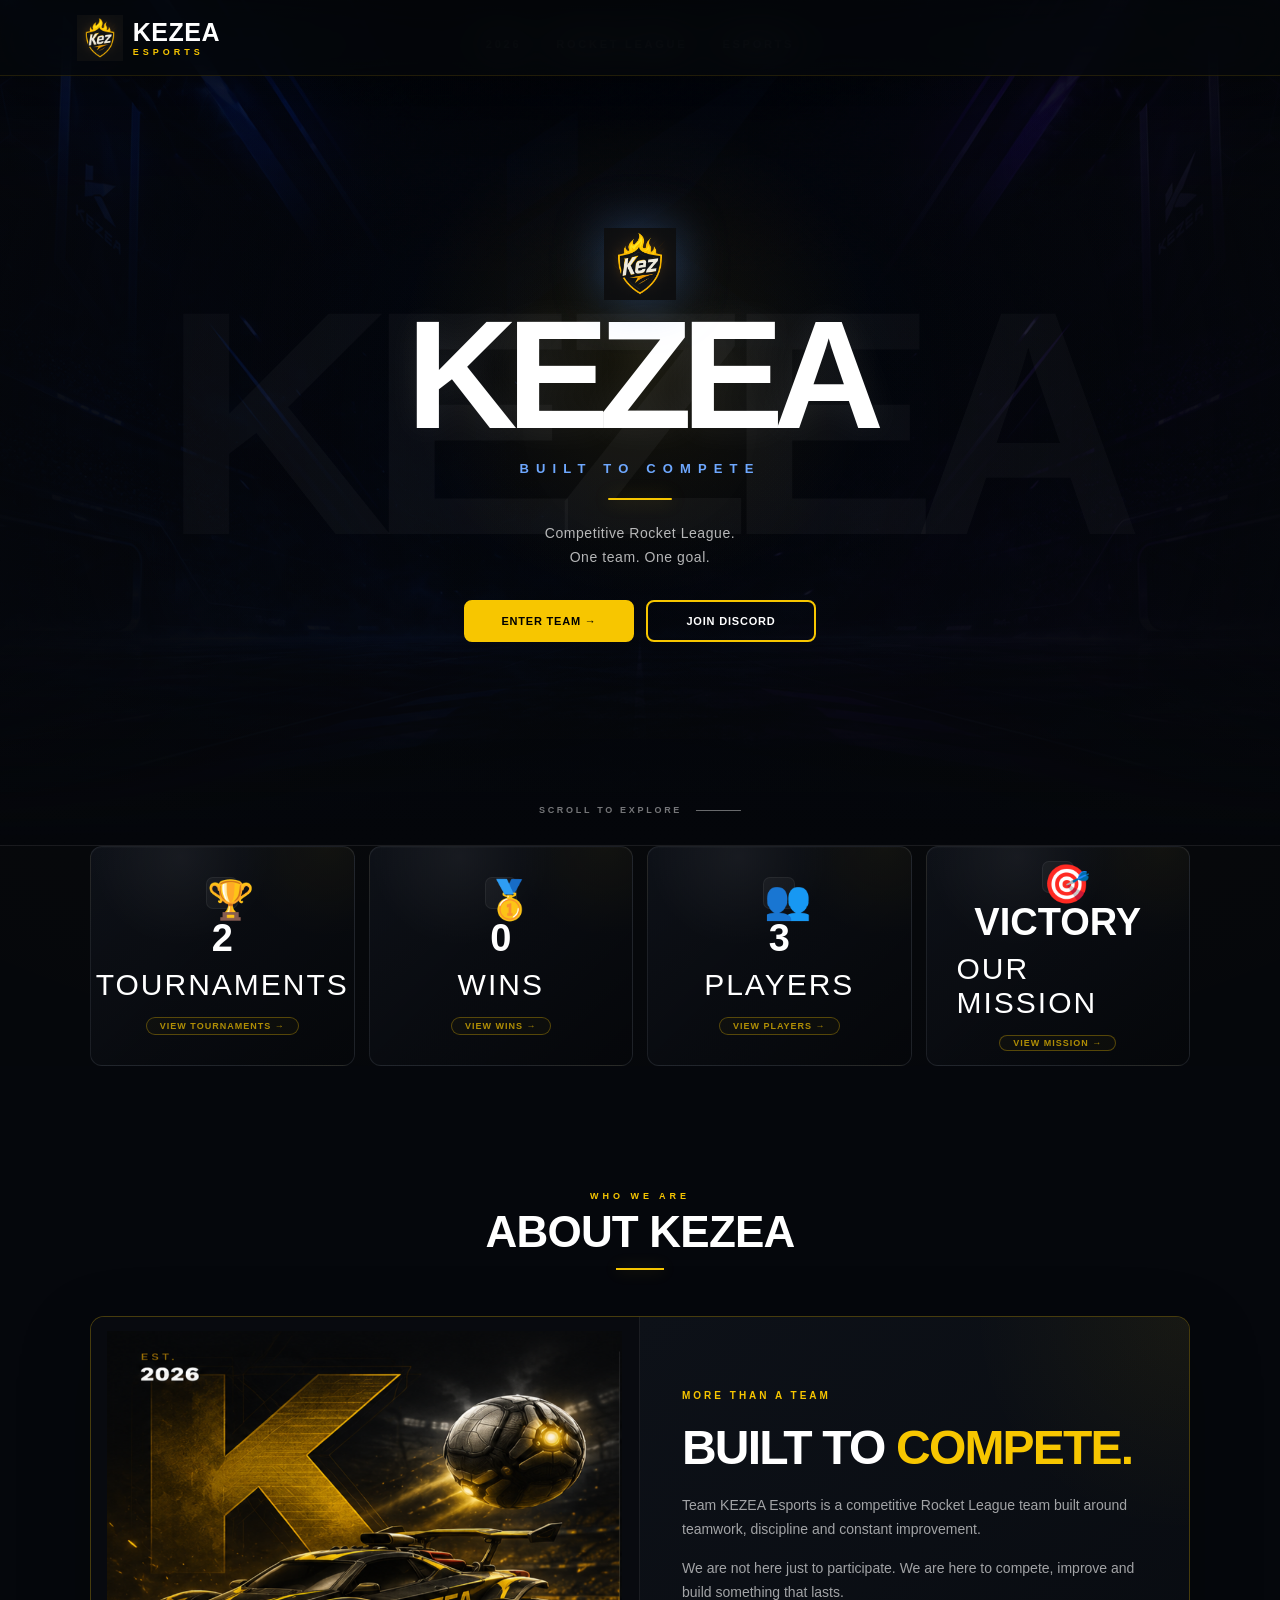
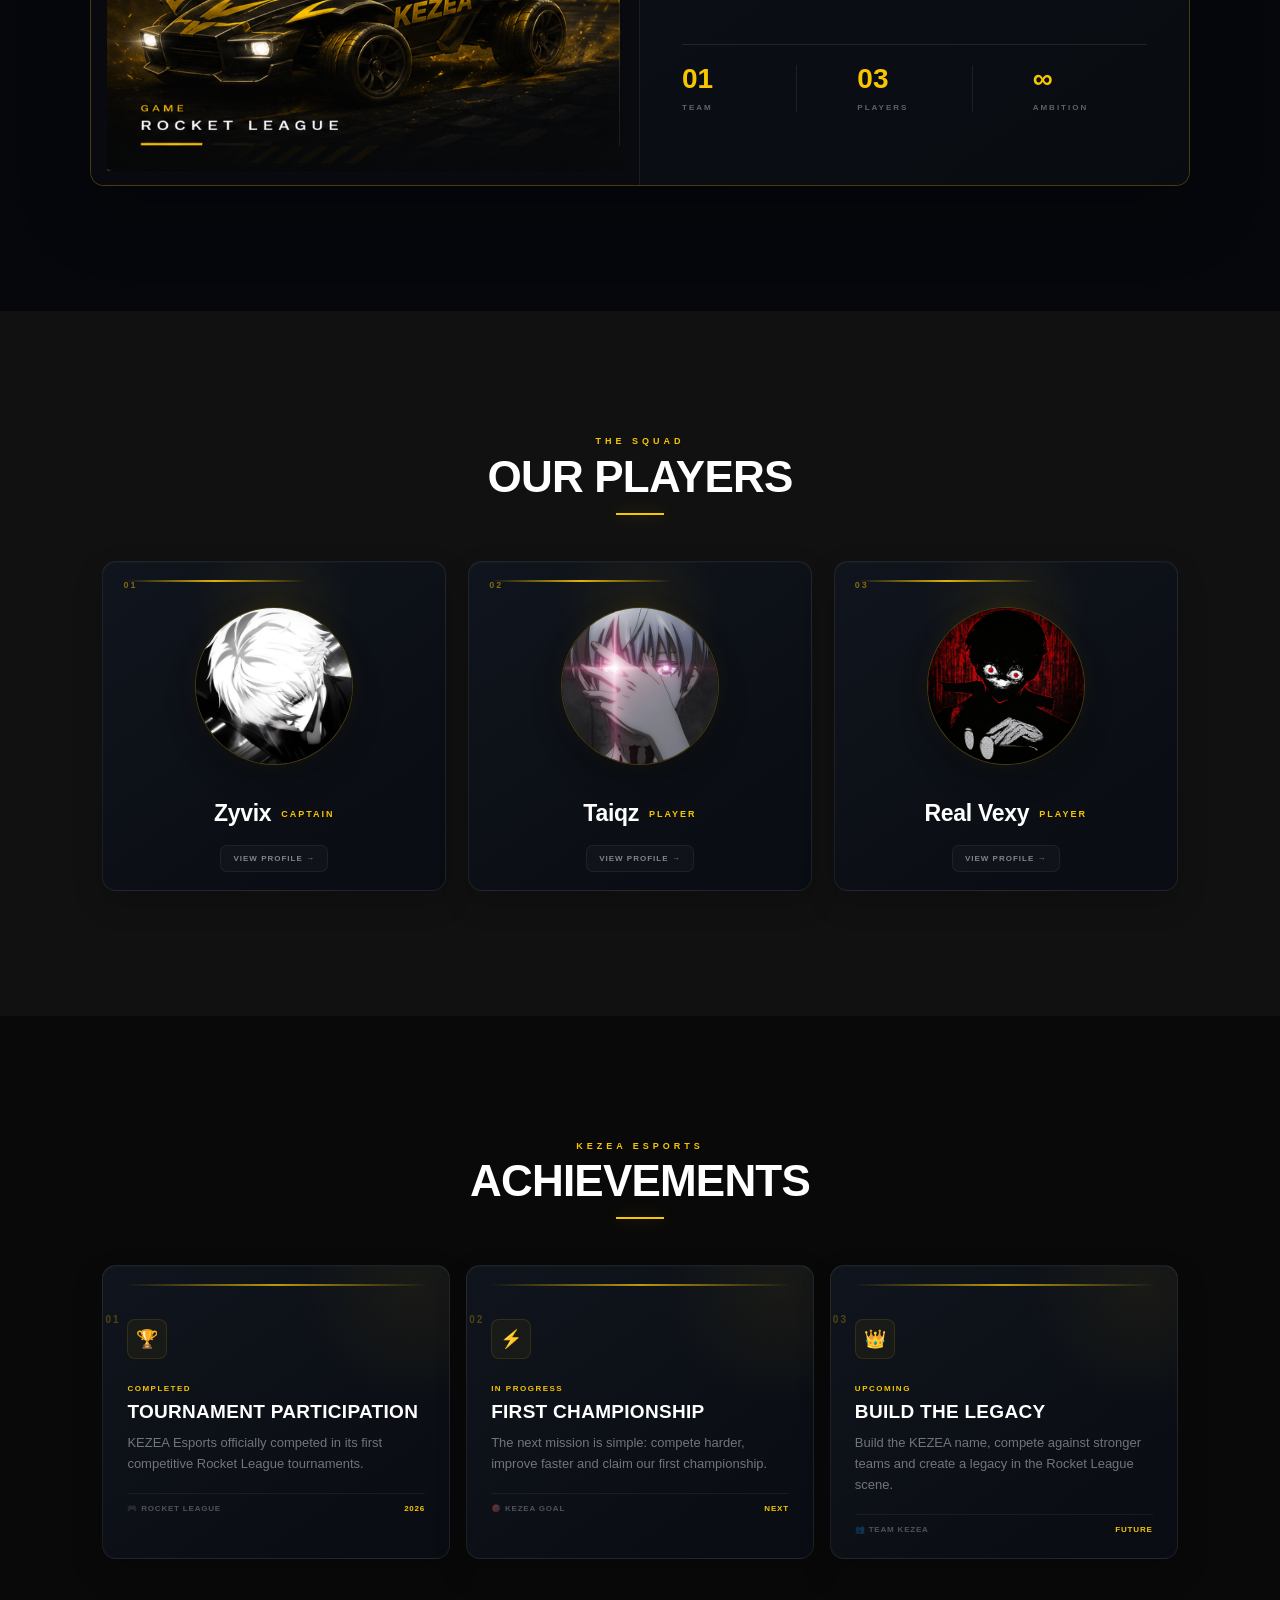
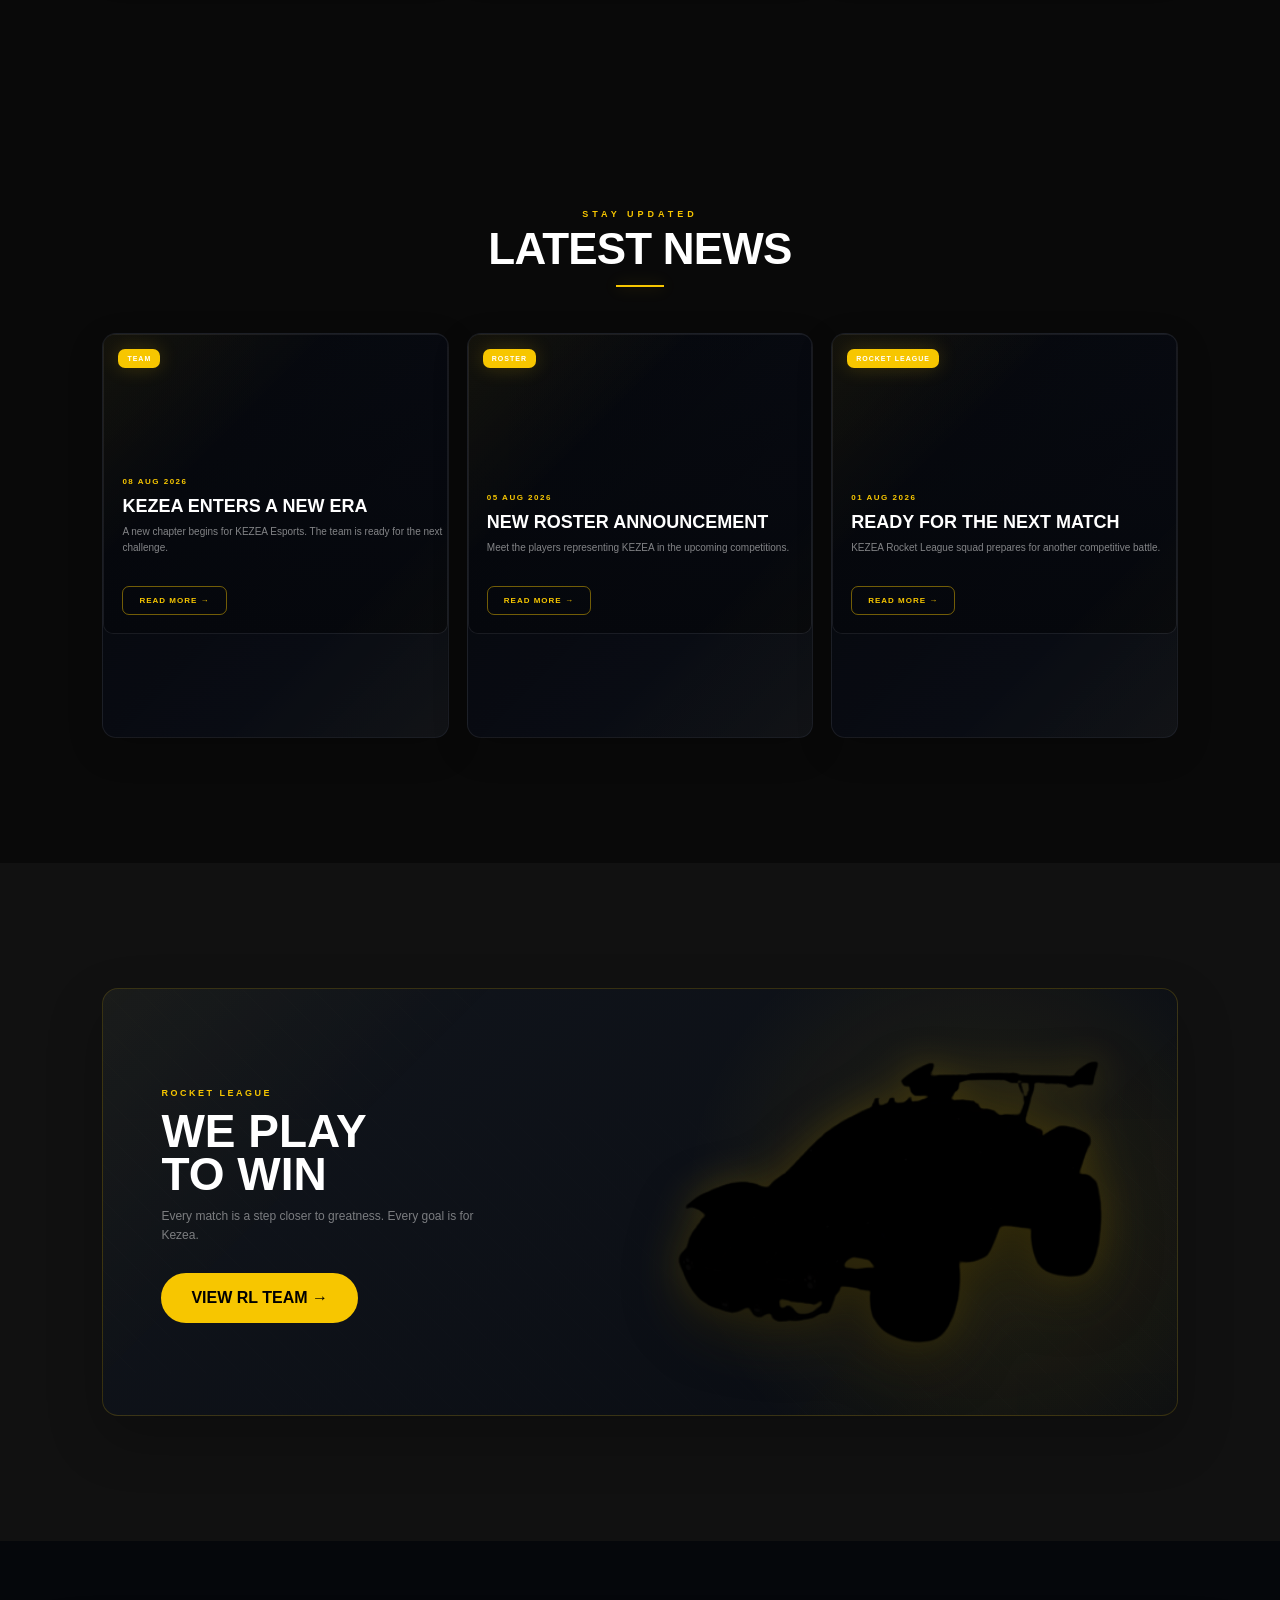
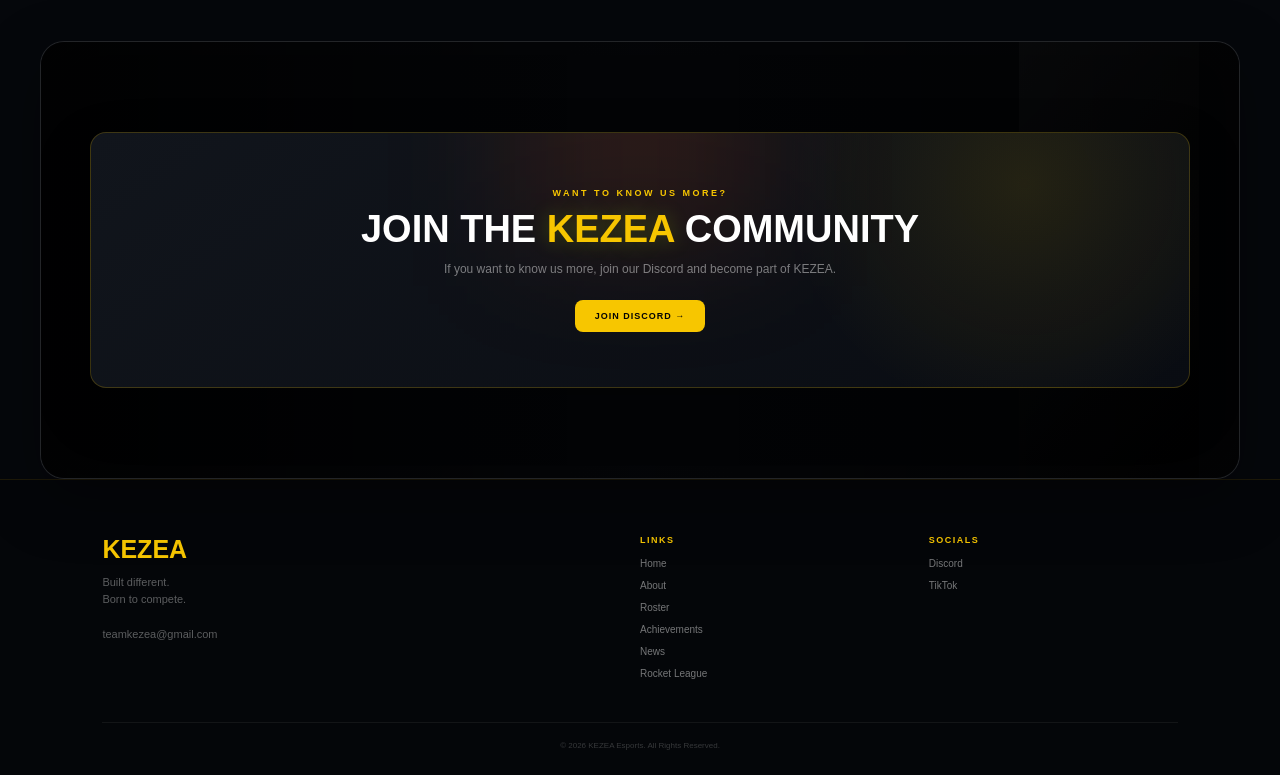
<file: index.html>
<!DOCTYPE html>
<html lang="en">

<head>

    <meta charset="UTF-8">

    <meta
        name="viewport"
        content="width=device-width, initial-scale=1.0"
    >

    <title>Team KEZEA | Rocket League Esports</title>


    <!-- =========================
         GOOGLE VERIFICATION
    ========================== -->

    <meta
        name="google-site-verification"
        content="HxjGGB0V_TbKgoSrfknSjcGnYt4F0NY1BSdPWhC2jM4"
    >


    <!-- =========================
         DESCRIPTION
    ========================== -->

    <meta
        name="description"
        content="Official website of Team KEZEA Esports, a competitive Rocket League team from Europe. Meet the KEZEA roster, follow tournaments, results and team updates."
    >


    <!-- =========================
         SOCIAL PREVIEW
    ========================== -->

    <meta
        property="og:title"
        content="Team KEZEA | Rocket League Esports"
    >

    <meta
        property="og:description"
        content="Official website of Team KEZEA Esports. Meet our Rocket League roster, follow tournaments, results and the latest KEZEA updates."
    >

    <meta
        property="og:image"
        content="https://teamkezea.github.io/kezea-website/logo.png"
    >

    <meta
        property="og:url"
        content="https://teamkezea.github.io/kezea-website/"
    >

    <meta
        property="og:type"
        content="website"
    >



    <!-- =========================
         SEO
    ========================== -->

    <link
        rel="canonical"
        href="https://teamkezea.github.io/kezea-website/"
    >

    <meta
        name="robots"
        content="index, follow"
    >

    <meta
        name="author"
        content="Team KEZEA Esports"
    >

    <meta
        name="keywords"
        content="Team KEZEA, KEZEA, KEZEA Esports, Rocket League Esports, Rocket League Team, European Esports Team"
    >

    <!-- =========================
         FAVICON
    ========================== -->

    <link
    rel="icon"
    type="image/png"
    sizes="96x96"
    href="favicon-96x96.png"
>


    <!-- =========================
         CSS
    ========================== -->

    <link
        rel="stylesheet"
        href="style.css"
    >

    <!-- Google tag (gtag.js) -->
<script async src="https://www.googletagmanager.com/gtag/js?id=G-BKXETE7ELY"></script>

<script>
  window.dataLayer = window.dataLayer || [];

  function gtag(){
    dataLayer.push(arguments);
  }

  gtag('js', new Date());

  gtag('config', 'G-BKXETE7ELY');
</script>
    

    <!-- Team KEZEA structured data -->
    <script type="application/ld+json">
    {
      "@context": "https://schema.org",
      "@type": "Organization",
      "name": "Team KEZEA",
      "alternateName": [
        "KEZEA",
        "KEZEA Esports"
      ],
      "url": "https://teamkezea.github.io/kezea-website/",
      "logo": "https://teamkezea.github.io/kezea-website/favicon-96x96.png",
      "description": "Team KEZEA is a competitive Rocket League esports team from Europe.",
      "sameAs": [
        "https://www.tiktok.com/@teamkezea0"
      ]
    }
    </script>

    <!-- =========================
     KEZEA SITE NAME SEO
========================== -->

<meta property="og:site_name" content="KEZEA Esports">

<script type="application/ld+json">
{
  "@context": "https://schema.org",
  "@type": "WebSite",
  "name": "KEZEA Esports",
  "alternateName": [
    "Team KEZEA",
    "KEZEA"
  ],
  "url": "https://teamkezea.github.io/kezea-website/"
}
</script>
    
</head>


<body>


<!-- ==================================================
     NAVBAR
================================================== -->

<nav class="navbar">

    <!-- LOGO -->
    <a href="#hero" class="logo">

        <div class="logo-symbol">
            <img src="logo.png" alt="KEZEA Logo">
        </div>

        <div class="logo-text">
            KEZEA
            <span>ESPORTS</span>
        </div>

    </a>


    <!-- PC NAVIGATION -->
    <ul class="desktop-nav">

        <li><a href="#hero">HOME</a></li>
        <li><a href="#about">ABOUT</a></li>
        <li><a href="#roster">ROSTER</a></li>
        <li><a href="#achievements">ACHIEVEMENTS</a></li>
        <li><a href="#rocket-league">ROCKET LEAGUE</a></li>
        <li><a href="#news">NEWS</a></li>

    </ul>




<!-- DARK OVERLAY -->

<div class="menu-overlay"></div>
    
    <button
        class="menu-toggle"
        aria-label="Open menu"
        type="button"
    >
        ☰
    </button>


    <!-- DISCORD -->

    <a
        class="discord-btn"
        href="https://discord.gg/qdnSGPNUKp"
        target="_blank"
        rel="noopener noreferrer"
    >
        JOIN DISCORD
    </a>

</nav>



<!-- ==================================================
     HERO
================================================== -->

<section
    id="hero"
    class="hero"
>


    <div class="hero-bg-title">
        KEZEA
    </div>


    <div class="hero-top">

        <span>
            2026
        </span>

        <span>
            ROCKET LEAGUE
        </span>

        <span>
            ESPORTS
        </span>

    </div>


    <div class="hero-center">


        <div class="hero-logo">

            <img
                src="logo.png"
                alt="KEZEA"
            >

        </div>


        <h1>
            KEZEA
        </h1>


        <div class="hero-subtitle">
            BUILT TO COMPETE
        </div>


        <div class="hero-line"></div>


        <p>
            Competitive Rocket League.
            <br>
            One team. One goal.
        </p>


        <div class="hero-buttons">

            <a
                href="#roster"
                class="btn"
            >
                ENTER TEAM →
            </a>


            <a
                href="https://discord.gg/qdnSGPNUKp"
                class="btn outline"
                target="_blank"
                rel="noopener noreferrer"
            >
                JOIN DISCORD
            </a>

        </div>

    </div>


    <div class="hero-bottom">

        <span>
            SCROLL TO EXPLORE
        </span>

        <span class="hero-scroll-line"></span>

    </div>

</section>



<!-- ==================================================
     STATS
================================================== -->

<section class="stats-section">

    <div class="stat-box">


        <!-- TOURNAMENTS -->

        <a
            href="tournaments.html"
            class="stat"
        >

            <span class="stat-icon">
                🏆
            </span>

            <h2>
                2
            </h2>

            <p>
                TOURNAMENTS
            </p>

            <span class="stat-link">
                VIEW TOURNAMENTS →
            </span>

        </a>


        <!-- WINS -->

        <a
            href="wins.html"
            class="stat"
        >

            <span class="stat-icon">
                🥇
            </span>

            <h2>
                0
            </h2>

            <p>
                WINS
            </p>

            <span class="stat-link">
                VIEW WINS →
            </span>

        </a>


        <!-- PLAYERS -->

        <a
            href="players.html"
            class="stat"
        >

            <span class="stat-icon">
                👥
            </span>

            <h2>
                3
            </h2>

            <p>
                PLAYERS
            </p>

            <span class="stat-link">
                VIEW PLAYERS →
            </span>

        </a>


        <!-- MISSION -->

        <a
            href="mission.html"
            class="stat"
        >

            <span class="stat-icon">
                🎯
            </span>

            <h2>
                VICTORY
            </h2>

            <p>
                OUR MISSION
            </p>

            <span class="stat-link">
                VIEW MISSION →
            </span>

        </a>

    </div>

</section>



<!-- ==================================================
     ABOUT
================================================== -->

<section
    id="about"
    class="about section"
>


    <div class="section-title">

        <span>
            WHO WE ARE
        </span>

        <h2>
            ABOUT KEZEA
        </h2>

        <div class="section-line"></div>

    </div>


    <div class="about-content">


        <!-- LEFT -->

        <div class="about-visual">

            <div class="about-big-text">
                K
            </div>


            <div class="about-info">

                <span>
                    EST.
                </span>

                <strong>
                    2026
                </strong>

            </div>


            <div class="about-info second">

                <span>
                    GAME
                </span>

                <strong>
                    ROCKET LEAGUE
                </strong>

            </div>

        </div>


        <!-- RIGHT -->

        <div class="about-text">

            <span class="about-label">
                MORE THAN A TEAM
            </span>


            <h3>
                BUILT TO
                <span>COMPETE.</span>
            </h3>


            <p>
                Team KEZEA Esports is a competitive Rocket League
                team built around teamwork, discipline and
                constant improvement.
            </p>


            <p>
                We are not here just to participate.
                We are here to compete, improve and build
                something that lasts.
            </p>


            <div class="about-stats">

                <div>
                    <strong>01</strong>
                    <span>TEAM</span>
                </div>

                <div>
                    <strong>03</strong>
                    <span>PLAYERS</span>
                </div>

                <div>
                    <strong>∞</strong>
                    <span>AMBITION</span>
                </div>

            </div>

        </div>

    </div>

</section>



<!-- ==================================================
     ROSTER
================================================== -->

<section
    id="roster"
    class="roster section"
>

    <div class="section-title">

        <span>
            THE SQUAD
        </span>

        <h2>
            OUR PLAYERS
        </h2>

        <div class="section-line"></div>

    </div>


    <div class="players">

        <!-- ZYVIX -->
        <a
            href="zyvix.html"
            class="player-card"
        >

            <span class="player-number">
                01
            </span>

            <div class="player-avatar">
                <img
                    src="Zyvix.png"
                    alt="Zyvix"
                >
            </div>

            <div class="player-info">

                <h3>
                    Zyvix
                </h3>

                <p>
                    CAPTAIN
                </p>

            </div>

            <span class="player-link">
                VIEW PROFILE →
            </span>

        </a>


        <!-- TAIQZ -->
        <a
            href="taiqz.html"
            class="player-card"
        >

            <span class="player-number">
                02
            </span>

            <div class="player-avatar">
                <img
                    src="taiqz.png"
                    alt="Taiqz"
                >
            </div>

            <div class="player-info">

                <h3>
                    Taiqz
                </h3>

                <p>
                    PLAYER
                </p>

            </div>

            <span class="player-link">
                VIEW PROFILE →
            </span>

        </a>


        <!-- REAL VEXY -->
        <a
            href="real-vexy.html"
            class="player-card"
        >

            <span class="player-number">
                03
            </span>

            <div class="player-avatar">
                <img
                    src="real-vexy.png"
                    alt="Real Vexy"
                >
            </div>

            <div class="player-info">

                <h3>
                     Real Vexy
                </h3>

                <p>
                    PLAYER
                </p>

            </div>

            <span class="player-link">
                VIEW PROFILE →
            </span>

        </a>

    </div>

</section>



<!-- ==================================================
     ACHIEVEMENTS
================================================== -->

<section
    id="achievements"
    class="achievements section"
>


    <div class="section-title">

        <span>
            KEZEA ESPORTS
        </span>

        <h2>
            ACHIEVEMENTS
        </h2>

        <div class="section-line"></div>

    </div>


    <div class="achievements-container">


        <!-- ACHIEVEMENT 01 -->

        <div class="achievement-card">

            <div class="achievement-number">
                01
            </div>


            <div class="achievement-icon">
                🏆
            </div>


            <div class="achievement-content">

                <span class="achievement-status">
                    COMPLETED
                </span>


                <h3>
                    TOURNAMENT PARTICIPATION
                </h3>


                <p>
                    KEZEA Esports officially competed
                    in its first competitive Rocket League
                    tournaments.
                </p>


                <div class="achievement-meta">

                    <span>
                        🎮 ROCKET LEAGUE
                    </span>

                    <span>
                        2026
                    </span>

                </div>

            </div>

        </div>



        <!-- ACHIEVEMENT 02 -->

        <div class="achievement-card">

            <div class="achievement-number">
                02
            </div>


            <div class="achievement-icon">
                ⚡
            </div>


            <div class="achievement-content">

                <span class="achievement-status active">
                    IN PROGRESS
                </span>


                <h3>
                    FIRST CHAMPIONSHIP
                </h3>


                <p>
                    The next mission is simple:
                    compete harder, improve faster
                    and claim our first championship.
                </p>


                <div class="achievement-meta">

                    <span>
                        🎯 KEZEA GOAL
                    </span>

                    <span>
                        NEXT
                    </span>

                </div>

            </div>

        </div>



        <!-- ACHIEVEMENT 03 -->

        <div class="achievement-card">

            <div class="achievement-number">
                03
            </div>


            <div class="achievement-icon">
                👑
            </div>


            <div class="achievement-content">

                <span class="achievement-status future">
                    UPCOMING
                </span>


                <h3>
                    BUILD THE LEGACY
                </h3>


                <p>
                    Build the KEZEA name, compete against
                    stronger teams and create a legacy
                    in the Rocket League scene.
                </p>


                <div class="achievement-meta">

                    <span>
                        👥 TEAM KEZEA
                    </span>

                    <span>
                        FUTURE
                    </span>

                </div>

            </div>

        </div>

    </div>

</section>



<!-- ==================================================
     NEWS
================================================== -->

<section
    id="news"
    class="news section"
>


    <div class="section-title">

        <span>
            STAY UPDATED
        </span>

        <h2>
            LATEST NEWS
        </h2>

        <div class="section-line"></div>

    </div>


    <div class="news-cards">


        <!-- NEWS 01 -->

        <article class="news-card featured">

            <div class="news-card-image news-bg-1">

                <span class="news-card-tag">
                    TEAM
                </span>


                <div class="news-card-overlay"></div>


                <div class="news-card-content">

                    <span class="news-card-date">
                        08 AUG 2026
                    </span>


                    <h3>
                        KEZEA ENTERS A NEW ERA
                    </h3>


                    <p>
                        A new chapter begins for KEZEA Esports.
                        The team is ready for the next challenge.
                    </p>


                    <a
                        href="news.html#new-era"
                        class="news-card-btn"
                    >
                        READ MORE →
                    </a>

                </div>

            </div>

        </article>



        <!-- NEWS 02 -->

        <article class="news-card">

            <div class="news-card-image news-bg-2">

                <span class="news-card-tag">
                    ROSTER
                </span>


                <div class="news-card-overlay"></div>


                <div class="news-card-content">

                    <span class="news-card-date">
                        05 AUG 2026
                    </span>


                    <h3>
                        NEW ROSTER ANNOUNCEMENT
                    </h3>


                    <p>
                        Meet the players representing KEZEA
                        in the upcoming competitions.
                    </p>


                    <a
                        href="news.html#roster-announcement"
                        class="news-card-btn"
                    >
                        READ MORE →
                    </a>

                </div>

            </div>

        </article>



        <!-- NEWS 03 -->

        <article class="news-card">

            <div class="news-card-image news-bg-3">

                <span class="news-card-tag">
                    ROCKET LEAGUE
                </span>


                <div class="news-card-overlay"></div>


                <div class="news-card-content">

                    <span class="news-card-date">
                        01 AUG 2026
                    </span>


                    <h3>
                        READY FOR THE NEXT MATCH
                    </h3>


                    <p>
                        KEZEA Rocket League squad prepares
                        for another competitive battle.
                    </p>


                    <a
                        href="news.html#next-match"
                        class="news-card-btn"
                    >
                        READ MORE →
                    </a>

                </div>

            </div>

        </article>

    </div>

</section>



<!-- ==================================================
     ROCKET LEAGUE
================================================== -->

<section
    id="rocket-league"
    class="rocket-league section"
>


    <div class="rocket-container">


        <div class="rocket-text">

            <span>
                ROCKET LEAGUE
            </span>


            <h2>
                WE PLAY
                <br>
                TO WIN
            </h2>


            <p>
                Every match is a step closer to greatness.
                Every goal is for Kezea.
            </p>


            <a
                href="#roster"
                class="btn"
            >
                VIEW RL TEAM →
            </a>

        </div>


        <div class="rocket-car">

            <img
                src="care.png"
                alt="Rocket League Car"
            >

        </div>

    </div>

</section>



<!-- ==================================================
     DISCORD CTA
================================================== -->

<section class="discord-cta">


    <div class="discord-cta-content">

        <span class="discord-cta-small">
            WANT TO KNOW US MORE?
        </span>


        <h2>
            JOIN THE
            <span>KEZEA</span>
            COMMUNITY
        </h2>


        <p>
            If you want to know us more,
            join our Discord and become part of KEZEA.
        </p>


        <a
            href="https://discord.gg/qdnSGPNUKp"
            class="discord-cta-btn"
            target="_blank"
            rel="noopener noreferrer"
        >
            JOIN DISCORD →
        </a>

    </div>

</section>



<!-- ==================================================
     FOOTER
================================================== -->

<footer>


    <div class="footer-grid">


        <!-- BRAND -->

        <div>

            <h2 class="footer-logo">
                KEZEA
            </h2>


            <p>
                Built different.
                <br>
                Born to compete.
                <br>
                <br>
                teamkezea@gmail.com
            </p>

        </div>



        <!-- LINKS -->

        <div>

            <h3>
                LINKS
            </h3>


            <a href="#hero">
                Home
            </a>


            <a href="#about">
                About
            </a>


            <a href="#roster">
                Roster
            </a>


            <a href="#achievements">
                Achievements
            </a>


            <a href="#news">
                News
            </a>


            <a href="#rocket-league">
                Rocket League
            </a>

        </div>



        <!-- SOCIALS -->

        <div>

            <h3>
                SOCIALS
            </h3>


            <a
                href="https://discord.gg/qdnSGPNUKp"
                target="_blank"
                rel="noopener noreferrer"
            >
                Discord
            </a>


            <a
                href="https://www.tiktok.com/@teamkezea0"
                target="_blank"
                rel="noopener noreferrer"
            >
                TikTok
            </a>

        </div>

    </div>


    <div class="copyright">

        © 2026 KEZEA Esports.
        All Rights Reserved.

    </div>

</footer>



<!-- ==================================================
     JAVASCRIPT
================================================== -->

<script>


/* =========================
   SCROLL REVEAL
========================= */

document.addEventListener("DOMContentLoaded", function () {


    const elements = document.querySelectorAll(
        ".section-title, .stat, .about-visual, .about-text, .player-card, .achievement-card, .news-card, .rocket-text, .rocket-car, .discord-cta-content"
    );


    const observer = new IntersectionObserver(
        function (entries) {

            entries.forEach(function (entry) {

                if (entry.isIntersecting) {

                    entry.target.classList.add(
                        "show-on-scroll"
                    );

                    observer.unobserve(
                        entry.target
                    );

                }

            });

        },
        {
            threshold: 0.15
        }
    );


    elements.forEach(function (element) {

        observer.observe(element);

    });


});



/* =========================
   MOBILE MENU
========================= */

document.addEventListener("DOMContentLoaded", function () {


    const menuButton =
        document.querySelector(".menu-toggle");


    const menu =
        document.querySelector(".navbar > ul");


    const menuLinks =
        document.querySelectorAll(
            ".navbar > ul a"
        );


    if (!menuButton || !menu) {
        return;
    }


    menuButton.addEventListener(
        "click",
        function () {

            menu.classList.toggle(
                "mobile-open"
            );


            const isOpen =
                menu.classList.contains(
                    "mobile-open"
                );


            menuButton.textContent =
                isOpen ? "✕" : "☰";


            menuButton.setAttribute(
                "aria-label",
                isOpen
                    ? "Close menu"
                    : "Open menu"
            );

        }
    );


    menuLinks.forEach(function (link) {

        link.addEventListener(
            "click",
            function () {

                menu.classList.remove(
                    "mobile-open"
                );


                menuButton.textContent =
                    "☰";


                menuButton.setAttribute(
                    "aria-label",
                    "Open menu"
                );

            }
        );

    });


});


</script>


</body>

</html>
</file>
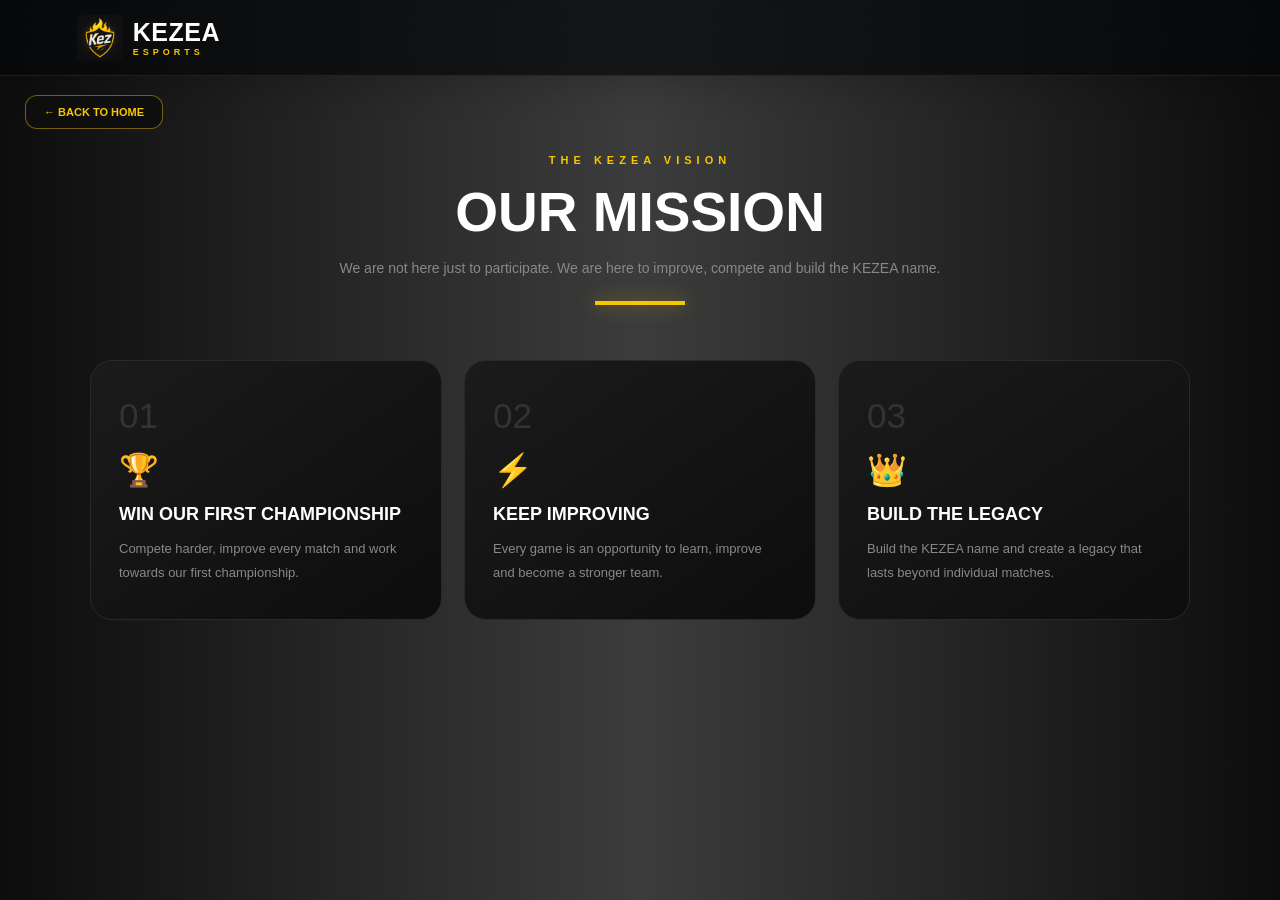
<file: mission.html>
<!DOCTYPE html>
<html lang="en">

<head>

    <meta charset="UTF-8">

    <meta
        name="viewport"
        content="width=device-width, initial-scale=1.0"
    >

    <title>KEZEA | Our Mission</title>

    <link
        rel="icon"
        type="image/png"
        href="logo.png"
    >

    <link
        rel="stylesheet"
        href="style.css"
    >

</head>


<body class="details-body">


<header>

    <nav class="navbar">

        <a href="index.html" class="logo">

            <div class="logo-symbol">

                <img
                    src="logo.png"
                    alt="KEZEA Logo"
                >

            </div>

            <div>
                KEZEA
                <span>ESPORTS</span>
            </div>

        </a>

        <a
            href="index.html"
            class="discord-btn"
        >
            HOME
        </a>

    </nav>

</header>


<a
    href="index.html"
    class="details-back"
>
    ← BACK TO HOME
</a>


<main class="details-page">


    <div class="details-header">

        <span>THE KEZEA VISION</span>

        <h1>OUR MISSION</h1>

        <p>
            We are not here just to participate.
            We are here to improve, compete and build
            the KEZEA name.
        </p>

        <div class="details-line"></div>

    </div>


    <div class="mission-grid">


        <!-- MISSION 01 -->

        <article class="mission-card">

            <div class="mission-card-number">
                01
            </div>

            <div class="mission-card-icon">
                🏆
            </div>

            <h2>
                WIN OUR FIRST CHAMPIONSHIP
            </h2>

            <p>
                Compete harder, improve every match
                and work towards our first championship.
            </p>

        </article>


        <!-- MISSION 02 -->

        <article class="mission-card">

            <div class="mission-card-number">
                02
            </div>

            <div class="mission-card-icon">
                ⚡
            </div>

            <h2>
                KEEP IMPROVING
            </h2>

            <p>
                Every game is an opportunity to learn,
                improve and become a stronger team.
            </p>

        </article>


        <!-- MISSION 03 -->

        <article class="mission-card">

            <div class="mission-card-number">
                03
            </div>

            <div class="mission-card-icon">
                👑
            </div>

            <h2>
                BUILD THE LEGACY
            </h2>

            <p>
                Build the KEZEA name and create a legacy
                that lasts beyond individual matches.
            </p>

        </article>


    </div>

</main>

</body>

</html>
</file>
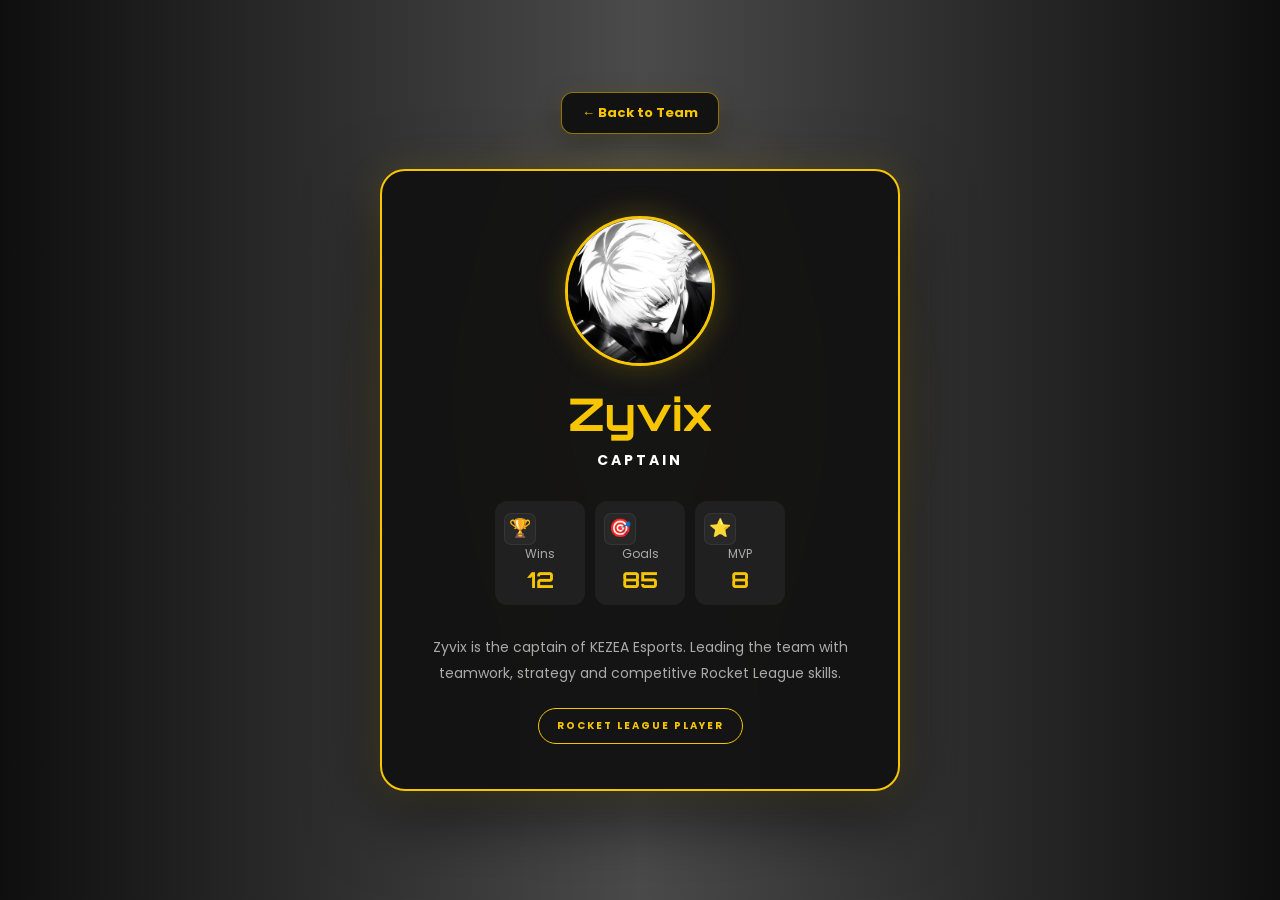
<file: player.html>
<!DOCTYPE html>
<html lang="en">

<head>

    <meta charset="UTF-8">

    <meta
        name="viewport"
        content="width=device-width, initial-scale=1.0"
    >

    <title>Zyvix | KEZEA Esports</title>

    <meta
        name="description"
        content="Zyvix - Captain of KEZEA Esports and competitive Rocket League player."
    >

    <link
        rel="stylesheet"
        href="style.css?v=2"
    >

    <link
        rel="icon"
        type="image/png"
        href="Zyvix.png"
    >

    <link rel="preconnect" href="https://fonts.googleapis.com">
    <link rel="preconnect" href="https://fonts.gstatic.com" crossorigin>

    <link
        href="https://fonts.googleapis.com/css2?family=Orbitron:wght@400;600;700;800&family=Poppins:wght@300;400;500;600;700&display=swap"
        rel="stylesheet"
    >

</head>


<body class="player-body">


    <!-- BACK BUTTON -->

    <a
        href="index.html"
        class="back-btn"
    >
        ← Back to Team
    </a>



    <!-- PLAYER PAGE -->

    <main class="player-page">

        <div class="player-profile">


            <!-- PLAYER LOGO -->

            <img
                src="Zyvix.png"
                alt="Zyvix"
                class="player-image"
            >


            <!-- NAME -->

            <h1>
                Zyvix
            </h1>


            <!-- ROLE -->

            <h3>
                CAPTAIN
            </h3>



            <!-- STATS -->

            <div class="player-info">


                <div>

                    <span class="stat-icon">
                        🏆
                    </span>

                    <span>
                        Wins
                    </span>

                    <b>
                        12
                    </b>

                </div>


                <div>

                    <span class="stat-icon">
                        🎯
                    </span>

                    <span>
                        Goals
                    </span>

                    <b>
                        85
                    </b>

                </div>


                <div>

                    <span class="stat-icon">
                        ⭐
                    </span>

                    <span>
                        MVP
                    </span>

                    <b>
                        8
                    </b>

                </div>


            </div>



            <!-- BIO -->

            <p>
                Zyvix is the captain of KEZEA Esports.
                Leading the team with teamwork,
                strategy and competitive Rocket League skills.
            </p>



            <!-- ROLE LABEL -->

            <div class="player-role">
                ROCKET LEAGUE PLAYER
            </div>


        </div>

    </main>


</body>

</html>
</file>
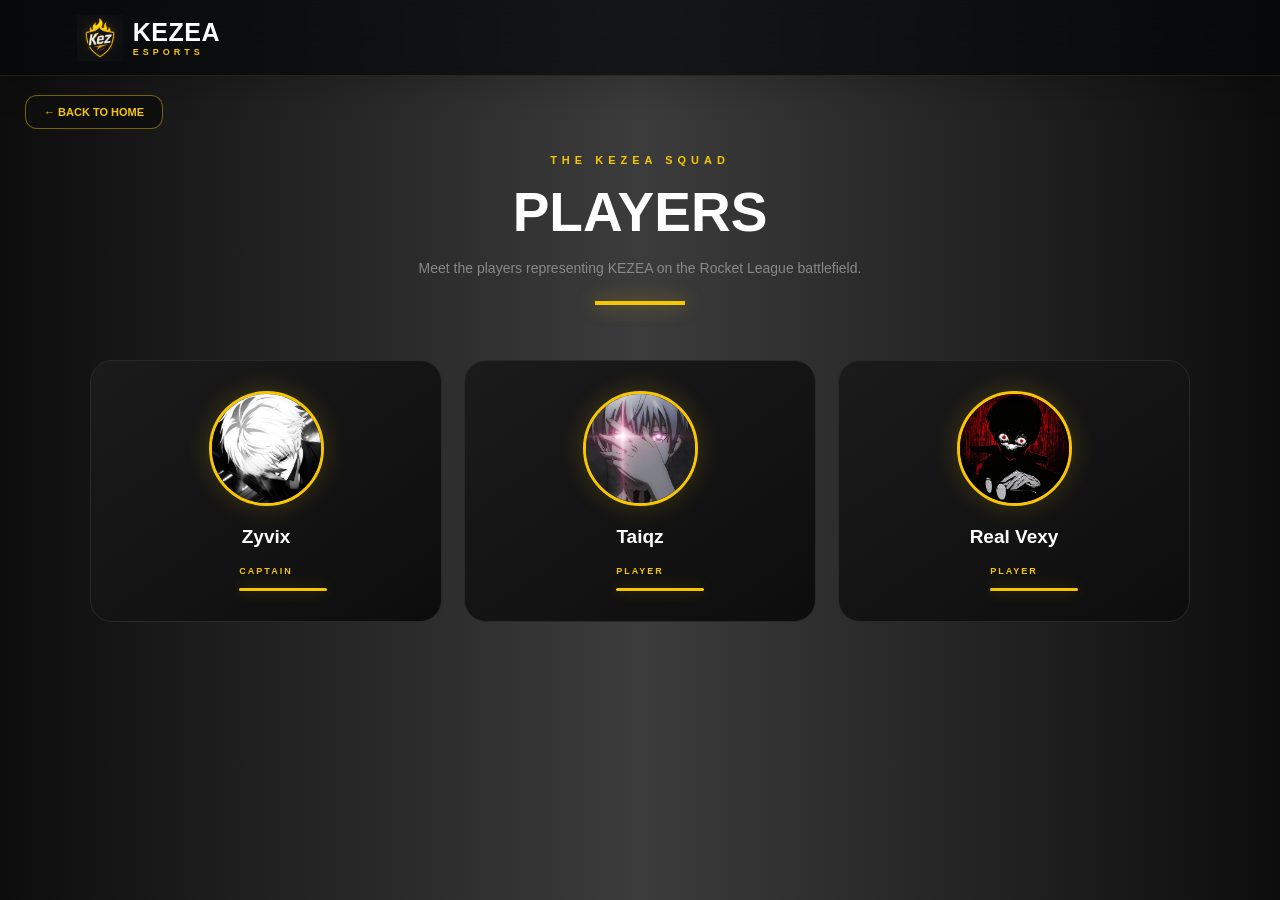
<file: players.html>
<!DOCTYPE html>
<html lang="en">

<head>

    <meta charset="UTF-8">

    <meta name="viewport" content="width=device-width, initial-scale=1.0">

    <title>KEZEA | Players</title>

    <link rel="icon" type="image/png" href="logo.png">

    <link rel="stylesheet" href="style.css">

</head>


<body class="details-body">


<header>

    <nav class="navbar">

        <a href="index.html" class="logo">

            <div class="logo-symbol">

                <img src="logo.png" alt="KEZEA Logo">

            </div>

            <div>
                KEZEA
                <span>ESPORTS</span>
            </div>

        </a>

        <a href="index.html" class="discord-btn">
            HOME
        </a>

    </nav>

</header>


<a href="index.html" class="details-back">
    ← BACK TO HOME
</a>


<main class="details-page">


    <div class="details-header">

        <span>THE KEZEA SQUAD</span>

        <h1>PLAYERS</h1>

        <p>
            Meet the players representing KEZEA
            on the Rocket League battlefield.
        </p>

        <div class="details-line"></div>

    </div>


    <div class="player-list">


        <!-- ZYVIX -->

        <a
            href="zyvix.html"
            class="detail-card detail-player"
        >

            <img
                src="Zyvix.png"
                alt="Zyvix"
            >

            <h2>
                Zyvix
            </h2>

            <span class="role">
                CAPTAIN
            </span>

        </a>


        <!-- TAIQZ -->

        <a
            href="taiqz.html"
            class="detail-card detail-player"
        >

            <img
                src="taiqz.png"
                alt="Taiqz"
            >

            <h2>
                Taiqz
            </h2>

            <span class="role">
                PLAYER
            </span>

        </a>


        <!-- REAL VEXY -->

        <a
            href="real-vexy.html"
            class="detail-card detail-player"
        >

            <img
                src="real-vexy.png"
                alt="Real Vexy"
            >

            <h2>
                Real Vexy
            </h2>

            <span class="role">
                PLAYER
            </span>

        </a>


    </div>

</main>

</body>

</html>
</file>
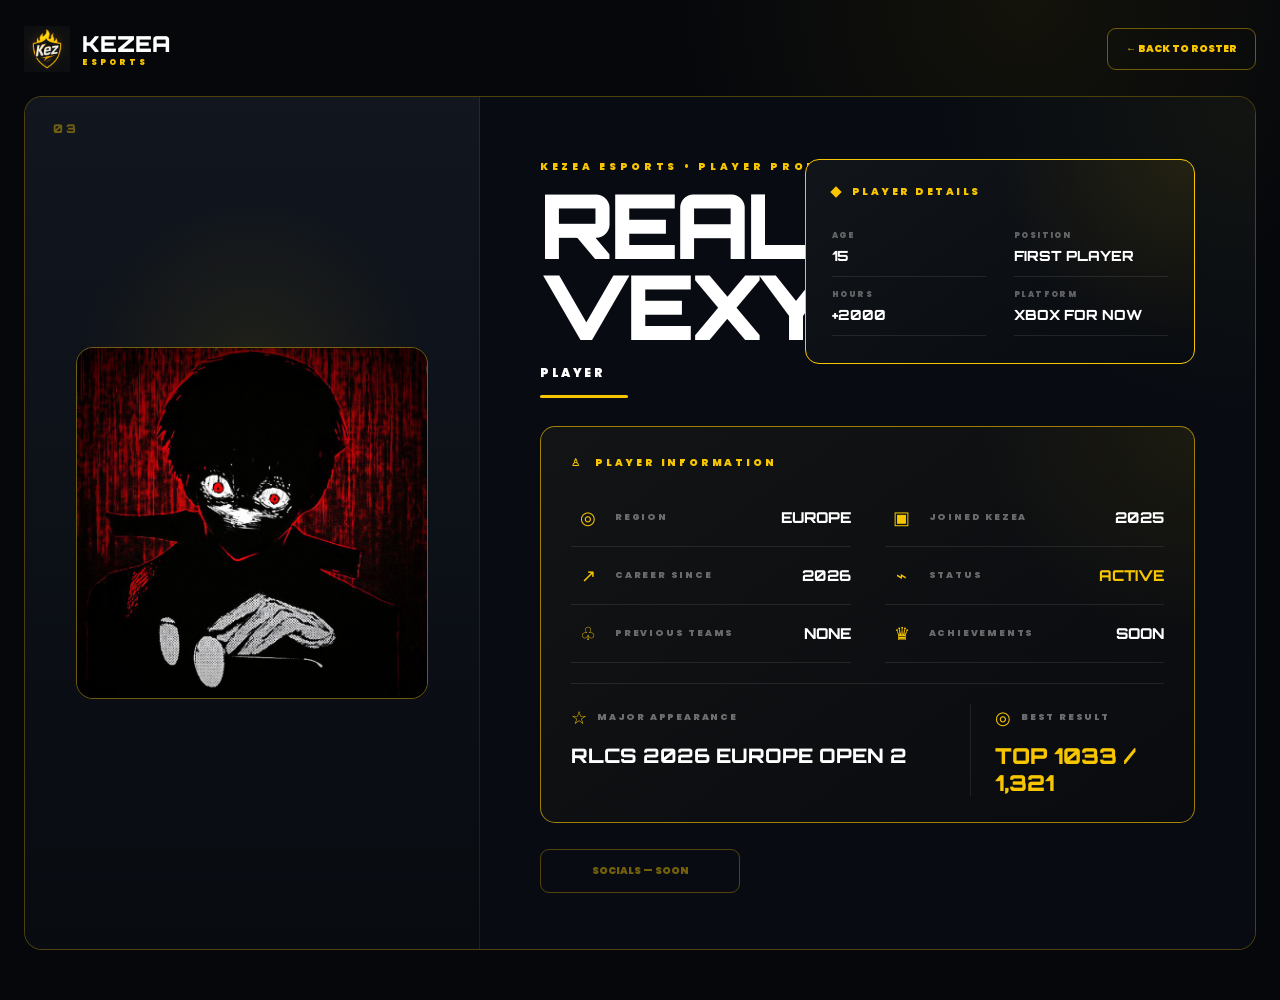
<file: real-vexy.html>
<!doctype html>
<html lang="en">
<head>
<meta charset="utf-8">
<meta name="viewport" content="width=device-width,initial-scale=1">
<title>Real Vexy | KEZEA Esports</title>
<link rel="icon" href="logo.png">
<link rel="stylesheet" href="player.css">
</head>
<body>
<main class="page">

<div class="topbar">
  <a class="brand" href="index.html#hero">
    <img src="logo.png" alt="KEZEA Logo">
    <div>KEZEA<small>ESPORTS</small></div>
  </a>
  <a class="back" href="index.html#roster">← BACK TO ROSTER</a>
</div>

<section class="profile">

  <div class="visual">
    <div class="number">03</div>
    <div class="photo">
      <img src="real-vexy.png" alt="Real Vexy">
    </div>
  </div>

  <div class="content">

    <div class="player-header">

      <div class="player-heading">
        <div class="kicker">KEZEA ESPORTS • PLAYER PROFILE</div>
        <h1 class="name">REAL VEXY</h1>
        <div class="role">PLAYER</div>
      </div>

      <div class="general-card">
        <div class="general-card-title">PLAYER DETAILS</div>

        <div class="general-card-grid">
          <div class="general-item">
            <span>AGE</span>
            <strong>15</strong>
          </div>

          <div class="general-item">
            <span>POSITION</span>
            <strong>FIRST PLAYER</strong>
          </div>

          <div class="general-item">
            <span>HOURS</span>
            <strong>+2000</strong>
          </div>

          <div class="general-item">
            <span>PLATFORM</span>
            <strong>XBOX FOR NOW</strong>
          </div>
        </div>
      </div>

    </div>

    <div class="info-card">

      <div class="card-title">
        <span>♙</span>
        PLAYER INFORMATION
      </div>

      <div class="info-list">

        <div class="info-line">
          <span class="info-icon">◎</span>
          <span class="label">REGION</span>
          <span class="value">EUROPE</span>
        </div>

        <div class="info-line">
          <span class="info-icon">▣</span>
          <span class="label">JOINED KEZEA</span>
          <span class="value">2025</span>
        </div>

        <div class="info-line">
          <span class="info-icon">↗</span>
          <span class="label">CAREER SINCE</span>
          <span class="value">2026</span>
        </div>

        <div class="info-line">
          <span class="info-icon">⌁</span>
          <span class="label">STATUS</span>
          <span class="value gold">ACTIVE</span>
        </div>

        <div class="info-line">
          <span class="info-icon">♧</span>
          <span class="label">PREVIOUS TEAMS</span>
          <span class="value">NONE</span>
        </div>

        <div class="info-line">
          <span class="info-icon">♛</span>
          <span class="label">ACHIEVEMENTS</span>
          <span class="value">SOON</span>
        </div>

      </div>

      <div class="career-box">

        <div class="career-col">
          <div class="career-head">
            <span class="career-icon">☆</span>
            <span class="career-label">MAJOR APPEARANCE</span>
          </div>
          <div class="event-name">RLCS 2026 EUROPE OPEN 2</div>
        </div>

        <div class="career-col">
          <div class="career-head">
            <span class="career-icon">◎</span>
            <span class="career-label">BEST RESULT</span>
          </div>
          <div class="result">TOP 1033 / 1,321</div>
        </div>

      </div>
    </div>

    <div class="actions">
      <span class="social" style="opacity:.45; pointer-events:none;">
        SOCIALS — SOON
      </span>
    </div>

  </div>

</section>
</main>
</body>
</html>
</file>
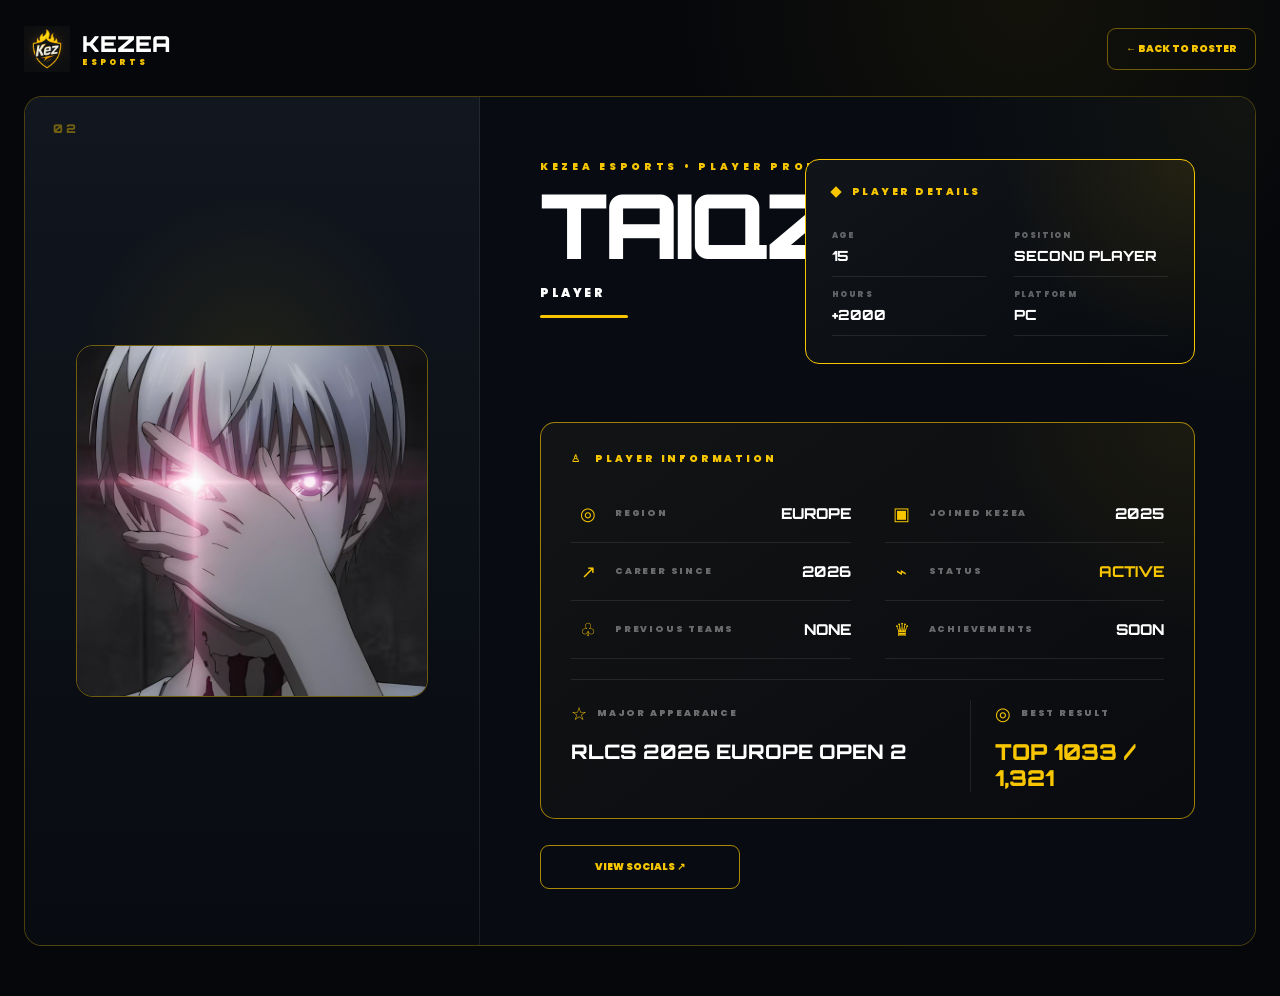
<file: taiqz.html>
<!doctype html>
<html lang="en">
<head>
<meta charset="utf-8">
<meta name="viewport" content="width=device-width,initial-scale=1">
<title>Taiqz | KEZEA Esports</title>
<link rel="icon" href="logo.png">
<link rel="stylesheet" href="player.css">
</head>
<body>
<main class="page">

<div class="topbar">
  <a class="brand" href="index.html#hero">
    <img src="logo.png" alt="KEZEA Logo">
    <div>KEZEA<small>ESPORTS</small></div>
  </a>
  <a class="back" href="index.html#roster">← BACK TO ROSTER</a>
</div>

<section class="profile">

  <div class="visual">
    <div class="number">02</div>
    <div class="photo">
      <img src="taiqz.png" alt="Taiqz">
    </div>
  </div>

  <div class="content">

    <div class="player-header">

      <div class="player-heading">
        <div class="kicker">KEZEA ESPORTS • PLAYER PROFILE</div>
        <h1 class="name">TAIQZ</h1>
        <div class="role">PLAYER</div>
      </div>

      <div class="general-card">
        <div class="general-card-title">PLAYER DETAILS</div>

        <div class="general-card-grid">
          <div class="general-item">
            <span>AGE</span>
            <strong>15</strong>
          </div>

          <div class="general-item">
            <span>POSITION</span>
            <strong>SECOND PLAYER</strong>
          </div>

          <div class="general-item">
            <span>HOURS</span>
            <strong>+2000</strong>
          </div>

          <div class="general-item">
            <span>PLATFORM</span>
            <strong>PC</strong>
          </div>
        </div>
      </div>

    </div>

    <div class="info-card">

      <div class="card-title">
        <span>♙</span>
        PLAYER INFORMATION
      </div>

      <div class="info-list">

        <div class="info-line">
          <span class="info-icon">◎</span>
          <span class="label">REGION</span>
          <span class="value">EUROPE</span>
        </div>

        <div class="info-line">
          <span class="info-icon">▣</span>
          <span class="label">JOINED KEZEA</span>
          <span class="value">2025</span>
        </div>

        <div class="info-line">
          <span class="info-icon">↗</span>
          <span class="label">CAREER SINCE</span>
          <span class="value">2026</span>
        </div>

        <div class="info-line">
          <span class="info-icon">⌁</span>
          <span class="label">STATUS</span>
          <span class="value gold">ACTIVE</span>
        </div>

        <div class="info-line">
          <span class="info-icon">♧</span>
          <span class="label">PREVIOUS TEAMS</span>
          <span class="value">NONE</span>
        </div>

        <div class="info-line">
          <span class="info-icon">♛</span>
          <span class="label">ACHIEVEMENTS</span>
          <span class="value">SOON</span>
        </div>

      </div>

      <div class="career-box">

        <div class="career-col">
          <div class="career-head">
            <span class="career-icon">☆</span>
            <span class="career-label">MAJOR APPEARANCE</span>
          </div>
          <div class="event-name">RLCS 2026 EUROPE OPEN 2</div>
        </div>

        <div class="career-col">
          <div class="career-head">
            <span class="career-icon">◎</span>
            <span class="career-label">BEST RESULT</span>
          </div>
          <div class="result">TOP 1033 / 1,321</div>
        </div>

      </div>
    </div>

    <div class="actions">
      <a class="social" href="https://linktr.ee/taiqz" target="_blank" rel="noopener noreferrer">
        VIEW SOCIALS ↗
      </a>
    </div>

  </div>

</section>
</main>
</body>
</html>
</file>
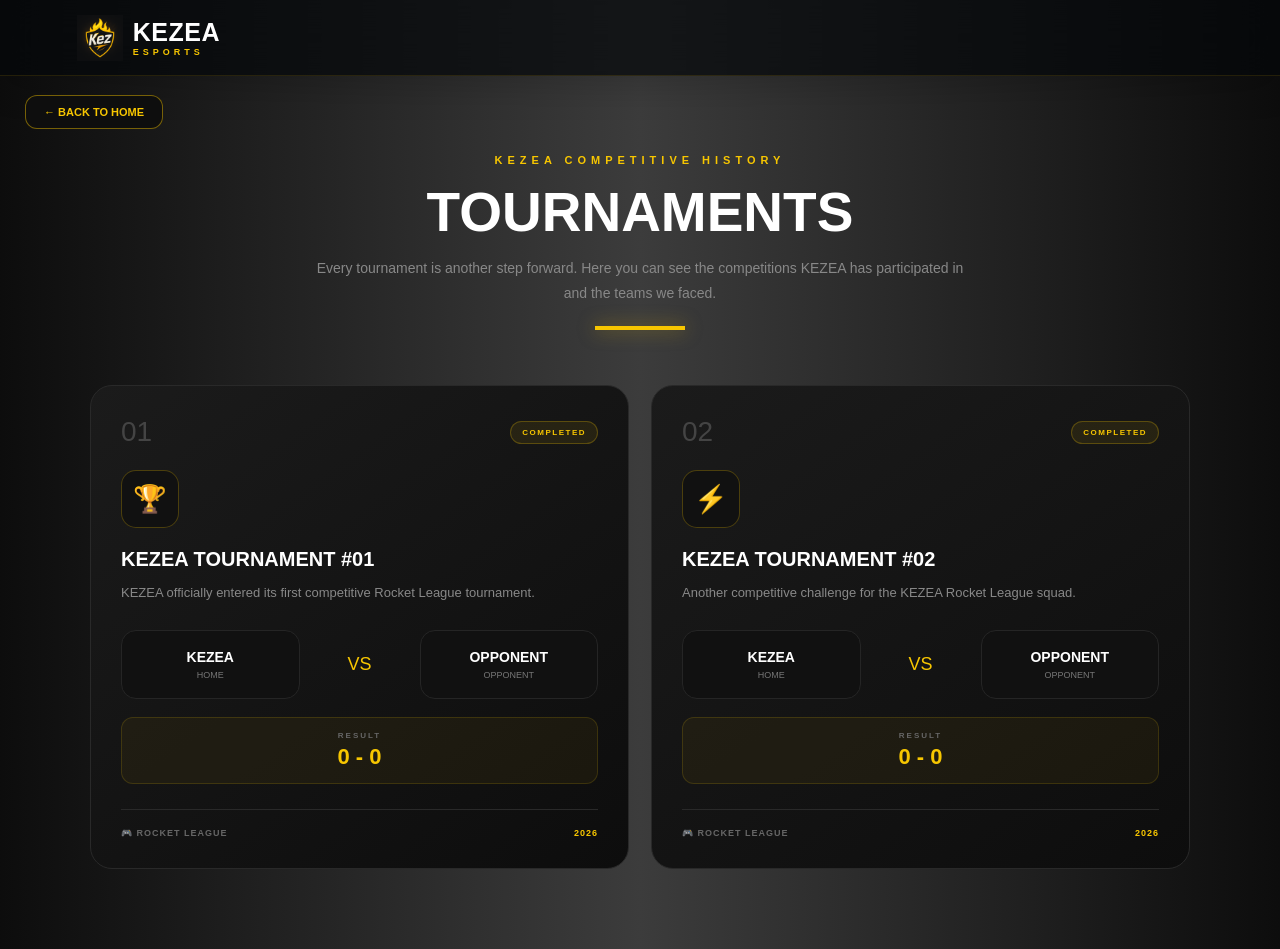
<file: tournaments.html>
<!DOCTYPE html>
<html lang="en">

<head>

    <meta charset="UTF-8">

    <meta
        name="viewport"
        content="width=device-width, initial-scale=1.0"
    >

    <title>KEZEA | Tournaments</title>

    <link
        rel="icon"
        type="image/png"
        href="logo.png"
    >

    <link
        rel="stylesheet"
        href="style.css"
    >

</head>


<body class="details-body">


<header>

    <nav class="navbar">

        <a href="index.html" class="logo">

            <div class="logo-symbol">

                <img
                    src="logo.png"
                    alt="KEZEA Logo"
                >

            </div>

            <div>
                KEZEA
                <span>ESPORTS</span>
            </div>

        </a>

        <a
            href="index.html"
            class="discord-btn"
        >
            HOME
        </a>

    </nav>

</header>


<a
    href="index.html"
    class="details-back"
>
    ← BACK TO HOME
</a>


<main class="details-page">


    <div class="details-header">

        <span>KEZEA COMPETITIVE HISTORY</span>

        <h1>TOURNAMENTS</h1>

        <p>
            Every tournament is another step forward.
            Here you can see the competitions KEZEA
            has participated in and the teams we faced.
        </p>

        <div class="details-line"></div>

    </div>


    <div class="details-grid">


        <!-- TOURNAMENT 01 -->

        <article class="detail-card">

            <div class="detail-top">

                <span class="detail-number">
                    01
                </span>

                <span class="detail-status">
                    COMPLETED
                </span>

            </div>


            <div class="detail-icon">
                🏆
            </div>


            <h2>
                KEZEA TOURNAMENT #01
            </h2>

            <p>
                KEZEA officially entered its first
                competitive Rocket League tournament.
            </p>


            <div class="matchup">

                <div class="team-side">

                    <strong>
                        KEZEA
                    </strong>

                    <span>
                        HOME
                    </span>

                </div>


                <div class="vs">
                    VS
                </div>


                <div class="team-side">

                    <strong>
                        OPPONENT
                    </strong>

                    <span>
                        OPPONENT
                    </span>

                </div>

            </div>


            <div class="result-box">

                <span>
                    RESULT
                </span>

                <strong>
                    0 - 0
                </strong>

            </div>


            <div class="detail-meta">

                <span>
                    🎮 ROCKET LEAGUE
                </span>

                <span>
                    <strong>2026</strong>
                </span>

            </div>

        </article>


        <!-- TOURNAMENT 02 -->

        <article class="detail-card">

            <div class="detail-top">

                <span class="detail-number">
                    02
                </span>

                <span class="detail-status">
                    COMPLETED
                </span>

            </div>


            <div class="detail-icon">
                ⚡
            </div>


            <h2>
                KEZEA TOURNAMENT #02
            </h2>

            <p>
                Another competitive challenge for
                the KEZEA Rocket League squad.
            </p>


            <div class="matchup">

                <div class="team-side">

                    <strong>
                        KEZEA
                    </strong>

                    <span>
                        HOME
                    </span>

                </div>


                <div class="vs">
                    VS
                </div>


                <div class="team-side">

                    <strong>
                        OPPONENT
                    </strong>

                    <span>
                        OPPONENT
                    </span>

                </div>

            </div>


            <div class="result-box">

                <span>
                    RESULT
                </span>

                <strong>
                    0 - 0
                </strong>

            </div>


            <div class="detail-meta">

                <span>
                    🎮 ROCKET LEAGUE
                </span>

                <span>
                    <strong>2026</strong>
                </span>

            </div>

        </article>


    </div>

</main>

</body>

</html>
</file>
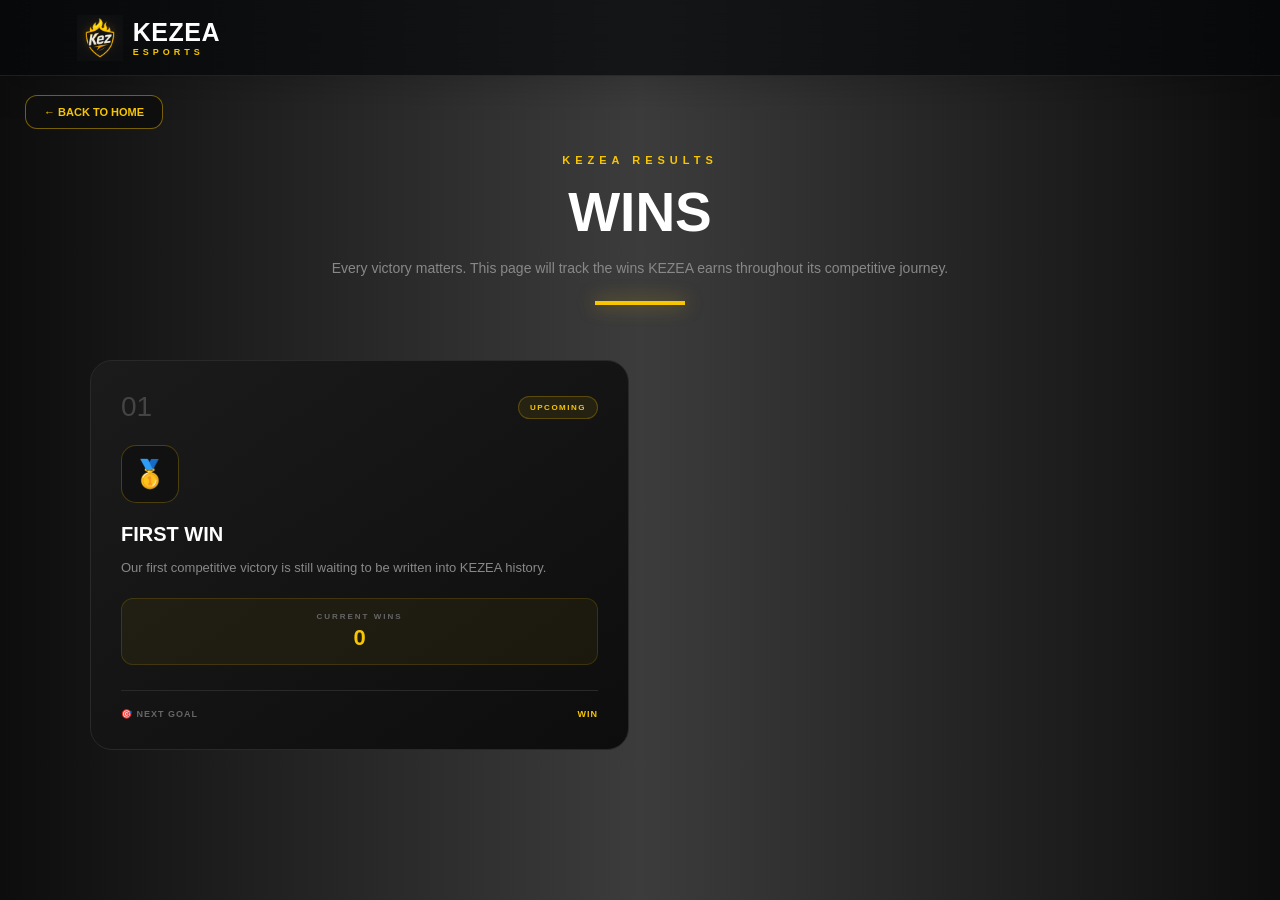
<file: wins.html>
<!DOCTYPE html>
<html lang="en">

<head>

    <meta charset="UTF-8">

    <meta name="viewport" content="width=device-width, initial-scale=1.0">

    <title>KEZEA | Wins</title>

    <link rel="icon" type="image/png" href="logo.png">

    <link rel="stylesheet" href="style.css">

</head>


<body class="details-body">


<header>

    <nav class="navbar">

        <a href="index.html" class="logo">

            <div class="logo-symbol">

                <img src="logo.png" alt="KEZEA Logo">

            </div>

            <div>
                KEZEA
                <span>ESPORTS</span>
            </div>

        </a>

        <a href="index.html" class="discord-btn">
            HOME
        </a>

    </nav>

</header>


<a href="index.html" class="details-back">
    ← BACK TO HOME
</a>


<main class="details-page">


    <div class="details-header">

        <span>KEZEA RESULTS</span>

        <h1>WINS</h1>

        <p>
            Every victory matters.
            This page will track the wins KEZEA earns
            throughout its competitive journey.
        </p>

        <div class="details-line"></div>

    </div>


    <div class="details-grid">


        <article class="detail-card">

            <div class="detail-top">

                <span class="detail-number">
                    01
                </span>

                <span class="detail-status">
                    UPCOMING
                </span>

            </div>


            <div class="detail-icon">
                🥇
            </div>


            <h2>
                FIRST WIN
            </h2>

            <p>
                Our first competitive victory is still
                waiting to be written into KEZEA history.
            </p>


            <div class="result-box">

                <span>
                    CURRENT WINS
                </span>

                <strong>
                    0
                </strong>

            </div>


            <div class="detail-meta">

                <span>
                    🎯 NEXT GOAL
                </span>

                <span>
                    <strong>WIN</strong>
                </span>

            </div>

        </article>


    </div>

</main>

</body>

</html>
</file>
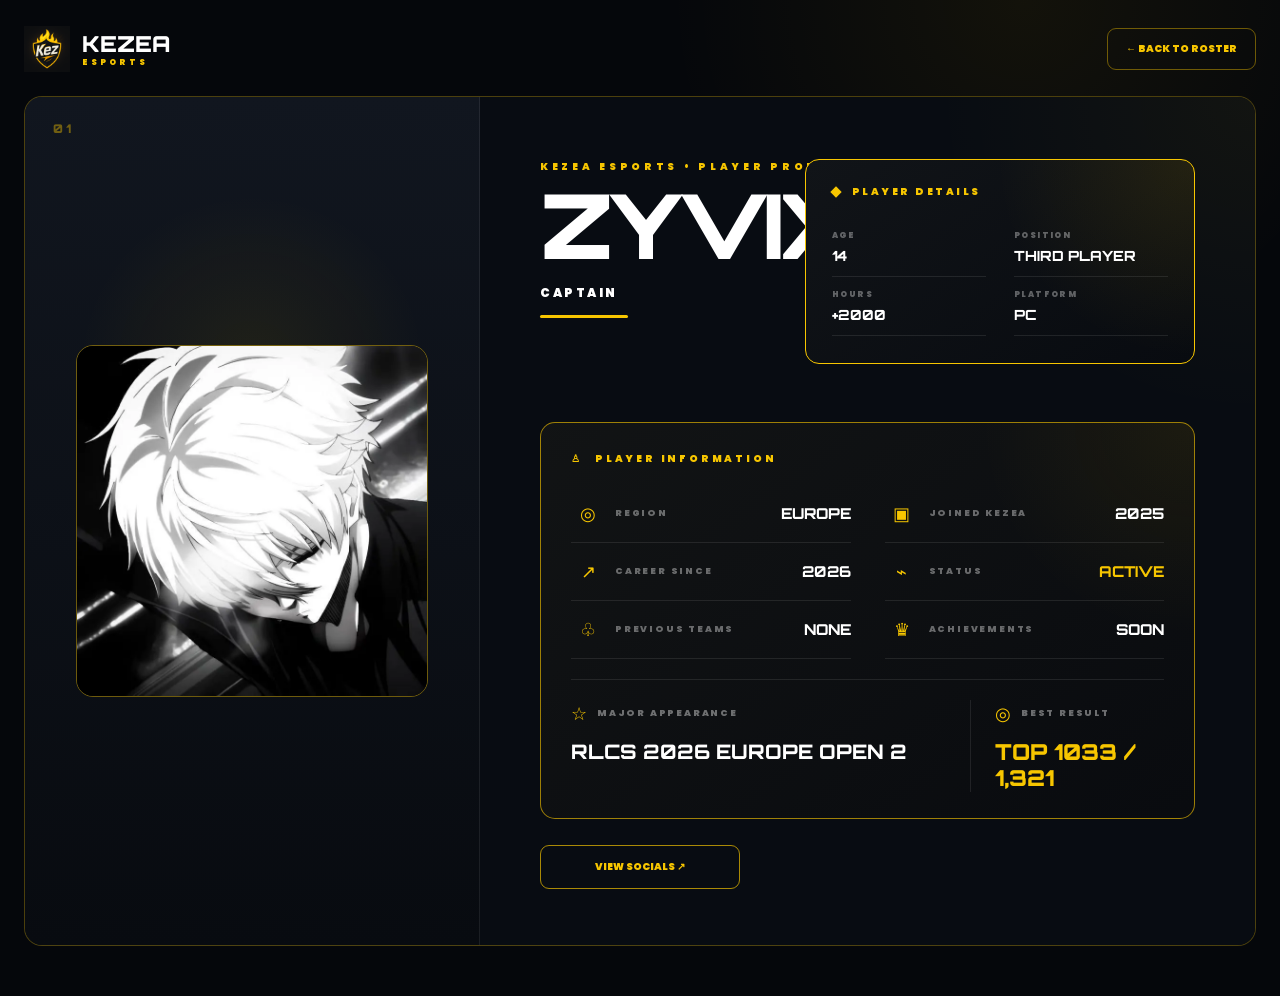
<file: zyvix.html>
<!doctype html>
<html lang="en">
<head>
<meta charset="utf-8">
<meta name="viewport" content="width=device-width,initial-scale=1">
<title>Zyvix | KEZEA Esports</title>
<link rel="icon" href="logo.png">
<link rel="stylesheet" href="player.css">
</head>
<body>
<main class="page">

<div class="topbar">
  <a class="brand" href="index.html#hero">
    <img src="logo.png" alt="KEZEA Logo">
    <div>KEZEA<small>ESPORTS</small></div>
  </a>
  <a class="back" href="index.html#roster">← BACK TO ROSTER</a>
</div>

<section class="profile">

  <div class="visual">
    <div class="number">01</div>
    <div class="photo">
      <img src="Zyvix.png" alt="Zyvix">
    </div>
  </div>

  <div class="content">

    <div class="player-header">

      <div class="player-heading">
        <div class="kicker">KEZEA ESPORTS • PLAYER PROFILE</div>
        <h1 class="name">ZYVIX</h1>
        <div class="role">CAPTAIN</div>
      </div>

      <div class="general-card">
        <div class="general-card-title">PLAYER DETAILS</div>

        <div class="general-card-grid">
          <div class="general-item">
            <span>AGE</span>
            <strong>14</strong>
          </div>

          <div class="general-item">
            <span>POSITION</span>
            <strong>THIRD PLAYER</strong>
          </div>

          <div class="general-item">
            <span>HOURS</span>
            <strong>+2000</strong>
          </div>

          <div class="general-item">
            <span>PLATFORM</span>
            <strong>PC</strong>
          </div>
        </div>
      </div>

    </div>

    <div class="info-card">

      <div class="card-title">
        <span>♙</span>
        PLAYER INFORMATION
      </div>

      <div class="info-list">

        <div class="info-line">
          <span class="info-icon">◎</span>
          <span class="label">REGION</span>
          <span class="value">EUROPE</span>
        </div>

        <div class="info-line">
          <span class="info-icon">▣</span>
          <span class="label">JOINED KEZEA</span>
          <span class="value">2025</span>
        </div>

        <div class="info-line">
          <span class="info-icon">↗</span>
          <span class="label">CAREER SINCE</span>
          <span class="value">2026</span>
        </div>

        <div class="info-line">
          <span class="info-icon">⌁</span>
          <span class="label">STATUS</span>
          <span class="value gold">ACTIVE</span>
        </div>

        <div class="info-line">
          <span class="info-icon">♧</span>
          <span class="label">PREVIOUS TEAMS</span>
          <span class="value">NONE</span>
        </div>

        <div class="info-line">
          <span class="info-icon">♛</span>
          <span class="label">ACHIEVEMENTS</span>
          <span class="value">SOON</span>
        </div>

      </div>

      <div class="career-box">

        <div class="career-col">
          <div class="career-head">
            <span class="career-icon">☆</span>
            <span class="career-label">MAJOR APPEARANCE</span>
          </div>
          <div class="event-name">RLCS 2026 EUROPE OPEN 2</div>
        </div>

        <div class="career-col">
          <div class="career-head">
            <span class="career-icon">◎</span>
            <span class="career-label">BEST RESULT</span>
          </div>
          <div class="result">TOP 1033 / 1,321</div>
        </div>

      </div>
    </div>

    <div class="actions">
      <a class="social" href="https://linktr.ee/zyvixrl" target="_blank" rel="noopener noreferrer">
        VIEW SOCIALS ↗
      </a>
    </div>

  </div>

</section>
</main>
</body>
</html>
</file>
<file: style.css>
/* =========================================================
   KEZEA ESPORTS
   GAMING STYLE v3 - CLEAN & RESPONSIVE
========================================================= */

p {
    font-size: 30px;
}


/* =========================================================
   IMPORTS
========================================================= */

@import url("https://fonts.googleapis.com/css2?family=Orbitron:wght@400;500;600;700;800;900&family=Poppins:wght@300;400;500;600;700;800&display=swap");

/* =========================================================
   VARIABLES
========================================================= */

:root {
    --gold: #f7c600;
    --gold-light: #ffe45c;
    --gold-dark: #b88c00;

    --black: #050505;
    --dark: #0b0b0b;
    --dark-2: #111;
    --card: #151515;
    --card-2: #1b1b1b;

    --white: #fff;
    --gray: #999;
    --gray-dark: #555;

    --border: rgba(247, 198, 0, 0.18);
    --glow: 0 0 25px rgba(247, 198, 0, 0.18);

    --transition: 0.3s ease;
}

/* =========================================================
   RESET
========================================================= */

* {
    margin: 0;
    padding: 0;
    box-sizing: border-box;
}

html {
    scroll-behavior: smooth;
    scroll-padding-top: 90px;
}

body {
    font-family: "Poppins", sans-serif;
    background: var(--black);
    color: var(--white);
    overflow-x: hidden;
}

a {
    color: inherit;
    text-decoration: none;
}

img {
    max-width: 100%;
    display: block;
}

button,
input,
textarea,
select {
    font: inherit;
}

button {
    border: 0;
    cursor: pointer;
}

/* =========================================================
   SELECTION
========================================================= */

::selection {
    background: var(--gold);
    color: #000;
}

/* =========================================================
   SCROLLBAR
========================================================= */

::-webkit-scrollbar {
    width: 8px;
}

::-webkit-scrollbar-track {
    background: #050505;
}

::-webkit-scrollbar-thumb {
    background: var(--gold);
    border-radius: 10px;
}

::-webkit-scrollbar-thumb:hover {
    background: var(--gold-light);
}

/* =========================================================
   NAVBAR
========================================================= */

.navbar {
    position: fixed;
    top: 0;
    left: 0;

    width: 100%;
    height: 82px;

    padding: 0 7%;

    display: flex;
    align-items: center;
    justify-content: space-between;

    background: rgba(5, 5, 5, 0.82);
    backdrop-filter: blur(18px);
    -webkit-backdrop-filter: blur(18px);

    border-bottom: 1px solid rgba(247, 198, 0, 0.08);

    z-index: 1000;
}

/* LOGO */

.logo {
    display: flex;
    align-items: center;
    gap: 12px;

    font-family: "Orbitron", sans-serif;
    font-size: 25px;
    font-weight: 800;

    transition: var(--transition);
}

.logo:hover {
    transform: scale(1.03);
}

.logo-symbol {
    width: 52px;
    height: 52px;

    display: flex;
    align-items: center;
    justify-content: center;
}

.logo-symbol img {
    width: 100%;
    height: 100%;
    object-fit: contain;
}

.logo span {
    display: block;

    color: var(--gold);

    font-family: "Poppins", sans-serif;
    font-size: 9px;

    letter-spacing: 4px;
}

/* NAV LINKS */

.navbar ul {
    display: flex;
    align-items: center;
    gap: 25px;

    list-style: none;
}

.navbar ul a {
    position: relative;

    font-size: 12px;
    font-weight: 600;

    color: #ddd;

    transition: var(--transition);
}

.navbar ul a::after {
    content: "";

    position: absolute;
    left: 0;
    bottom: -7px;

    width: 0;
    height: 2px;

    background: var(--gold);

    transition: var(--transition);
}

.navbar ul a:hover {
    color: var(--gold);
}

.navbar ul a:hover::after {
    width: 100%;
}

/* DISCORD */

.discord-btn {
    padding: 11px 20px;

    background: var(--gold);
    color: #000;

    border-radius: 30px;

    font-size: 12px;
    font-weight: 800;

    transition: var(--transition);
}

.discord-btn:hover {
    transform: translateY(-3px);

    box-shadow:
        0 0 25px rgba(247, 198, 0, 0.45);
}

/* =========================================================
   HERO
========================================================= */

/* =========================================================
   KEZEA - PREMIUM HERO
========================================================= */

#hero {
    position: relative;
    min-height: 92vh;
    display: flex;
    align-items: center;
    justify-content: center;
    overflow: hidden;

    background:
        linear-gradient(
            180deg,
            rgba(4, 6, 12, 0.35),
            rgba(4, 6, 12, 0.88)
        ),
        url("hero-bg.jpg") center / cover no-repeat;

    border-bottom: 1px solid rgba(255,255,255,0.08);
}

/* Dark cinematic layer */

#hero::before {
    content: "";
    position: absolute;
    inset: 0;

    background:
        radial-gradient(
            circle at center,
            rgba(255, 70, 0, 0.12),
            transparent 38%
        ),
        linear-gradient(
            90deg,
            rgba(5,7,12,0.65),
            transparent 50%,
            rgba(5,7,12,0.65)
        );

    pointer-events: none;
}


/* Subtle grid */

#hero::after {
    content: "";
    position: absolute;
    inset: 0;

    background-image:
        linear-gradient(
            rgba(255,255,255,0.025) 1px,
            transparent 1px
        ),
        linear-gradient(
            90deg,
            rgba(255,255,255,0.025) 1px,
            transparent 1px
        );

    background-size: 70px 70px;

    mask-image: linear-gradient(
        to bottom,
        transparent,
        black 25%,
        black 75%,
        transparent
    );

    pointer-events: none;
}


/* Hero content */

.hero-content {
    position: relative;
    z-index: 2;

    width: min(1000px, 90%);

    text-align: center;

    display: flex;
    flex-direction: column;
    align-items: center;

    padding: 120px 20px 80px;
}


/* Welcome */

.welcome {
    color: #ff5a1f;

    font-size: 14px;
    font-weight: 800;

    letter-spacing: 7px;

    margin-bottom: 22px;

    text-transform: uppercase;
}


/* Main title */

.hero-content h1 {
    margin: 0;

    font-size: clamp(70px, 11vw, 150px);

    line-height: 0.82;

    font-weight: 1000;

    letter-spacing: -6px;

    text-transform: uppercase;

    color: #ffffff;

    text-shadow:
        0 0 30px rgba(255,255,255,0.08);
}

.hero-content h1 span {
    color: #ff5a1f;

    text-shadow:
        0 0 25px rgba(255,90,31,0.35),
        0 0 70px rgba(255,90,31,0.15);
}


/* Line */

.hero-line {
    width: 90px;
    height: 4px;

    margin: 35px 0 25px;

    background: #ff5a1f;

    box-shadow:
        0 0 20px rgba(255,90,31,0.65);

    border-radius: 10px;
}


/* Description */

.hero-content > p {
    max-width: 620px;

    margin: 0 auto;

    color: rgba(255,255,255,0.68);

    font-size: 17px;

    line-height: 1.8;

    letter-spacing: 0.4px;
}


/* Buttons */

.hero-buttons {
    display: flex;

    gap: 14px;

    margin-top: 38px;

    flex-wrap: wrap;

    justify-content: center;
}

.hero-buttons .btn {
    min-width: 180px;

    text-align: center;
}


/* Bottom glow */

#hero .hero-content::after {
    content: "";

    position: absolute;

    width: 500px;
    height: 180px;

    bottom: -80px;

    background: rgba(255,90,31,0.12);

    filter: blur(80px);

    z-index: -1;

    pointer-events: none;
}


/* =========================================================
   HERO RESPONSIVE
========================================================= */

@media (max-width: 700px) {

    #hero {
        min-height: 85vh;
    }

    .hero-content {
        padding-top: 100px;
    }

    .hero-content h1 {
        font-size: clamp(58px, 18vw, 95px);

        letter-spacing: -3px;
    }

    .welcome {
        font-size: 11px;
        letter-spacing: 4px;
    }

    .hero-content > p {
        font-size: 15px;
    }

    .hero-buttons {
        width: 100%;
    }

    .hero-buttons .btn {
        width: 100%;
        max-width: 280px;
    }
}
/* =========================================================
   BUTTONS
========================================================= */

.btn {
    display: inline-flex;
    align-items: center;
    justify-content: center;

    padding: 14px 28px;

    background: var(--gold);
    color: #000;

    border: 2px solid var(--gold);
    border-radius: 30px;

    font-weight: 800;

    transition: var(--transition);
}

.btn:hover {
    transform: translateY(-4px);

    box-shadow:
        0 0 25px rgba(247, 198, 0, 0.45);
}

.btn.outline {
    background: transparent;
    color: #fff;
}

.btn.outline:hover {
    background: var(--gold);
    color: #000;
}

/* =========================
   KEZEA STATS
========================= */

#stats {
    padding: 0 6% 60px;
    background: #05070c;
}

.stat-box {
    max-width: 1100px;
    margin: 0 auto;

    display: grid;
    grid-template-columns: repeat(4, 1fr);
    gap: 12px;
}

.stat {
    position: relative;

    height: 135px;
    min-height: 0;

    padding: 16px 18px;

    display: flex;
    flex-direction: column;
    justify-content: space-between;

    overflow: hidden;

    text-decoration: none;
    color: white;

    background:
        linear-gradient(
            145deg,
            rgba(20,23,31,.96),
            rgba(9,11,17,.98)
        );

    border: 1px solid rgba(255,255,255,.07);
    border-radius: 9px;

    transition: .3s ease;
}

.stat:hover {
    transform: translateY(-3px);
    border-color: rgba(255,90,31,.35);
    box-shadow: 0 8px 25px rgba(0,0,0,.3);
}

.stat-top {
    display: flex;
    align-items: center;
    justify-content: space-between;
}

.stat-icon {
    width: 32px;
    height: 32px;

    display: flex;
    align-items: center;
    justify-content: center;

    font-size: 15px;

    background: rgba(255,255,255,.04);
    border: 1px solid rgba(255,255,255,.06);
    border-radius: 7px;
}

.stat-number {
    font-size: 9px;
    font-weight: 800;
    letter-spacing: 2px;
    color: rgba(255,255,255,.18);
}

.stat-main {
    margin-top: 4px;
}

.stat-main h2 {
    margin: 0;

    font-size: 30px;
    line-height: 1;

    font-weight: 900;
    color: #fff;
}

.stat-main p {
    margin: 5px 0 0;

    font-size: 8px;
    font-weight: 900;
    letter-spacing: 1.5px;

    color: #ff5a1f;
}

.stat-bottom {
    display: flex;
    align-items: center;
    justify-content: space-between;

    padding-top: 7px;

    border-top: 1px solid rgba(255,255,255,.06);

    font-size: 7px;
    font-weight: 800;
    letter-spacing: .8px;

    color: rgba(255,255,255,.3);
}

.stat-arrow {
    color: #ff5a1f;
    font-size: 13px;
}

@media (max-width: 950px) {
    .stat-box {
        grid-template-columns: repeat(2, 1fr);
    }
}

@media (max-width: 600px) {

    #stats {
        padding-left: 5%;
        padding-right: 5%;
    }

    .stat-box {
        grid-template-columns: 1fr;
    }

    .stat {
        height: 130px;
    }
}

/* =========================================================
   SECTIONS
========================================================= */

#about,
#roster,
#achievements,
#rocket-league,
#news {
    position: relative;

    padding: 110px 8%;
}

#about,
#achievements,
#news {
    background: #090909;
}

#roster,
#rocket-league {
    background: #111;
}

/* =========================================================
   SECTION TITLE
========================================================= */

.section-title {
    margin-bottom: 60px;

    text-align: center;
}

.section-title span {
    color: var(--gold);

    font-size: 12px;
    font-weight: 700;

    letter-spacing: 5px;
}

.section-title h2 {
    margin-top: 10px;

    font-family: "Orbitron", sans-serif;

    font-size: clamp(30px, 4vw, 45px);
}

.section-line {
    width: 90px;
    height: 4px;

    margin: 18px auto 0;

    background: var(--gold);

    box-shadow:
        0 0 15px rgba(247, 198, 0, 0.5);
}

/* =========================================================
   ABOUT
========================================================= */

.about-content {
    max-width: 850px;

    margin: auto;

    text-align: center;
}

.about-content p {
    margin-bottom: 20px;

    color: #aaa;

    font-size: 17px;
    line-height: 1.9;
}

/* =========================================================
   PLAYERS
========================================================= */

.players {
    position: relative;
    z-index: 2;

    display: grid;

    grid-template-columns: repeat(3, minmax(0, 1fr));

    gap: 25px;

    width: 100%;
    max-width: 1100px;

    margin: 0 auto;
}

/* =========================
   PLAYER CARD
========================= */

.player-card {
    position: relative;

    height: 300px;
    padding: 18px;

    display: flex;
    flex-direction: column;
    align-items: center;
    justify-content: flex-end;

    overflow: hidden;

    text-decoration: none;
    color: #fff;

    background:
        linear-gradient(
            145deg,
            rgba(20,23,31,.96),
            rgba(8,10,15,.99)
        );

    border: 1px solid rgba(255,255,255,.07);
    border-radius: 10px;

    transition:
        transform .3s ease,
        border-color .3s ease,
        box-shadow .3s ease;
}


/* ORANGE GLOW */

.player-card::before {
    content: "";

    position: absolute;

    width: 180px;
    height: 180px;

    top: -80px;
    right: -70px;

    background: rgba(255,90,31,.12);

    filter: blur(55px);

    opacity: 0;

    transition: opacity .3s ease;
}


/* BOTTOM LINE */

.player-card::after {
    content: "";

    position: absolute;

    left: 0;
    bottom: 0;

    width: 0;
    height: 2px;

    background: #ff5a1f;

    transition: width .3s ease;
}


/* HOVER */

.player-card:hover {
    transform: translateY(-5px);

    border-color: rgba(255,90,31,.35);

    box-shadow:
        0 12px 30px rgba(0,0,0,.35);
}

.player-card:hover::before {
    opacity: 1;
}

.player-card:hover::after {
    width: 100%;
}


/* =========================
   NUMBER
========================= */

.player-number {
    position: absolute;

    top: 14px;
    left: 16px;

    color: rgba(255,255,255,.18);

    font-size: 10px;
    font-weight: 900;

    letter-spacing: 2px;
}


/* =========================
   AVATAR
========================= */

.player-avatar {
    position: absolute;

    top: 25px;
    left: 50%;

    width: 150px;
    height: 150px;

    transform: translateX(-50%);

    display: flex;
    align-items: center;
    justify-content: center;

    overflow: hidden;

    border-radius: 50%;

    background:
        radial-gradient(
            circle,
            rgba(255,90,31,.12),
            rgba(10,12,18,.95) 70%
        );

    border: 1px solid rgba(255,255,255,.08);
}

.player-avatar img {
    width: 100%;
    height: 100%;

    object-fit: cover;

    transition: transform .35s ease;
}

.player-card:hover .player-avatar img {
    transform: scale(1.05);
}


/* =========================
   NAME
========================= */

.player-card h3 {
    position: relative;
    z-index: 2;

    margin: 0;

    font-size: 21px;
    line-height: 1;

    font-weight: 900;

    letter-spacing: .5px;
}

.player-card p {
    position: relative;
    z-index: 2;

    margin: 7px 0 10px;

    color: #ff5a1f;

    font-size: 9px;
    font-weight: 900;

    letter-spacing: 2px;
}


/* =========================
   LINKS
========================= */

.player-link {
    position: relative;
    z-index: 2;

    color: rgba(255,255,255,.35);

    font-size: 8px;
    font-weight: 800;

    letter-spacing: 1px;

    transition: color .25s ease;
}

.player-card:hover .player-link {
    color: #fff;
}

.player-link.disabled {
    color: rgba(255,255,255,.18);
}


/* =========================
   TABLET
========================= */

@media (max-width: 950px) {

    .players {
        grid-template-columns: repeat(2, 1fr);
    }

}


/* =========================
   MOBILE
========================= */

@media (max-width: 600px) {

    .players {
        grid-template-columns: 1fr;
    }

    .player-card {
        height: 285px;
    }

    .player-avatar {
        width: 140px;
        height: 140px;
    }

}

/* =========================================================
   KEZEA ACHIEVEMENTS - COMPACT
========================================================= */

.achievements-container {
    max-width: 1100px;
    margin: 0 auto;

    display: grid;
    grid-template-columns: repeat(3, 1fr);

    gap: 14px;
}


/* =========================
   ACHIEVEMENT CARD
========================= */

.achievement-card {
    position: relative;

    min-height: 220px;

    padding: 20px;

    overflow: hidden;

    background:
        linear-gradient(
            145deg,
            rgba(20,23,31,.96),
            rgba(8,10,15,.99)
        );

    border: 1px solid rgba(255,255,255,.07);
    border-radius: 10px;

    transition:
        transform .3s ease,
        border-color .3s ease,
        box-shadow .3s ease;
}


/* ORANGE GLOW */

.achievement-card::before {
    content: "";

    position: absolute;

    width: 170px;
    height: 170px;

    top: -90px;
    right: -70px;

    background: rgba(255,90,31,.11);

    filter: blur(55px);

    opacity: 0;

    transition: opacity .3s ease;
}


/* BOTTOM LINE */

.achievement-card::after {
    content: "";

    position: absolute;

    left: 0;
    bottom: 0;

    width: 0;
    height: 2px;

    background: #ff5a1f;

    transition: width .3s ease;
}


/* HOVER */

.achievement-card:hover {
    transform: translateY(-4px);

    border-color: rgba(255,90,31,.32);

    box-shadow:
        0 12px 30px rgba(0,0,0,.35);
}

.achievement-card:hover::before {
    opacity: 1;
}

.achievement-card:hover::after {
    width: 100%;
}


/* =========================
   NUMBER
========================= */

.achievement-number {
    position: absolute;

    top: 15px;
    right: 17px;

    color: rgba(255,255,255,.16);

    font-size: 10px;
    font-weight: 900;

    letter-spacing: 2px;
}


/* =========================
   ICON
========================= */

.achievement-icon {
    width: 40px;
    height: 40px;

    display: flex;
    align-items: center;
    justify-content: center;

    margin-bottom: 18px;

    background: rgba(255,255,255,.04);

    border: 1px solid rgba(255,255,255,.07);

    border-radius: 8px;

    font-size: 18px;
}


/* =========================
   CONTENT
========================= */

.achievement-content {
    position: relative;
    z-index: 2;
}


/* STATUS */

.achievement-status {
    display: inline-block;

    margin-bottom: 8px;

    color: #ff5a1f;

    font-size: 8px;
    font-weight: 900;

    letter-spacing: 1.5px;
}


/* STATUS COLORS */

.achievement-status.active {
    color: #ffb020;
}

.achievement-status.future {
    color: rgba(255,255,255,.4);
}


/* TITLE */

.achievement-content h3 {
    margin: 0 0 9px;

    color: #fff;

    font-size: 17px;
    line-height: 1.2;

    font-weight: 900;

    letter-spacing: .3px;
}


/* DESCRIPTION */

.achievement-content p {
    margin: 0;

    color: rgba(255,255,255,.42);

    font-size: 11px;
    line-height: 1.6;
}


/* =========================
   META
========================= */

.achievement-meta {
    display: flex;
    align-items: center;
    justify-content: space-between;

    margin-top: 18px;
    padding-top: 10px;

    border-top: 1px solid rgba(255,255,255,.06);

    color: rgba(255,255,255,.28);

    font-size: 8px;
    font-weight: 800;

    letter-spacing: .8px;
}

.achievement-meta span:last-child {
    color: #ff5a1f;
}


/* =========================
   TABLET
========================= */

@media (max-width: 950px) {

    .achievements-container {
        grid-template-columns: 1fr;
        max-width: 650px;
    }

}


/* =========================
   MOBILE
========================= */

@media (max-width: 600px) {

    .achievement-card {
        min-height: 205px;
        padding: 18px;
    }

    .achievement-content h3 {
        font-size: 16px;
    }

    .achievement-content p {
        font-size: 10px;
    }

}

/* =========================================================
   LATEST NEWS
========================================================= */

.news-cards {
    width: 100%;
    max-width: 1100px;

    margin: 0 auto;

    display: grid;

    grid-template-columns:
        repeat(3, minmax(0, 1fr));

    gap: 22px;
}

/* =========================================================
   NEWS CARD
========================================================= */

.news-card {
    position: relative;

    min-width: 0;
    height: 430px;

    border-radius: 22px;

    overflow: hidden;

    background: #111;

    border: 1px solid #292929;

    transition:
        transform 0.4s ease,
        border-color 0.4s ease,
        box-shadow 0.4s ease;
}

.news-card:hover {
    transform: translateY(-10px);

    border-color: var(--gold);

    box-shadow:
        0 20px 55px rgba(0, 0, 0, 0.55),
        0 0 30px rgba(247, 198, 0, 0.14);
}

.news-card.featured {
    border-color: rgba(247, 198, 0, 0.35);
}

/* =========================================================
   NEWS IMAGE
========================================================= */

.news-card-image {
    position: relative;

    width: 100%;
    height: 100%;

    display: flex;
    align-items: flex-end;

    padding: 28px;

    overflow: hidden;

    background-size: cover;
    background-position: center;

    transition: transform 0.6s ease;
}

.news-card:hover .news-card-image {
    transform: scale(1.04);
}

/* =========================================================
   NEWS BACKGROUNDS
========================================================= */

.news-bg-1 {
    background-image:
        url("https://images.unsplash.com/photo-1542751371-adc38448a05e");
}

.news-bg-2 {
    background-image:
        url("https://images.unsplash.com/photo-1560253023-3ec5d502959f");
}

.news-bg-3 {
    background-image:
        url("https://images.unsplash.com/photo-1511512578047-dfb367046420");
}

/* =========================================================
   NEWS OVERLAY
========================================================= */

.news-card-overlay {
    position: absolute;
    inset: 0;

    background:
        linear-gradient(
            to top,
            rgba(0, 0, 0, 0.98) 0%,
            rgba(0, 0, 0, 0.72) 45%,
            rgba(0, 0, 0, 0.15) 100%
        );

    transition: 0.4s ease;
}

.news-card:hover .news-card-overlay {
    background:
        linear-gradient(
            to top,
            rgba(0, 0, 0, 0.98),
            rgba(0, 0, 0, 0.62),
            rgba(247, 198, 0, 0.08)
        );
}

/* =========================================================
   NEWS GLOW
========================================================= */

.news-card-image::after {
    content: "";

    position: absolute;

    width: 220px;
    height: 220px;

    right: -100px;
    top: -100px;

    border-radius: 50%;

    background:
        rgba(247, 198, 0, 0.18);

    filter: blur(65px);

    opacity: 0;

    transition: 0.5s ease;
}

.news-card:hover .news-card-image::after {
    opacity: 1;
}

/* =========================================================
   NEWS TAG
========================================================= */

.news-card-tag {
    position: absolute;

    top: 22px;
    left: 22px;

    z-index: 4;

    padding: 7px 13px;

    background: var(--gold);
    color: #000;

    border-radius: 20px;

    font-size: 8px;
    font-weight: 900;

    letter-spacing: 2px;

    box-shadow:
        0 0 20px rgba(247, 198, 0, 0.2);
}

/* =========================================================
   NEWS CONTENT
========================================================= */

.news-card-content {
    position: relative;

    z-index: 3;

    width: 100%;
}

.news-card-date {
    display: block;

    margin-bottom: 10px;

    color: var(--gold);

    font-size: 9px;
    font-weight: 800;

    letter-spacing: 2px;
}

.news-card-content h3 {
    margin: 0;

    color: #fff;

    font-family: "Orbitron", sans-serif;

    font-size: 19px;

    line-height: 1.35;

    transition: 0.3s ease;
}

.news-card:hover .news-card-content h3 {
    color: var(--gold);
}

.news-card-content p {
    margin-top: 10px;

    color: #999;

    font-size: 11px;

    line-height: 1.65;
}

/* =========================================================
   NEWS BUTTON
========================================================= */

.news-card-btn {
    display: inline-flex;

    align-items: center;

    margin-top: 18px;

    padding: 9px 16px;

    color: var(--gold);

    border: 1px solid rgba(247, 198, 0, 0.6);

    border-radius: 20px;

    font-size: 9px;
    font-weight: 800;

    letter-spacing: 1px;

    transition: 0.3s ease;
}

.news-card-btn:hover {
    background: var(--gold);

    color: #000;

    transform: translateX(5px);

    box-shadow:
        0 0 20px rgba(247, 198, 0, 0.3);
}

/* =========================================================
   ROCKET LEAGUE
========================================================= */

.rocket-container {
    position: relative;

    min-height: 390px;

    display: flex;
    align-items: center;
    justify-content: space-between;

    gap: 50px;

    padding: 65px;

    background:
        radial-gradient(
            circle at 80% 50%,
            rgba(247, 198, 0, 0.12),
            transparent 35%
        ),
        #171717;

    border: 1px solid #292929;
    border-radius: 25px;

    overflow: hidden;
}

.rocket-text {
    position: relative;

    z-index: 2;

    max-width: 500px;
}

.rocket-text > span {
    color: var(--gold);

    font-size: 12px;
    font-weight: 700;

    letter-spacing: 5px;
}

.rocket-text h2 {
    margin: 15px 0;

    font-family: "Orbitron", sans-serif;

    font-size: clamp(40px, 5vw, 60px);

    line-height: 1;
}

.rocket-text p {
    margin-bottom: 28px;

    color: #999;

    line-height: 1.8;
}

.rocket-car {
    position: relative;

    z-index: 2;

    animation:
        carMove 2.5s ease-in-out infinite alternate;
}

.rocket-car img {
    width: 390px;

    filter:
        drop-shadow(
            0 0 25px rgba(247, 198, 0, 0.45)
        );
}

/* =========================================================
   FOOTER
========================================================= */

footer {
    padding: 70px 8% 25px;

    background: #040404;

    border-top: 1px solid #171717;
}

.footer-grid {
    display: grid;

    grid-template-columns: repeat(3, 1fr);

    gap: 50px;
}

.footer-logo {
    color: var(--gold);

    font-family: "Orbitron", sans-serif;

    font-size: 32px;
}

footer h3 {
    margin-bottom: 18px;

    color: var(--gold);
}

footer p {
    color: #777;

    line-height: 1.8;
}

footer a {
    display: block;

    margin: 11px 0;

    color: #777;

    transition: var(--transition);
}

footer a:hover {
    color: var(--gold);

    transform: translateX(5px);
}

.copyright {
    margin-top: 50px;

    padding-top: 22px;

    text-align: center;

    color: #444;

    border-top: 1px solid #1c1c1c;

    font-size: 12px;
}

/* =========================================================
   SOCIAL BUTTON
========================================================= */

.social-btn {
    display: inline-flex;

    align-items: center;
    justify-content: center;

    margin-top: 20px;

    padding: 11px 24px;

    background: var(--gold);
    color: #000;

    border-radius: 30px;

    font-size: 12px;
    font-weight: 800;

    transition: var(--transition);
}

.social-btn:hover {
    transform: translateY(-4px);

    box-shadow:
        0 0 22px rgba(247, 198, 0, 0.45);
}

.social-btn.disabled {
    opacity: 0.7;
    cursor: default;
}

/* =========================================================
   PLAYER PAGE
========================================================= */

body.player-body {
    position: relative;

    min-height: 100vh;

    overflow-x: hidden;

    background:
        linear-gradient(
            90deg,
            rgba(5, 5, 5, 0.96),
            rgba(5, 5, 5, 0.72),
            rgba(5, 5, 5, 0.96)
        ),
        url("https://images.unsplash.com/photo-1542751371-adc38448a05e")
        center / cover no-repeat fixed;
}

body.player-body::before {
    content: "";

    position: fixed;
    inset: 0;

    pointer-events: none;

    background:
        radial-gradient(
            circle at 50% 45%,
            rgba(247, 198, 0, 0.12),
            transparent 38%
        );

    z-index: 0;
}

.player-page {
    position: relative;

    width: 100%;
    min-height: 100vh;

    display: flex;
    align-items: center;
    justify-content: center;

    padding: 120px 20px 60px;

    z-index: 1;
}

.player-profile,
.player-page > .player-content {
    position: relative;

    width: 100%;
    max-width: 520px;

    padding: 45px 35px;

    text-align: center;

    background: rgba(18, 18, 18, 0.94);

    border: 2px solid var(--gold);
    border-radius: 25px;

    backdrop-filter: blur(12px);
    -webkit-backdrop-filter: blur(12px);

    box-shadow:
        0 0 35px rgba(247, 198, 0, 0.14),
        0 25px 70px rgba(0, 0, 0, 0.6);

    animation: playerCardAppear 0.7s ease;
}

.player-page:has(> .player-image) {
    width: 100%;
    max-width: 520px;

    min-height: auto;

    margin: 120px auto 60px;

    padding: 45px 35px;

    display: flex;
    flex-direction: column;

    text-align: center;

    background: rgba(18, 18, 18, 0.94);

    border: 2px solid var(--gold);
    border-radius: 25px;

    backdrop-filter: blur(12px);
    -webkit-backdrop-filter: blur(12px);

    box-shadow:
        0 0 35px rgba(247, 198, 0, 0.14),
        0 25px 70px rgba(0, 0, 0, 0.6);

    animation: playerCardAppear 0.7s ease;
}

.player-profile > img,
.player-image {
    width: 150px;
    height: 150px;

    margin: 0 auto 20px;

    object-fit: cover;

    border: 3px solid var(--gold);
    border-radius: 50%;

    background: #0b0b0b;

    box-shadow:
        0 0 30px rgba(247, 198, 0, 0.25);

    transition: 0.4s ease;
}

.player-profile > img:hover,
.player-image:hover {
    transform: scale(1.05);

    box-shadow:
        0 0 40px rgba(247, 198, 0, 0.4);
}

.player-profile h1,
.player-page > h1 {
    margin: 0;

    color: var(--gold);

    font-family: "Orbitron", sans-serif;

    font-size: 45px;
}

.player-profile h3,
.player-page > h3 {
    margin-top: 8px;

    font-size: 14px;

    letter-spacing: 3px;
}

.player-info {
    width: 100%;

    margin: 30px 0;

    display: flex;
    justify-content: center;

    gap: 10px;
}

.player-info > div {
    width: 90px;
    min-width: 90px;

    padding: 11px 8px;

    background: #202020;

    border: 1px solid transparent;
    border-radius: 12px;

    transition: 0.3s ease;
}

.player-info > div:hover {
    border-color: rgba(247, 198, 0, 0.45);

    background: #252525;

    transform: translateY(-4px);
}

.player-info .stat-icon {
    display: block;

    font-size: 18px;
}

.player-info span:not(.stat-icon) {
    display: block;

    color: #aaa;

    font-size: 12px;
}

.player-info b {
    display: block;

    margin-top: 3px;

    color: var(--gold);

    font-family: "Orbitron", sans-serif;

    font-size: 22px;
}

.player-profile > p,
.player-page > p {
    margin: 25px auto 0;

    color: #aaa;

    font-size: 14px;

    line-height: 1.8;
}

.player-role {
    display: inline-block;

    margin-top: 22px;

    padding: 9px 18px;

    color: var(--gold);

    border: 1px solid var(--gold);

    border-radius: 30px;

    font-size: 10px;
    font-weight: 700;

    letter-spacing: 2px;
}

/* =========================================================
   BACK BUTTON
========================================================= */

body.player-body .back-btn {
    position: fixed;

    top: 92px;
    left: 50%;

    transform: translateX(-50%);

    display: inline-flex;
    align-items: center;
    justify-content: center;

    width: max-content;

    padding: 10px 20px;

    color: var(--gold);

    background: rgba(15, 15, 15, 0.92);

    border: 1px solid rgba(247, 198, 0, 0.55);
    border-radius: 12px;

    backdrop-filter: blur(10px);
    -webkit-backdrop-filter: blur(10px);

    font-size: 13px;
    font-weight: 700;

    white-space: nowrap;

    box-shadow:
        0 0 15px rgba(247, 198, 0, 0.10),
        0 8px 25px rgba(0, 0, 0, 0.35);

    z-index: 2000;

    transition:
        background 0.3s ease,
        color 0.3s ease,
        border-color 0.3s ease,
        box-shadow 0.3s ease,
        transform 0.3s ease;
}

body.player-body .back-btn:hover {
    background: var(--gold);

    color: #000;

    border-color: var(--gold);

    box-shadow:
        0 0 22px rgba(247, 198, 0, 0.35);

    transform: translateX(-50%) translateY(-3px);
}

/* =========================================================
   ACCESSIBILITY
========================================================= */

a:focus-visible,
button:focus-visible {
    outline: 2px solid var(--gold);
    outline-offset: 4px;
}

/* =========================================================
   ANIMATIONS
========================================================= */

@keyframes heroAppear {
    from {
        opacity: 0;
        transform: translateY(30px);
    }

    to {
        opacity: 1;
        transform: translateY(0);
    }
}

@keyframes playerCardAppear {
    from {
        opacity: 0;
        transform: translateY(25px) scale(0.97);
    }

    to {
        opacity: 1;
        transform: translateY(0) scale(1);
    }
}

@keyframes goldPulse {
    from {
        transform: scale(0.9);
        opacity: 0.5;
    }

    to {
        transform: scale(1.1);
        opacity: 1;
    }
}

@keyframes carMove {
    from {
        transform: translateX(0) translateY(0);
    }

    to {
        transform: translateX(25px) translateY(-8px);
    }
}

/* =========================================================
   TABLET - 1100px
========================================================= */

@media (max-width: 1100px) {

    .navbar {
        padding: 0 4%;
    }

    .navbar ul {
        gap: 15px;
    }

    .navbar ul a {
        font-size: 10px;
    }

    .discord-btn {
        padding: 9px 14px;
        font-size: 10px;
    }

    .players,
    .achievements-container,
    .news-cards {
        gap: 18px;
    }
}

/* =========================================================
   TABLET - 900px
========================================================= */

@media (max-width: 900px) {

    /* NAVBAR */

    .navbar {
        height: 72px;
        padding: 0 18px;
    }

    .navbar ul {
        display: none;
    }

    .logo {
        font-size: 21px;
    }

    .logo-symbol {
        width: 43px;
        height: 43px;
    }

    .discord-btn {
        padding: 9px 13px;
        font-size: 10px;
    }

    /* HERO */

    #hero {
        min-height: 100svh;

        padding: 120px 20px 70px;

        background-position: center;
    }

    .welcome {
        font-size: 11px;
        letter-spacing: 4px;
    }

    .hero-content h1 {
        font-size: 52px;
    }

    .hero-content p {
        font-size: 15px;
    }

    /* STATS */

    .stat-box {
        grid-template-columns: repeat(2, 1fr);
    }

    /* PLAYERS */

    .players {
        grid-template-columns: repeat(2, minmax(0, 1fr));
    }

    /* ACHIEVEMENTS */

    .achievements-container {
        grid-template-columns: repeat(2, minmax(0, 1fr));
    }

    /* NEWS */

    .news-cards {
        grid-template-columns: repeat(2, minmax(0, 1fr));
        gap: 18px;
    }

    .news-card {
        height: 400px;
    }

    .news-card-image {
        padding: 24px;
    }

    .news-card-content h3 {
        font-size: 17px;
    }

    .news-card-content p {
        font-size: 10px;
    }

    /* ROCKET */

    .rocket-container {
        flex-direction: column;

        text-align: center;

        padding: 45px 25px;
    }

    .rocket-text {
        max-width: 600px;
    }

    .rocket-car img {
        width: 290px;
    }

    /* FOOTER */

    .footer-grid {
        grid-template-columns: 1fr;

        text-align: center;
    }

    footer a:hover {
        transform: none;
    }

    /* BACK */

    body.player-body .back-btn {
        top: 82px;
    }
}

/* =========================================================
   MOBILE - 600px
========================================================= */

@media (max-width: 600px) {

    /* HERO */

    #hero {
        padding: 115px 20px 60px;
    }

    .hero-content h1 {
        font-size: 43px;
    }

    .hero-content p {
        font-size: 14px;
    }

    .hero-buttons {
        gap: 10px;
    }

    .hero-buttons .btn {
        padding: 11px 17px;
        font-size: 11px;
    }

    /* SECTIONS */

    #about,
    #roster,
    #achievements,
    #rocket-league,
    #news {
        padding: 80px 20px;
    }

    .section-title {
        margin-bottom: 45px;
    }

    .section-title span {
        font-size: 10px;
        letter-spacing: 4px;
    }

    .section-title h2 {
        font-size: 30px;
    }

    /* STATS */

    #stats {
        padding: 55px 20px;
    }

    .stat-box {
        grid-template-columns: 1fr;
        gap: 15px;
    }

    /* PLAYERS */

    .players {
        grid-template-columns: 1fr;
        gap: 20px;
    }

    .player-card {
        padding: 40px 20px;
    }

    /* ACHIEVEMENTS */

    .achievements-container {
        grid-template-columns: 1fr;
        gap: 18px;
    }

    .achievement-card {
        min-height: 250px;
        padding: 30px 23px;
    }

    /* =====================================================
       NEWS - MOBILE
    ===================================================== */

    .news-cards {
        grid-template-columns: 1fr;
        gap: 20px;
    }

    .news-card {
        width: 100%;
        height: 420px;
        border-radius: 18px;
    }

    .news-card-image {
        padding: 24px 20px;
    }

    .news-card-tag {
        top: 18px;
        left: 18px;

        padding: 6px 11px;

        font-size: 7px;
    }

    .news-card-date {
        font-size: 8px;
    }

    .news-card-content h3 {
        font-size: 17px;
        line-height: 1.4;
    }

    .news-card-content p {
        font-size: 10px;
        line-height: 1.6;
    }

    .news-card-btn {
        margin-top: 15px;

        padding: 8px 14px;

        font-size: 8px;
    }

    /* ROCKET */

    .rocket-text h2 {
        font-size: 40px;
    }

    .rocket-text p {
        font-size: 13px;
    }

    .rocket-car img {
        width: 240px;
    }

    /* PLAYER PAGE */

    .player-page {
        min-height: 100svh;

        padding: 115px 15px 35px;
    }

    .player-profile {
        padding: 35px 18px;

        border-radius: 20px;
    }

    .player-page:has(> .player-image) {
        width: calc(100% - 30px);

        margin: 105px 15px 35px;

        padding: 35px 18px;

        border-radius: 20px;
    }

    .player-profile h1,
    .player-page > h1 {
        font-size: 35px;
    }

    .player-profile > img,
    .player-image {
        width: 120px;
        height: 120px;
    }

    .player-info {
        gap: 6px;
    }

    .player-info > div {
        width: 80px;
        min-width: 80px;
    }

    .player-profile > p,
    .player-page > p {
        font-size: 13px;
    }

    /* BACK BUTTON */

    body.player-body .back-btn {
        top: 72px;

        padding: 8px 15px;

        font-size: 12px;

        border-radius: 10px;
    }

    body.player-body .back-btn:hover {
        transform: translateX(-50%) translateY(-3px);
    }
}

/* =========================================================
   VERY SMALL PHONES - 400px
========================================================= */

@media (max-width: 400px) {

    .logo {
        font-size: 18px;
    }

    .logo-symbol {
        width: 38px;
        height: 38px;
    }

    .discord-btn {
        padding: 8px 10px;
        font-size: 9px;
    }

    .hero-content h1 {
        font-size: 37px;
    }

    .hero-buttons {
        flex-direction: column;
        align-items: flex-start;
    }

    /* NEWS */

    .news-cards {
        gap: 16px;
    }

    .news-card {
        height: 390px;
        border-radius: 16px;
    }

    .news-card-image {
        padding: 20px 17px;
    }

    .news-card-content h3 {
        font-size: 15px;
    }

    .news-card-content p {
        font-size: 9px;
    }

    .news-card-btn {
        padding: 7px 12px;
        font-size: 8px;
    }

    .news-card-tag {
        top: 15px;
        left: 15px;
    }

    /* PLAYER */

    .player-info > div {
        width: 75px;
        min-width: 75px;
    }

    .player-info b {
        font-size: 19px;
    }

    body.player-body .back-btn {
        top: 70px;

        padding: 8px 13px;

        font-size: 11px;
    }
}

/* =========================================================
   REDUCED MOTION
========================================================= */

@media (prefers-reduced-motion: reduce) {

    *,
    *::before,
    *::after {
        animation-duration: 0.01ms !important;
        animation-iteration-count: 1 !important;

        transition-duration: 0.01ms !important;

        scroll-behavior: auto !important;
    }
}
/* =========================================================
   STAT CARD BUTTONS
========================================================= */

.stat-link {
    position: relative;
    z-index: 2;

    display: inline-flex;
    align-items: center;
    justify-content: center;

    margin-top: 18px;

    padding: 9px 16px;

    color: var(--gold);

    border: 1px solid rgba(247, 198, 0, 0.55);
    border-radius: 20px;

    font-size: 9px;
    font-weight: 800;

    letter-spacing: 1px;

    transition:
        background 0.3s ease,
        color 0.3s ease,
        transform 0.3s ease,
        box-shadow 0.3s ease;
}

.stat-link:hover {
    background: var(--gold);

    color: #000;

    transform: translateY(-3px);

    box-shadow:
        0 0 20px rgba(247, 198, 0, 0.3);
}

.stat-link.disabled {
    opacity: 0.45;

    cursor: default;

    pointer-events: none;
}

.goal-link {
    cursor: default;

    border-color: rgba(247, 198, 0, 0.25);

    color: #888;
}


/* =========================================================
   TOURNAMENT PAGE
========================================================= */

body.tournament-body {
    min-height: 100vh;

    background:
        linear-gradient(
            90deg,
            rgba(5, 5, 5, 0.97),
            rgba(5, 5, 5, 0.78),
            rgba(5, 5, 5, 0.97)
        ),
        url("https://images.unsplash.com/photo-1542751371-adc38448a05e")
        center / cover no-repeat fixed;

    color: var(--white);
}


/* BACK BUTTON */

.tournament-back {
    position: fixed;

    top: 92px;
    left: 50%;

    transform: translateX(-50%);

    z-index: 100;

    padding: 10px 20px;

    color: var(--gold);

    background: rgba(15, 15, 15, 0.94);

    border: 1px solid rgba(247, 198, 0, 0.5);

    border-radius: 12px;

    font-size: 13px;
    font-weight: 700;

    backdrop-filter: blur(10px);

    transition: 0.3s ease;
}

.tournament-back:hover {
    background: var(--gold);

    color: #000;

    transform: translateX(-50%) translateY(-3px);

    box-shadow:
        0 0 25px rgba(247, 198, 0, 0.35);
}


/* MAIN */

.tournament-page {
    width: 100%;

    max-width: 1100px;

    margin: 0 auto;

    padding: 160px 25px 80px;
}


/* HEADER */

.tournament-header {
    text-align: center;

    margin-bottom: 55px;
}

.tournament-header span {
    color: var(--gold);

    font-size: 11px;
    font-weight: 800;

    letter-spacing: 5px;
}

.tournament-header h1 {
    margin: 12px 0;

    font-family: "Orbitron", sans-serif;

    font-size: clamp(35px, 6vw, 60px);
}

.tournament-header p {
    max-width: 600px;

    margin: 0 auto;

    color: #888;

    line-height: 1.8;
}


/* TOURNAMENT LIST */

.tournament-list {
    display: grid;

    grid-template-columns:
        repeat(2, minmax(0, 1fr));

    gap: 25px;
}


/* TOURNAMENT CARD */

.tournament-item {
    position: relative;

    padding: 32px;

    min-height: 260px;

    background:
        linear-gradient(
            145deg,
            #1b1b1b,
            #0e0e0e
        );

    border: 1px solid #292929;

    border-radius: 22px;

    overflow: hidden;

    transition: 0.4s ease;
}

.tournament-item::before {
    content: "";

    position: absolute;

    top: 0;
    left: 0;

    width: 100%;
    height: 3px;

    background:
        linear-gradient(
            90deg,
            transparent,
            var(--gold),
            transparent
        );

    opacity: 0;

    transition: 0.4s ease;
}

.tournament-item::after {
    content: "";

    position: absolute;

    width: 220px;
    height: 220px;

    right: -120px;
    bottom: -120px;

    border-radius: 50%;

    background: rgba(247, 198, 0, 0.08);

    filter: blur(40px);

    opacity: 0;

    transition: 0.4s ease;
}

.tournament-item:hover {
    transform: translateY(-8px);

    border-color: var(--gold);

    box-shadow:
        0 20px 50px rgba(0, 0, 0, 0.5),
        0 0 30px rgba(247, 198, 0, 0.12);
}

.tournament-item:hover::before,
.tournament-item:hover::after {
    opacity: 1;
}


/* NUMBER */

.tournament-number {
    position: absolute;

    top: 15px;
    right: 20px;

    color: #292929;

    font-family: "Orbitron", sans-serif;

    font-size: 35px;

    transition: 0.3s ease;
}

.tournament-item:hover .tournament-number {
    color: rgba(247, 198, 0, 0.25);
}


/* TITLE */

.tournament-item h2 {
    position: relative;
    z-index: 2;

    margin-bottom: 8px;

    font-family: "Orbitron", sans-serif;

    font-size: 22px;

    color: #fff;

    transition: 0.3s ease;
}

.tournament-item:hover h2 {
    color: var(--gold);
}


/* DATE */

.tournament-date {
    position: relative;
    z-index: 2;

    color: var(--gold);

    font-size: 10px;
    font-weight: 800;

    letter-spacing: 2px;
}


/* VS */

.tournament-vs {
    position: relative;
    z-index: 2;

    display: flex;

    align-items: center;

    gap: 15px;

    margin-top: 28px;
}

.tournament-team {
    flex: 1;

    padding: 15px;

    text-align: center;

    background: #111;

    border: 1px solid #252525;

    border-radius: 12px;

    color: #ddd;

    font-family: "Orbitron", sans-serif;

    font-size: 12px;

    transition: 0.3s ease;
}

.tournament-item:hover .tournament-team {
    border-color: rgba(247, 198, 0, 0.2);
}

.tournament-vs-text {
    color: var(--gold);

    font-family: "Orbitron", sans-serif;

    font-size: 12px;
    font-weight: 900;
}


/* RESULT */

.tournament-result {
    position: relative;
    z-index: 2;

    margin-top: 20px;

    padding-top: 17px;

    border-top: 1px solid #292929;

    color: #888;

    font-size: 11px;
}

.tournament-result strong {
    color: var(--gold);
}


/* MOBILE */

@media (max-width: 700px) {

    .tournament-page {
        padding: 140px 18px 60px;
    }

    .tournament-list {
        grid-template-columns: 1fr;
    }

    .tournament-item {
        padding: 27px 20px;
    }

    .tournament-back {
        top: 82px;

        padding: 9px 16px;

        font-size: 12px;
    }

}
/* =========================================================
   PLAYERS PAGE
========================================================= */

body.players-body {
    min-height: 100vh;

    background:
        linear-gradient(
            90deg,
            rgba(5, 5, 5, 0.97),
            rgba(5, 5, 5, 0.78),
            rgba(5, 5, 5, 0.97)
        ),
        url("https://images.unsplash.com/photo-1542751371-adc38448a05e")
        center / cover no-repeat fixed;

    color: var(--white);
}


/* BACK BUTTON */

.players-back {
    position: fixed;

    top: 92px;
    left: 50%;

    transform: translateX(-50%);

    z-index: 100;

    padding: 10px 20px;

    color: var(--gold);

    background: rgba(15, 15, 15, 0.94);

    border: 1px solid rgba(247, 198, 0, 0.5);

    border-radius: 12px;

    font-size: 13px;
    font-weight: 700;

    backdrop-filter: blur(10px);

    transition: 0.3s ease;
}

.players-back:hover {
    background: var(--gold);

    color: #000;

    transform: translateX(-50%) translateY(-3px);

    box-shadow:
        0 0 25px rgba(247, 198, 0, 0.35);
}


/* PAGE */

.players-page {
    width: 100%;

    max-width: 1100px;

    margin: 0 auto;

    padding: 160px 25px 80px;
}


/* HEADER */

.players-header {
    text-align: center;

    margin-bottom: 55px;
}

.players-header > span {
    color: var(--gold);

    font-size: 11px;
    font-weight: 800;

    letter-spacing: 5px;
}

.players-header h1 {
    margin: 12px 0;

    font-family: "Orbitron", sans-serif;

    font-size: clamp(35px, 6vw, 60px);
}

.players-header p {
    max-width: 600px;

    margin: 0 auto;

    color: #888;

    line-height: 1.8;
}


/* PLAYERS GRID */

.players-list {
    display: grid;

    grid-template-columns:
        repeat(3, minmax(0, 1fr));

    gap: 22px;
}


/* PLAYER CARD */

.player-profile-card {
    position: relative;

    padding: 35px 25px;

    text-align: center;

    background:
        linear-gradient(
            145deg,
            #1b1b1b,
            #0e0e0e
        );

    border: 1px solid #292929;

    border-radius: 22px;

    overflow: hidden;

    transition: 0.4s ease;
}

.player-profile-card::before {
    content: "";

    position: absolute;

    top: 0;
    left: 0;

    width: 100%;
    height: 3px;

    background:
        linear-gradient(
            90deg,
            transparent,
            var(--gold),
            transparent
        );

    opacity: 0;

    transition: 0.4s ease;
}

.player-profile-card::after {
    content: "";

    position: absolute;

    width: 200px;
    height: 200px;

    right: -100px;
    bottom: -100px;

    border-radius: 50%;

    background: rgba(247, 198, 0, 0.08);

    filter: blur(40px);

    opacity: 0;

    transition: 0.4s ease;
}

.player-profile-card:hover {
    transform: translateY(-10px);

    border-color: var(--gold);

    box-shadow:
        0 20px 50px rgba(0, 0, 0, 0.5),
        0 0 30px rgba(247, 198, 0, 0.12);
}

.player-profile-card:hover::before,
.player-profile-card:hover::after {
    opacity: 1;
}


/* NUMBER */

.profile-number {
    position: absolute;

    top: 15px;
    right: 20px;

    color: #292929;

    font-family: "Orbitron", sans-serif;

    font-size: 35px;

    transition: 0.3s ease;
}

.player-profile-card:hover .profile-number {
    color: rgba(247, 198, 0, 0.25);
}


/* IMAGE */

.profile-image {
    position: relative;

    z-index: 2;

    width: 145px;
    height: 145px;

    margin: 5px auto 22px;

    border: 3px solid var(--gold);

    border-radius: 50%;

    overflow: hidden;

    background: #090909;

    box-shadow:
        0 0 25px rgba(247, 198, 0, 0.18);

    transition: 0.4s ease;
}

.profile-image img {
    width: 100%;
    height: 100%;

    object-fit: cover;

    transition: 0.4s ease;
}

.player-profile-card:hover .profile-image {
    transform: scale(1.06);

    box-shadow:
        0 0 40px rgba(247, 198, 0, 0.4);
}

.player-profile-card:hover .profile-image img {
    transform: scale(1.05);

    filter:
        brightness(1.08)
        contrast(1.05);
}


/* INFO */

.profile-info {
    position: relative;

    z-index: 2;
}

.profile-role {
    display: inline-block;

    color: var(--gold);

    font-size: 9px;
    font-weight: 800;

    letter-spacing: 3px;
}

.profile-info h2 {
    margin: 10px 0 4px;

    font-family: "Orbitron", sans-serif;

    font-size: 24px;

    transition: 0.3s ease;
}

.player-profile-card:hover .profile-info h2 {
    color: var(--gold);
}

.profile-info p {
    color: #777;

    font-size: 12px;
}


/* LINE */

.profile-line {
    width: 55px;
    height: 2px;

    margin: 18px auto;

    background: var(--gold);

    box-shadow:
        0 0 10px rgba(247, 198, 0, 0.35);
}


/* DETAILS */

.profile-details {
    display: flex;

    justify-content: center;

    flex-wrap: wrap;

    gap: 8px;

    margin-bottom: 20px;
}

.profile-details span {
    padding: 7px 10px;

    color: #888;

    background: #111;

    border: 1px solid #292929;

    border-radius: 10px;

    font-size: 9px;
}


/* BUTTON */

.profile-button {
    display: inline-flex;

    align-items: center;
    justify-content: center;

    padding: 9px 16px;

    color: var(--gold);

    border: 1px solid rgba(247, 198, 0, 0.55);

    border-radius: 20px;

    font-size: 9px;
    font-weight: 800;

    letter-spacing: 1px;

    transition: 0.3s ease;
}

.profile-button:hover {
    background: var(--gold);

    color: #000;

    transform: translateY(-3px);

    box-shadow:
        0 0 20px rgba(247, 198, 0, 0.3);
}


/* MOBILE */

@media (max-width: 850px) {

    .players-list {
        grid-template-columns: 1fr 1fr;
    }

}

@media (max-width: 600px) {

    .players-page {
        padding: 140px 18px 60px;
    }

    .players-list {
        grid-template-columns: 1fr;
    }

    .player-profile-card {
        padding: 32px 20px;
    }

    .players-back {
        top: 82px;

        padding: 9px 16px;

        font-size: 12px;
    }

}
/* =========================================================
   STAT CARDS - CLICKABLE
========================================================= */

.stat {
    text-decoration: none;
    color: inherit;
    cursor: pointer;
}

.stat-link {
    display: inline-flex;
    align-items: center;
    justify-content: center;

    margin-top: 15px;
    padding: 8px 15px;

    color: var(--gold);

    border: 1px solid rgba(247, 198, 0, 0.45);
    border-radius: 20px;

    font-size: 9px;
    font-weight: 800;
    letter-spacing: 1px;

    transition: 0.3s ease;
}

.stat:hover .stat-link {
    background: var(--gold);
    color: #000;

    box-shadow:
        0 0 18px rgba(247, 198, 0, 0.3);

    transform: translateX(4px);
}


/* =========================================================
   DETAILS PAGES
========================================================= */

body.details-body {
    min-height: 100vh;

    background:
        linear-gradient(
            90deg,
            rgba(5, 5, 5, 0.97),
            rgba(5, 5, 5, 0.78),
            rgba(5, 5, 5, 0.97)
        ),
        url("https://images.unsplash.com/photo-1542751371-adc38448a05e")
        center / cover no-repeat fixed;

    overflow-x: hidden;
}


/* MAIN DETAILS WRAPPER */

.details-page {
    position: relative;

    width: 100%;
    max-width: 1150px;

    margin: 0 auto;

    padding: 150px 25px 80px;
}


/* HEADER */

.details-header {
    text-align: center;

    margin-bottom: 55px;
}

.details-header span {
    color: var(--gold);

    font-size: 11px;
    font-weight: 800;

    letter-spacing: 5px;
}

.details-header h1 {
    margin: 12px 0;

    font-family: "Orbitron", sans-serif;

    font-size: clamp(35px, 5vw, 55px);
}

.details-header p {
    max-width: 650px;

    margin: 0 auto;

    color: #888;

    font-size: 14px;
    line-height: 1.8;
}

.details-line {
    width: 90px;
    height: 4px;

    margin: 20px auto 0;

    background: var(--gold);

    box-shadow:
        0 0 18px rgba(247, 198, 0, 0.5);
}


/* DETAILS GRID */

.details-grid {
    display: grid;

    grid-template-columns:
        repeat(2, minmax(0, 1fr));

    gap: 22px;
}


/* DETAIL CARD */

.detail-card {
    position: relative;

    padding: 30px;

    background:
        linear-gradient(
            145deg,
            #1b1b1b,
            #0d0d0d
        );

    border: 1px solid #292929;
    border-radius: 22px;

    overflow: hidden;

    transition: 0.4s ease;
}

.detail-card::before {
    content: "";

    position: absolute;

    top: 0;
    left: -100%;

    width: 100%;
    height: 3px;

    background: var(--gold);

    transition: 0.5s ease;
}

.detail-card:hover {
    transform: translateY(-8px);

    border-color: var(--gold);

    box-shadow:
        0 20px 50px rgba(0, 0, 0, 0.5),
        0 0 25px rgba(247, 198, 0, 0.12);
}

.detail-card:hover::before {
    left: 100%;
}


/* CARD TOP */

.detail-top {
    display: flex;

    align-items: center;
    justify-content: space-between;

    gap: 15px;

    margin-bottom: 22px;
}

.detail-number {
    color: #444;

    font-family: "Orbitron", sans-serif;

    font-size: 28px;
}

.detail-status {
    padding: 6px 11px;

    color: var(--gold);

    background: rgba(247, 198, 0, 0.08);

    border: 1px solid rgba(247, 198, 0, 0.25);

    border-radius: 20px;

    font-size: 8px;
    font-weight: 800;

    letter-spacing: 1.5px;
}


/* ICON */

.detail-icon {
    width: 58px;
    height: 58px;

    display: flex;
    align-items: center;
    justify-content: center;

    margin-bottom: 20px;

    background: #111;

    border: 1px solid rgba(247, 198, 0, 0.25);

    border-radius: 15px;

    font-size: 27px;

    transition: 0.4s ease;
}

.detail-card:hover .detail-icon {
    background: var(--gold);
    color: #000;

    transform: scale(1.08) rotate(-4deg);

    box-shadow:
        0 0 25px rgba(247, 198, 0, 0.3);
}


/* TITLE */

.detail-card h2 {
    margin-bottom: 10px;

    font-family: "Orbitron", sans-serif;

    font-size: 20px;
}

.detail-card p {
    color: #888;

    font-size: 13px;

    line-height: 1.8;
}


/* META */

.detail-meta {
    display: flex;

    justify-content: space-between;

    gap: 15px;

    margin-top: 25px;
    padding-top: 18px;

    border-top: 1px solid #292929;
}

.detail-meta span {
    color: #666;

    font-size: 9px;
    font-weight: 700;

    letter-spacing: 1px;
}

.detail-meta strong {
    color: var(--gold);
}


/* =========================================================
   MATCHUP
========================================================= */

.matchup {
    display: grid;

    grid-template-columns:
        1fr 90px 1fr;

    align-items: center;

    gap: 15px;

    margin-top: 25px;
}

.team-side {
    padding: 18px;

    text-align: center;

    background: #111;

    border: 1px solid #252525;

    border-radius: 15px;
}

.team-side strong {
    display: block;

    color: #fff;

    font-family: "Orbitron", sans-serif;

    font-size: 14px;
}

.team-side span {
    display: block;

    margin-top: 5px;

    color: #777;

    font-size: 9px;
}

.vs {
    color: var(--gold);

    font-family: "Orbitron", sans-serif;

    font-size: 18px;

    text-align: center;
}


/* RESULT */

.result-box {
    margin-top: 18px;

    padding: 13px;

    text-align: center;

    background: rgba(247, 198, 0, 0.05);

    border: 1px solid rgba(247, 198, 0, 0.15);

    border-radius: 12px;
}

.result-box span {
    display: block;

    color: #666;

    font-size: 8px;
    font-weight: 800;

    letter-spacing: 2px;
}

.result-box strong {
    display: block;

    margin-top: 4px;

    color: var(--gold);

    font-family: "Orbitron", sans-serif;

    font-size: 22px;
}


/* =========================================================
   PLAYER LIST
========================================================= */

.player-list {
    display: grid;

    grid-template-columns:
        repeat(3, minmax(0, 1fr));

    gap: 22px;
}

.detail-player {
    text-align: center;
}

.detail-player img {
    width: 115px;
    height: 115px;

    margin: 0 auto 20px;

    object-fit: cover;

    border: 3px solid var(--gold);
    border-radius: 50%;

    background: #0b0b0b;

    box-shadow:
        0 0 25px rgba(247, 198, 0, 0.2);

    transition: 0.4s ease;
}

.detail-player:hover img {
    transform: scale(1.06);

    box-shadow:
        0 0 35px rgba(247, 198, 0, 0.4);
}

.detail-player h2 {
    color: #fff;

    font-family: "Orbitron", sans-serif;

    font-size: 19px;
}

.detail-player .role {
    display: inline-block;

    margin-top: 8px;

    color: var(--gold);

    font-size: 9px;
    font-weight: 800;

    letter-spacing: 2px;
}


/* =========================================================
   MISSION
========================================================= */

.mission-grid {
    display: grid;

    grid-template-columns:
        repeat(3, minmax(0, 1fr));

    gap: 22px;
}

.mission-card {
    position: relative;

    padding: 35px 28px;

    min-height: 250px;

    background:
        linear-gradient(
            145deg,
            #1b1b1b,
            #0d0d0d
        );

    border: 1px solid #292929;

    border-radius: 22px;

    overflow: hidden;

    transition: 0.4s ease;
}

.mission-card:hover {
    transform: translateY(-9px);

    border-color: var(--gold);

    box-shadow:
        0 20px 50px rgba(0,0,0,0.5),
        0 0 25px rgba(247,198,0,0.12);
}

.mission-card-number {
    color: #333;

    font-family: "Orbitron", sans-serif;

    font-size: 35px;
}

.mission-card-icon {
    margin: 15px 0;

    font-size: 32px;
}

.mission-card h2 {
    color: #fff;

    font-family: "Orbitron", sans-serif;

    font-size: 18px;
}

.mission-card p {
    margin-top: 12px;

    color: #888;

    font-size: 13px;

    line-height: 1.8;
}


/* =========================================================
   BACK BUTTON
========================================================= */

.details-back {
    position: fixed;

    top: 95px;
    left: 25px;

    z-index: 2000;

    display: inline-flex;

    padding: 10px 18px;

    color: var(--gold);

    background: rgba(15,15,15,0.92);

    border: 1px solid rgba(247,198,0,0.45);

    border-radius: 12px;

    backdrop-filter: blur(10px);

    font-size: 11px;
    font-weight: 800;

    transition: 0.3s ease;
}

.details-back:hover {
    background: var(--gold);

    color: #000;

    border-color: var(--gold);

    transform: translateY(-3px);

    box-shadow:
        0 0 20px rgba(247,198,0,0.3);
}


/* =========================================================
   MOBILE
========================================================= */

@media (max-width: 900px) {

    .details-grid {
        grid-template-columns: 1fr;
    }

    .player-list {
        grid-template-columns:
            repeat(2, minmax(0, 1fr));
    }

    .mission-grid {
        grid-template-columns: 1fr;
    }
}


@media (max-width: 600px) {

    .details-page {
        padding: 125px 18px 60px;
    }

    .details-header {
        margin-bottom: 40px;
    }

    .details-header h1 {
        font-size: 34px;
    }

    .detail-card {
        padding: 25px 20px;
    }

    .player-list {
        grid-template-columns: 1fr;
    }

    .matchup {
        grid-template-columns:
            1fr;

        gap: 8px;
    }

    .vs {
        font-size: 14px;
    }

    .details-back {
        top: 80px;
        left: 50%;

        transform: translateX(-50%);

        white-space: nowrap;
    }

    .details-back:hover {
        transform: translateX(-50%) translateY(-3px);
    }
}
/* =========================================================
   STAT CARD ACTION BUTTONS
========================================================= */

.stat .stat-link {
    display: inline-flex;
    align-items: center;
    justify-content: center;

    margin-top: 15px;
    padding: 7px 13px;

    color: var(--gold);
    background: rgba(247, 198, 0, 0.04);

    border: 1px solid rgba(247, 198, 0, 0.45);
    border-radius: 16px;

    font-size: 9px;
    font-weight: 800;
    letter-spacing: 1px;

    transition: 0.3s ease;
}

.stat .stat-link:hover {
    background: var(--gold);
    color: #000;

    border-color: var(--gold);

    transform: translateY(-2px);

    box-shadow:
        0 0 16px rgba(247, 198, 0, 0.25);
}
/* =========================================================
   KEZEA PREMIUM CARD BACKGROUNDS
========================================================= */

/* ---------- COMMON CARD EFFECT ---------- */

.stat,
.player-card,
.achievement-card,
.news-card,
.rocket-container {
    position: relative;
    isolation: isolate;
}

/* Premium background pattern */
.stat::after,
.player-card::after,
.achievement-card::after,
.news-card::before,
.rocket-container::after {
    content: "";
    position: absolute;
    inset: 0;

    pointer-events: none;
    z-index: -1;

    background:
        linear-gradient(
            135deg,
            rgba(247, 198, 0, 0.07),
            transparent 28%,
            transparent 70%,
            rgba(247, 198, 0, 0.04)
        ),
        linear-gradient(
            45deg,
            transparent 48%,
            rgba(255, 255, 255, 0.025) 49%,
            transparent 50%
        );

    background-size:
        100% 100%,
        35px 35px;

    opacity: 0.8;
}


/* =========================================================
   STAT CARDS
========================================================= */

.stat {
    background:
        radial-gradient(
            circle at 50% -20%,
            rgba(247, 198, 0, 0.14),
            transparent 55%
        ),
        linear-gradient(
            145deg,
            #1c1c1c,
            #0b0b0b
        );
}

.stat:hover {
    background:
        radial-gradient(
            circle at 50% 0%,
            rgba(247, 198, 0, 0.20),
            transparent 55%
        ),
        linear-gradient(
            145deg,
            #202020,
            #0b0b0b
        );
}


/* =========================================================
   PLAYER CARDS
========================================================= */

.player-card {
    background:
        radial-gradient(
            circle at 50% 0%,
            rgba(247, 198, 0, 0.12),
            transparent 38%
        ),
        linear-gradient(
            145deg,
            #1d1d1d 0%,
            #111 45%,
            #080808 100%
        );
}

.player-card:hover {
    background:
        radial-gradient(
            circle at 50% 0%,
            rgba(247, 198, 0, 0.20),
            transparent 45%
        ),
        linear-gradient(
            145deg,
            #242424,
            #101010
        );
}


/* Extra gold glow */
.player-card::after {
    background:
        radial-gradient(
            circle at 50% 0%,
            rgba(247, 198, 0, 0.12),
            transparent 45%
        );
}


/* =========================================================
   ACHIEVEMENT CARDS
========================================================= */

.achievement-card {
    background:
        radial-gradient(
            circle at 90% 10%,
            rgba(247, 198, 0, 0.10),
            transparent 35%
        ),
        linear-gradient(
            145deg,
            #1d1d1d,
            #101010 55%,
            #080808
        );
}

.achievement-card:hover {
    background:
        radial-gradient(
            circle at 90% 10%,
            rgba(247, 198, 0, 0.17),
            transparent 38%
        ),
        linear-gradient(
            145deg,
            #242424,
            #101010
        );
}


/* =========================================================
   NEWS CARDS
========================================================= */

.news-card {
    background: #0b0b0b;
}

.news-card::before {
    z-index: 2;
    opacity: 0.55;

    background:
        linear-gradient(
            135deg,
            rgba(247, 198, 0, 0.10),
            transparent 30%,
            transparent 70%,
            rgba(247, 198, 0, 0.05)
        );

    mix-blend-mode: screen;
}

.news-card:hover::before {
    opacity: 0.85;
}


/* =========================================================
   ROCKET LEAGUE CARD
========================================================= */

.rocket-container {
    background:
        radial-gradient(
            circle at 85% 50%,
            rgba(247, 198, 0, 0.16),
            transparent 32%
        ),
        radial-gradient(
            circle at 15% 80%,
            rgba(247, 198, 0, 0.05),
            transparent 30%
        ),
        linear-gradient(
            145deg,
            #1c1c1c,
            #0b0b0b
        );
}

.rocket-container::after {
    opacity: 0.6;
}


/* =========================================================
   GOLD EDGE
========================================================= */

.stat,
.player-card,
.achievement-card,
.news-card,
.rocket-container {
    box-shadow:
        inset 0 1px 0 rgba(255,255,255,0.025),
        0 15px 40px rgba(0,0,0,0.25);
}


/* =========================================================
   HOVER GLOW
========================================================= */

.stat:hover,
.player-card:hover,
.achievement-card:hover,
.news-card:hover {
    box-shadow:
        inset 0 1px 0 rgba(255,255,255,0.04),
        0 20px 50px rgba(0,0,0,0.5),
        0 0 25px rgba(247,198,0,0.10);
}
/* =========================================================
   GLOBAL CARD BACKGROUNDS
========================================================= */

.stat,
.player-card,
.achievement-card,
.news-card,
.news-box .news-card {
    position: relative;
    overflow: hidden;

background-image:
    linear-gradient(
        135deg,
        rgba(5, 7, 12, 0.92),
        rgba(10, 14, 25, 0.82)
    );

    background-size: cover;
    background-position: center;

    border: 1px solid rgba(255, 255, 255, 0.08);

    box-shadow:
        0 15px 40px rgba(0, 0, 0, 0.35),
        inset 0 0 40px rgba(255, 255, 255, 0.02);

    transition:
        transform 0.35s ease,
        border-color 0.35s ease,
        box-shadow 0.35s ease,
        background-position 0.5s ease;
}


/* =========================================================
   DARK OVERLAY
========================================================= */

.stat::before,
.player-card::before,
.achievement-card::before,
.news-box .news-card::before {
    content: "";

    position: absolute;

    inset: 0;

    background:
        linear-gradient(
            135deg,
            rgba(0, 0, 0, 0.15),
            rgba(0, 0, 0, 0.45)
        );

    pointer-events: none;

    z-index: 0;
}


/* =========================================================
   KEEP CARD CONTENT ABOVE BACKGROUND
========================================================= */

.stat > *,
.player-card > *,
.achievement-card > *,
.news-box .news-card > * {
    position: relative;
    z-index: 1;
}


/* =========================================================
   HOVER
========================================================= */

.stat:hover,
.player-card:hover,
.achievement-card:hover,
.news-box .news-card:hover {
    transform: translateY(-8px);

    border-color: rgba(255, 255, 255, 0.25);

    box-shadow:
        0 20px 55px rgba(0, 0, 0, 0.55),
        0 0 25px rgba(255, 255, 255, 0.04);

    background-position: center 45%;
}


/* =========================================================
   STAT CARDS
========================================================= */

.stat {
    text-decoration: none;
    color: inherit;

    border-radius: 18px;

    min-height: 220px;

    display: flex;
    flex-direction: column;
    justify-content: center;
    align-items: center;

    padding: 30px;
}

.stat span:first-child {
    font-size: 38px;
}

.stat h2 {
    margin: 8px 0;

    font-size: 38px;
}

.stat p {
    margin: 0;

    letter-spacing: 2px;
}

.stat-link {
    margin-top: 18px;

    font-size: 11px;
    font-weight: 700;

    letter-spacing: 1.5px;

    color: #fff;

    opacity: 0.7;

    transition: 0.3s ease;
}

.stat:hover .stat-link {
    opacity: 1;
    transform: translateX(4px);
}


/* =========================================================
   PLAYER CARDS
========================================================= */

.player-card {
    border-radius: 20px;
}

.player-card:hover {
    border-color: rgba(255, 255, 255, 0.3);
}


/* =========================================================
   ACHIEVEMENT CARDS
========================================================= */

.achievement-card {
    border-radius: 20px;
}

.achievement-card:hover {
    border-color: rgba(255, 215, 80, 0.25);
}


/* =========================================================
   NEWS CARDS
========================================================= */

.news-card {
    border-radius: 20px;
}

.news-box .news-card {
    border-radius: 18px;
}


/* =========================================================
   SMALL LIGHT EFFECT
========================================================= */

.stat::after,
.player-card::after,
.achievement-card::after,
.news-box .news-card::after {
    content: "";

    position: absolute;

    width: 180px;
    height: 180px;

    top: -80px;
    right: -80px;

    background: radial-gradient(
        circle,
        rgba(255, 255, 255, 0.08),
        transparent 70%
    );

    pointer-events: none;

    transition: 0.4s ease;
}

.stat:hover::after,
.player-card:hover::after,
.achievement-card:hover::after,
.news-box .news-card:hover::after {
    transform: scale(1.4);
}


/* =========================================================
   MOBILE
========================================================= */

@media (max-width: 768px) {

    .stat,
    .player-card,
    .achievement-card,
    .news-card,
    .news-box .news-card {
        background-position: center;
    }

    .stat:hover,
    .player-card:hover,
    .achievement-card:hover,
    .news-box .news-card:hover {
        transform: translateY(-4px);
    }

}
/* =========================
   DISCORD CTA
========================= */

.discord-cta {
    position: relative;
    margin: 100px auto 0;
    padding: 90px 30px;
    max-width: 1200px;

    background:
        linear-gradient(
            135deg,
            rgba(255, 255, 255, 0.06),
            rgba(0, 0, 0, 0.65)
        ),
        url("logo.png");

    background-size: 180px, 180px;
    background-repeat: no-repeat;
    background-position: right 40px center;

    border: 1px solid rgba(255, 255, 255, 0.12);
    border-radius: 24px;

    overflow: hidden;

    box-shadow:
        0 20px 60px rgba(0, 0, 0, 0.35),
        inset 0 0 60px rgba(255, 255, 255, 0.025);
}

.discord-cta::before {
    content: "";
    position: absolute;
    inset: 0;

    background:
        linear-gradient(
            90deg,
            rgba(0, 0, 0, 0.85),
            rgba(0, 0, 0, 0.45),
            rgba(0, 0, 0, 0.75)
        );

    pointer-events: none;
}

.discord-cta-content {
    position: relative;
    z-index: 2;

    max-width: 700px;
}

.discord-cta-small {
    display: block;

    margin-bottom: 12px;

    color: #888;
    font-size: 13px;
    font-weight: 700;
    letter-spacing: 3px;
}

.discord-cta h2 {
    margin: 0 0 18px;

    color: #fff;

    font-size: clamp(35px, 5vw, 65px);
    line-height: 0.95;
    font-weight: 900;
    text-transform: uppercase;
}

.discord-cta h2 span {
    color: #b9ff00;

    text-shadow:
        0 0 20px rgba(185, 255, 0, 0.25);
}

.discord-cta p {
    max-width: 550px;

    margin: 0 0 30px;

    color: #aaa;

    font-size: 16px;
    line-height: 1.7;
}

.discord-cta-btn {
    display: inline-flex;
    align-items: center;
    justify-content: center;

    padding: 14px 28px;

    background: #b9ff00;
    color: #050505;

    border-radius: 8px;

    font-size: 13px;
    font-weight: 900;
    letter-spacing: 1px;
    text-decoration: none;

    transition:
        transform 0.25s ease,
        box-shadow 0.25s ease,
        background 0.25s ease;
}

.discord-cta-btn:hover {
    background: #d0ff4d;

    transform: translateY(-3px);

    box-shadow:
        0 10px 30px rgba(185, 255, 0, 0.25);
}


/* MOBILE */

@media (max-width: 700px) {

    .discord-cta {
        margin: 70px 20px 0;
        padding: 60px 25px;

        background-size: 120px, 120px;
        background-position: right 20px top 25px;
    }

    .discord-cta h2 {
        font-size: 38px;
    }

    .discord-cta p {
        font-size: 14px;
    }

    .discord-cta-btn {
        width: 100%;
    }

}
#hero {
    position: relative;
    min-height: 92vh;
    display: flex;
    align-items: center;
    overflow: hidden;

    background:
        linear-gradient(
            90deg,
            rgba(5, 7, 12, 0.98) 0%,
            rgba(5, 7, 12, 0.82) 45%,
            rgba(5, 7, 12, 0.35) 100%
        ),
        url("hero-bg.jpg") center / cover no-repeat;

    border-bottom: 1px solid rgba(255,255,255,0.08);
}
/* =========================================
   KEZEA - NEW ESPORTS HERO
========================================= */

#hero {
    position: relative;
    min-height: 92vh;
    display: flex;
    align-items: center;
    justify-content: center;
    overflow: hidden;

    background:
        linear-gradient(
            180deg,
            rgba(5, 7, 12, 0.35),
            rgba(5, 7, 12, 0.82)
        ),
        url("hero-bg.jpg") center / cover no-repeat;

    border-bottom: 1px solid rgba(255,255,255,0.08);
}

/* DARK VIGNETTE */

#hero::after {
    content: "";
    position: absolute;
    inset: 0;

    background:
        radial-gradient(
            circle at center,
            transparent 15%,
            rgba(5,7,12,0.35) 65%,
            rgba(5,7,12,0.9) 100%
        );

    pointer-events: none;
}


/* HUGE BACKGROUND KEZEA */

.hero-bg-title {
    position: absolute;
    left: 50%;
    top: 50%;

    transform: translate(-50%, -50%);

    font-size: clamp(180px, 25vw, 420px);
    font-weight: 900;
    letter-spacing: -0.08em;

    color: rgba(255,255,255,0.035);

    white-space: nowrap;

    pointer-events: none;
    user-select: none;
}


/* TOP INFO */

.hero-top {
    position: absolute;
    top: 38px;
    left: 50%;

    transform: translateX(-50%);

    display: flex;
    gap: 35px;

    font-size: 11px;
    font-weight: 700;
    letter-spacing: 0.25em;

    color: rgba(255,255,255,0.65);

    z-index: 2;
}


/* CENTER */

.hero-center {
    position: relative;
    z-index: 3;

    text-align: center;

    display: flex;
    flex-direction: column;
    align-items: center;

    margin-top: 25px;
}


/* LOGO */

.hero-logo img {
    width: 72px;
    height: 72px;

    object-fit: contain;

    filter:
        drop-shadow(0 0 25px rgba(80,150,255,0.35));

    margin-bottom: 10px;
}


/* MAIN TITLE */

.hero-center h1 {
    margin: 0;

    font-size: clamp(80px, 12vw, 180px);
    line-height: 0.85;

    font-weight: 900;
    letter-spacing: -0.07em;

    color: #fff;

    text-transform: uppercase;

    text-shadow:
        0 0 35px rgba(255,255,255,0.08);
}


/* SUBTITLE */

.hero-subtitle {
    margin-top: 20px;

    font-size: 13px;
    font-weight: 800;

    letter-spacing: 0.55em;

    color: #6ea8ff;
}


/* LINE */

.hero-line {
    width: 100px;
    height: 2px;

    margin: 22px 0;

    background: linear-gradient(
        90deg,
        transparent,
        #6ea8ff,
        transparent
    );

    box-shadow:
        0 0 15px rgba(110,168,255,0.7);
}


/* DESCRIPTION */

.hero-center p {
    margin: 0;

    color: rgba(255,255,255,0.7);

    font-size: 14px;
    line-height: 1.7;

    letter-spacing: 0.04em;
}


/* BUTTONS */

.hero-buttons {
    display: flex;
    gap: 12px;

    margin-top: 30px;
}


/* BOTTOM */

.hero-bottom {
    position: absolute;

    bottom: 30px;
    left: 50%;

    transform: translateX(-50%);

    display: flex;
    align-items: center;
    gap: 14px;

    z-index: 3;

    color: rgba(255,255,255,0.45);

    font-size: 9px;
    font-weight: 700;

    letter-spacing: 0.3em;
}


.hero-scroll-line {
    width: 45px;
    height: 1px;

    background: rgba(255,255,255,0.4);
}


/* MOBILE */

@media (max-width: 700px) {

    .hero-top {
        gap: 12px;

        font-size: 8px;
        letter-spacing: 0.15em;
    }

    .hero-bg-title {
        font-size: 100px;
    }

    .hero-center h1 {
        font-size: 80px;
    }

    .hero-subtitle {
        font-size: 10px;
        letter-spacing: 0.35em;
    }

    .hero-center p {
        font-size: 12px;
    }

    .hero-buttons {
        flex-direction: column;
        width: 220px;
    }

    .hero-buttons .btn {
        width: 100%;
    }

    .hero-bottom {
        display: none;
    }
}
/* =========================================================
   KEZEA FINAL SIZE RESET
========================================================= */

/* SECTION HEADERS */

.section-title {
    transform: none !important;
}

.section-title span {
    display: block !important;
    font-size: 10px !important;
    line-height: 1.2 !important;
    letter-spacing: 3px !important;
}

.section-title h2 {
    display: block !important;
    font-size: 36px !important;
    line-height: 1 !important;
    letter-spacing: 1px !important;
    margin: 8px 0 !important;
}


/* ABOUT */

.about-content {
    transform: none !important;
}

.about-content p {
    font-size: 14px !important;
    line-height: 1.7 !important;
}


/* PLAYER NAMES */

.player-card h3 {
    font-size: 20px !important;
    line-height: 1.2 !important;
}

.player-card p {
    font-size: 10px !important;
}


/* ACHIEVEMENTS */

.achievement-content h3 {
    font-size: 19px !important;
    line-height: 1.2 !important;
}

.achievement-content p {
    font-size: 13px !important;
    line-height: 1.6 !important;
}


/* NEWS */

.news-card-content h3 {
    font-size: 20px !important;
    line-height: 1.2 !important;
}

.news-card-content p {
    font-size: 12px !important;
    line-height: 1.6 !important;
}


/* ROCKET LEAGUE */

.rocket-text h2 {
    font-size: 46px !important;
    line-height: .95 !important;
}

.rocket-text p {
    font-size: 14px !important;
}


/* DISCORD */

.discord-cta-content h2 {
    font-size: 40px !important;
    line-height: 1 !important;
}

.discord-cta-content p {
    font-size: 14px !important;
}


/* MOBILE */

@media (max-width: 700px) {

    .section-title h2 {
        font-size: 28px !important;
    }

    .about-content p {
        font-size: 13px !important;
    }

    .rocket-text h2 {
        font-size: 36px !important;
    }

    .discord-cta-content h2 {
        font-size: 30px !important;
    }

}
/* =========================================================
   KEZEA ABOUT - MODERN ESPORTS
========================================================= */

#about {
    position: relative;
    padding: 100px 6%;
    background: #05070c;
    overflow: hidden;
}

.about-modern {
    max-width: 1100px;
    margin: 0 auto;

    display: grid;
    grid-template-columns: 0.9fr 1.1fr;
    gap: 70px;

    align-items: center;
}


/* VISUAL */

.about-visual {
    position: relative;

    min-height: 380px;

    display: flex;
    align-items: center;
    justify-content: center;

    background:
        linear-gradient(
            145deg,
            rgba(20,23,31,.95),
            rgba(8,10,15,.98)
        );

    border: 1px solid rgba(255,255,255,.07);
    border-radius: 12px;

    overflow: hidden;
}


/* BIG K */

.about-big-text {
    position: absolute;

    font-size: 260px;
    line-height: 1;

    font-weight: 900;

    color: rgba(255,90,31,.035);

    user-select: none;
}


/* ORANGE GLOW */

.about-visual::after {
    content: "";

    position: absolute;

    width: 180px;
    height: 180px;

    background: rgba(255,90,31,.12);

    filter: blur(70px);

    right: -50px;
    bottom: -50px;
}


/* INFO */

.about-info {
    position: absolute;

    left: 25px;
    top: 25px;

    display: flex;
    flex-direction: column;

    gap: 3px;

    z-index: 2;
}

.about-info span {
    font-size: 8px;
    letter-spacing: 2px;
    color: rgba(255,255,255,.35);
}

.about-info strong {
    font-size: 15px;
    color: #fff;
}

.about-info.second {
    left: auto;
    top: auto;

    right: 25px;
    bottom: 25px;

    text-align: right;
}

.about-info.second strong {
    color: #ff5a1f;
}


/* TEXT */

.about-text {
    position: relative;
}

.about-label {
    display: block;

    margin-bottom: 12px;

    font-size: 10px;
    font-weight: 800;

    letter-spacing: 3px;

    color: #ff5a1f;
}

.about-text h3 {
    margin: 0 0 22px;

    font-size: 48px;
    line-height: .95;

    font-weight: 900;
    letter-spacing: -1px;

    color: #fff;
}

.about-text h3 span {
    color: #ff5a1f;
}

.about-text p {
    max-width: 520px;

    margin: 0 0 15px;

    font-size: 14px;
    line-height: 1.8;

    color: rgba(255,255,255,.52);
}


/* MINI STATS */

.about-stats {
    display: flex;

    gap: 35px;

    margin-top: 30px;
    padding-top: 22px;

    border-top: 1px solid rgba(255,255,255,.07);
}

.about-stats div {
    display: flex;
    flex-direction: column;

    gap: 4px;
}

.about-stats strong {
    font-size: 22px;
    line-height: 1;

    color: #fff;
}

.about-stats span {
    font-size: 8px;

    font-weight: 800;

    letter-spacing: 1.5px;

    color: rgba(255,255,255,.3);
}


/* MOBILE */

@media (max-width: 800px) {

    #about {
        padding: 75px 5%;
    }

    .about-modern {
        grid-template-columns: 1fr;
        gap: 35px;
    }

    .about-visual {
        min-height: 280px;
    }

    .about-big-text {
        font-size: 190px;
    }

    .about-text h3 {
        font-size: 38px;
    }

}
/* =========================================================
   KEZEA FINAL COMPACT PASS
========================================================= */


/* =========================
   LATEST NEWS
========================= */

.news-cards {
    max-width: 1100px;
    margin: 0 auto;

    display: grid;
    grid-template-columns: repeat(3, 1fr);
    gap: 14px;
}

.news-card {
    min-width: 0;
}

.news-card-image {
    position: relative;
    height: 300px;

    overflow: hidden;

    border-radius: 10px;
    border: 1px solid rgba(255,255,255,.07);

    background-position: center;
    background-size: cover;
}

.news-card-overlay {
    position: absolute;
    inset: 0;

    background:
        linear-gradient(
            to top,
            rgba(5,7,12,.98) 0%,
            rgba(5,7,12,.55) 55%,
            rgba(5,7,12,.15) 100%
        );
}

.news-card-content {
    position: absolute;
    z-index: 2;

    left: 18px;
    right: 18px;
    bottom: 18px;
}

.news-card-date {
    font-size: 8px !important;
    letter-spacing: 1.5px;
    color: rgba(255,255,255,.45);
}

.news-card-content h3 {
    margin: 7px 0;

    font-size: 18px !important;
    line-height: 1.15;
}

.news-card-content p {
    margin: 0 0 12px;

    font-size: 10px !important;
    line-height: 1.5;
    color: rgba(255,255,255,.5);
}

.news-card-tag {
    position: absolute;
    z-index: 3;

    top: 14px;
    left: 14px;

    padding: 6px 9px;

    font-size: 7px !important;
    font-weight: 900;
    letter-spacing: 1px;

    color: #fff;

    background: rgba(255,90,31,.9);
    border-radius: 4px;
}

.news-card-btn {
    font-size: 8px !important;
    font-weight: 900;
    letter-spacing: 1px;

    color: #ff5a1f;

    text-decoration: none;
}


/* =========================
   ROCKET LEAGUE
========================= */

#rocket-league {
    overflow: hidden;
}

.rocket-container {
    max-width: 1100px;
    min-height: 400px;

    margin: 0 auto;

    display: flex;
    align-items: center;
    justify-content: space-between;

    gap: 40px;
}

.rocket-text {
    max-width: 430px;
}

.rocket-text > span {
    font-size: 9px !important;
    font-weight: 900;
    letter-spacing: 2.5px;

    color: #ff5a1f;
}

.rocket-text h2 {
    margin: 10px 0;

    font-size: 46px !important;
    line-height: .95;
}

.rocket-text p {
    max-width: 350px;

    font-size: 12px !important;
    line-height: 1.6;

    color: rgba(255,255,255,.45);
}

.rocket-car {
    width: 48%;
}

.rocket-car img {
    width: 100%;
    max-width: 500px;

    display: block;

    object-fit: contain;

    filter:
        drop-shadow(0 20px 35px rgba(0,0,0,.5));

    transition: transform .4s ease;
}

.rocket-car img:hover {
    transform: scale(1.03) translateX(-5px);
}


/* =========================
   DISCORD CTA
========================= */

.discord-cta-content {
    max-width: 850px;

    margin: 0 auto;

    padding: 55px 30px;

    text-align: center;

    position: relative;
    overflow: hidden;

    background:
        linear-gradient(
            145deg,
            rgba(20,23,31,.98),
            rgba(8,10,15,.98)
        );

    border: 1px solid rgba(255,255,255,.07);
    border-radius: 12px;
}

.discord-cta-content::before {
    content: "";

    position: absolute;

    width: 250px;
    height: 250px;

    top: -140px;
    left: 50%;

    transform: translateX(-50%);

    background: rgba(255,90,31,.12);

    filter: blur(65px);
}

.discord-cta-small {
    position: relative;

    font-size: 9px !important;
    font-weight: 900;

    letter-spacing: 2.5px;

    color: #ff5a1f;
}

.discord-cta-content h2 {
    position: relative;

    margin: 12px 0;

    font-size: 38px !important;
    line-height: 1;
}

.discord-cta-content h2 span {
    color: #ff5a1f;
}

.discord-cta-content p {
    position: relative;

    max-width: 500px;

    margin: 0 auto 20px;

    font-size: 12px !important;
    line-height: 1.6;

    color: rgba(255,255,255,.45);
}

.discord-cta-btn {
    position: relative;

    display: inline-flex;

    padding: 11px 20px;

    color: #fff;

    background: #ff5a1f;

    border-radius: 5px;

    font-size: 9px;
    font-weight: 900;
    letter-spacing: 1px;

    text-decoration: none;

    transition: .25s ease;
}

.discord-cta-btn:hover {
    transform: translateY(-2px);

    background: #ff6b35;

    box-shadow:
        0 8px 25px rgba(255,90,31,.2);
}


/* =========================
   FOOTER
========================= */

footer {
    padding-top: 55px;
}

.footer-grid {
    max-width: 1100px;

    margin: 0 auto;

    display: grid;
    grid-template-columns: 2fr 1fr 1fr;

    gap: 40px;
}

.footer-logo {
    font-size: 25px;
    margin: 0 0 10px;
}

.footer-grid p {
    font-size: 11px;
    line-height: 1.6;

    color: rgba(255,255,255,.35);
}

.footer-grid h3 {
    margin: 0 0 13px;

    font-size: 9px;
    letter-spacing: 1.5px;

    color: #ff5a1f;
}

.footer-grid a {
    display: block;

    margin-bottom: 8px;

    font-size: 10px;

    color: rgba(255,255,255,.45);

    text-decoration: none;

    transition: color .2s ease;
}

.footer-grid a:hover {
    color: #fff;
}

.copyright {
    margin-top: 35px;
    padding-top: 18px;

    font-size: 8px;
    text-align: center;

    color: rgba(255,255,255,.2);

    border-top: 1px solid rgba(255,255,255,.06);
}


/* =========================================================
   MOBILE FINAL
========================================================= */

@media (max-width: 700px) {

    .news-cards {
        grid-template-columns: 1fr;
    }

    .news-card-image {
        height: 270px;
    }

    .rocket-container {
        min-height: 0;

        flex-direction: column;

        text-align: center;

        padding: 50px 5%;
    }

    .rocket-text {
        max-width: 100%;
    }

    .rocket-text h2 {
        font-size: 38px !important;
    }

    .rocket-text p {
        margin-left: auto;
        margin-right: auto;
    }

    .rocket-car {
        width: 90%;
    }

    .discord-cta-content {
        margin-left: 5%;
        margin-right: 5%;

        padding: 40px 20px;
    }

    .discord-cta-content h2 {
        font-size: 30px !important;
    }

    .footer-grid {
        grid-template-columns: 1fr;

        gap: 25px;

        padding-left: 7%;
        padding-right: 7%;
    }

}
/* =========================================================
   KEZEA - ABOUT COMPACT
========================================================= */

.section-title {
    margin-bottom: 35px;
}

.section-title span {
    font-size: 9px;
    letter-spacing: 2.5px;
}

.section-title h2 {
    font-size: 32px;
    line-height: 1;
    margin: 7px 0;
}

.section-line {
    width: 45px;
    height: 2px;
}


/* ABOUT LAYOUT */

.about-modern {
    max-width: 1050px;
    margin: 0 auto;

    display: grid;
    grid-template-columns: 0.9fr 1.1fr;
    gap: 55px;
    align-items: center;
}


/* VISUAL */

.about-visual {
    min-height: 360px;
    position: relative;
    overflow: hidden;
}

.about-big-text {
    font-size: 260px;
    line-height: .75;
    font-weight: 900;

    color: rgba(255,255,255,.035);

    position: absolute;
    left: 0;
    top: 30px;
}

.about-info {
    position: absolute;
    left: 25px;
    bottom: 65px;

    display: flex;
    flex-direction: column;
    gap: 3px;
}

.about-info.second {
    left: auto;
    right: 20px;
    bottom: 25px;
}

.about-info span {
    font-size: 8px;
    letter-spacing: 2px;
    color: rgba(255,255,255,.35);
}

.about-info strong {
    font-size: 13px;
    letter-spacing: 1px;
    color: #fff;
}


/* TEXT */

.about-text {
    max-width: 520px;
}

.about-label {
    font-size: 9px;
    font-weight: 900;
    letter-spacing: 2.5px;
    color: #ff5a1f;
}

.about-text h3 {
    margin: 10px 0 18px;

    font-size: 38px;
    line-height: .95;
    font-weight: 900;
    letter-spacing: -1px;
}

.about-text h3 span {
    color: #ff5a1f;
}

.about-text p {
    margin: 0 0 12px;

    max-width: 500px;

    color: rgba(255,255,255,.55);

    font-size: 13px;
    line-height: 1.7;
}


/* ABOUT STATS */

.about-stats {
    display: flex;
    gap: 35px;

    margin-top: 25px;
    padding-top: 18px;

    border-top: 1px solid rgba(255,255,255,.07);
}

.about-stats div {
    display: flex;
    flex-direction: column;
    gap: 4px;
}

.about-stats strong {
    font-size: 20px;
    color: #fff;
}

.about-stats span {
    font-size: 8px;
    letter-spacing: 1.5px;
    color: rgba(255,255,255,.3);
}


/* MOBILE */

@media (max-width: 700px) {

    .section-title {
        margin-bottom: 28px;
    }

    .section-title h2 {
        font-size: 27px;
    }

    .about-modern {
        grid-template-columns: 1fr;
        gap: 25px;
    }

    .about-visual {
        min-height: 220px;
    }

    .about-big-text {
        font-size: 180px;
        top: 20px;
    }

    .about-info {
        left: 15px;
        bottom: 35px;
    }

    .about-info.second {
        right: 15px;
        bottom: 15px;
    }

    .about-text h3 {
        font-size: 30px;
    }

    .about-text p {
        font-size: 12px;
        line-height: 1.6;
    }

    .about-stats {
        gap: 25px;
        margin-top: 20px;
    }

    .about-stats strong {
        font-size: 17px;
    }
}
/* =========================================================
   KEZEA ABOUT - NEW COMPACT
========================================================= */

.about-modern {
    max-width: 1100px;
    margin: 0 auto;

    display: grid;
    grid-template-columns: 1fr 1fr;
    gap: 50px;

    align-items: center;
}


/* LEFT VISUAL */

.about-visual {
    position: relative;

    height: 300px;

    overflow: hidden;

    background:
        linear-gradient(
            145deg,
            rgba(20,23,31,.8),
            rgba(8,10,15,.95)
        );

    border: 1px solid rgba(255,255,255,.06);
    border-radius: 10px;
}


.about-big-text {
    position: absolute;

    left: 25px;
    top: 15px;

    font-size: 230px;
    line-height: .8;

    font-weight: 900;

    color: rgba(255,255,255,.035);

    user-select: none;
}


.about-info {
    position: absolute;

    left: 25px;
    bottom: 25px;

    display: flex;
    flex-direction: column;
    gap: 3px;
}


.about-info.second {
    left: auto;
    right: 25px;
}


.about-info span {
    font-size: 8px;

    font-weight: 800;
    letter-spacing: 2px;

    color: rgba(255,255,255,.3);
}


.about-info strong {
    font-size: 13px;

    font-weight: 900;

    color: #fff;
}


/* RIGHT TEXT */

.about-text {
    max-width: 500px;
}


.about-label {
    color: #ff5a1f;

    font-size: 9px;

    font-weight: 900;

    letter-spacing: 2px;
}


.about-text h3 {
    margin: 10px 0 18px;

    font-size: 38px;

    line-height: .95;

    font-weight: 900;

    letter-spacing: -1px;

    color: #fff;
}


.about-text h3 span {
    color: #ff5a1f;
}


.about-text p {
    margin: 0 0 12px;

    font-size: 13px;

    line-height: 1.7;

    color: rgba(255,255,255,.52);
}


/* ABOUT NUMBERS */

.about-stats {
    display: flex;

    gap: 35px;

    margin-top: 25px;

    padding-top: 18px;

    border-top: 1px solid rgba(255,255,255,.07);
}


.about-stats div {
    display: flex;

    flex-direction: column;

    gap: 4px;
}


.about-stats strong {
    font-size: 20px;

    font-weight: 900;

    color: #fff;
}


.about-stats span {
    font-size: 8px;

    font-weight: 800;

    letter-spacing: 1.5px;

    color: rgba(255,255,255,.3);
}


/* MOBILE */

@media (max-width: 700px) {

    .about-modern {
        grid-template-columns: 1fr;

        gap: 25px;
    }

    .about-visual {
        height: 220px;
    }

    .about-big-text {
        font-size: 170px;
    }

    .about-text h3 {
        font-size: 30px;
    }

    .about-text p {
        font-size: 12px;
        line-height: 1.6;
    }

    .about-stats {
        gap: 25px;
    }

    .about-stats strong {
        font-size: 17px;
    }
}
/* =========================================================
   KEZEA PLAYERS - COMPACT
========================================================= */

.players {
    max-width: 1000px;
    margin: 0 auto;

    display: grid;
    grid-template-columns: repeat(3, 1fr);

    gap: 16px;
}

.player-card {
    position: relative;

    min-height: 300px;
    padding: 18px;

    display: flex;
    flex-direction: column;
    justify-content: flex-end;

    overflow: hidden;

    text-decoration: none;
    color: #fff;

    background:
        linear-gradient(
            145deg,
            rgba(20,23,31,.96),
            rgba(8,10,15,.98)
        );

    border: 1px solid rgba(255,255,255,.07);
    border-radius: 10px;

    transition:
        transform .3s ease,
        border-color .3s ease,
        box-shadow .3s ease;
}

.player-card:hover {
    transform: translateY(-4px);

    border-color: rgba(255,90,31,.35);

    box-shadow:
        0 12px 30px rgba(0,0,0,.35);
}

.player-number {
    position: absolute;

    top: 15px;
    right: 17px;

    font-size: 9px;
    font-weight: 900;
    letter-spacing: 2px;

    color: rgba(255,255,255,.18);
}

.player-avatar {
    position: absolute;

    inset: 25px 15px 55px;

    display: flex;
    align-items: center;
    justify-content: center;
}

.player-avatar img {
    max-width: 100%;
    max-height: 210px;

    object-fit: contain;

    transition: transform .3s ease;
}

.player-card:hover .player-avatar img {
    transform: scale(1.04);
}

.player-info {
    position: relative;
    z-index: 2;
}

.player-info h3 {
    margin: 0;

    font-size: 21px;
    font-weight: 900;

    color: #fff;
}

.player-info p {
    margin: 4px 0 0;

    font-size: 8px;
    font-weight: 900;
    letter-spacing: 1.5px;

    color: #ff5a1f;
}

.player-link {
    position: relative;
    z-index: 2;

    margin-top: 12px;
    padding-top: 9px;

    border-top: 1px solid rgba(255,255,255,.06);

    font-size: 8px;
    font-weight: 800;
    letter-spacing: 1px;

    color: rgba(255,255,255,.35);
}

.player-link.disabled {
    color: rgba(255,255,255,.2);
}


/* MOBILE */

@media (max-width: 700px) {

    .players {
        grid-template-columns: 1fr;

        max-width: 360px;
        gap: 12px;
    }

    .player-card {
        min-height: 270px;
    }

    .player-avatar img {
        max-height: 190px;
    }

    .player-info h3 {
        font-size: 19px;
    }
}
/* =========================
   DAY 2 — SCROLL ANIMATIONS
========================= */

.section-title,
.stat,
.about-visual,
.about-text,
.player-card,
.achievement-card,
.news-card,
.rocket-text,
.rocket-car,
.discord-cta-content {
    opacity: 0;
    transform: translateY(35px);
    transition:
        opacity 0.7s ease,
        transform 0.7s ease;
}

.show-on-scroll {
    opacity: 1;
    transform: translateY(0);
}


/* =========================
   STAGGER EFFECT
========================= */

.player-card:nth-child(2),
.achievement-card:nth-child(2),
.news-card:nth-child(2) {
    transition-delay: 0.12s;
}

.player-card:nth-child(3),
.achievement-card:nth-child(3),
.news-card:nth-child(3) {
    transition-delay: 0.24s;
}


/* =========================
   CARD HOVER
========================= */

.player-card,
.stat,
.achievement-card,
.news-card {
    transition:
        opacity 0.7s ease,
        transform 0.7s ease,
        border-color 0.3s ease,
        box-shadow 0.3s ease;
}

.player-card:hover,
.stat:hover,
.achievement-card:hover,
.news-card:hover {
    transform: translateY(-6px);
}


/* =========================
   HERO ANIMATION
========================= */

.hero-logo {
    animation: heroLogoFloat 4s ease-in-out infinite;
}

@keyframes heroLogoFloat {

    0%,
    100% {
        transform: translateY(0);
    }

    50% {
        transform: translateY(-8px);
    }

}


/* =========================
   ROCKET CAR
========================= */

.rocket-car img {
    animation: rocketFloat 5s ease-in-out infinite;
}

@keyframes rocketFloat {

    0%,
    100% {
        transform: translateY(0) rotate(0deg);
    }

    50% {
        transform: translateY(-12px) rotate(-1deg);
    }

}


/* =========================
   BUTTON HOVER
========================= */

.btn,
.discord-btn,
.discord-cta-btn {
    transition:
        transform 0.25s ease,
        box-shadow 0.25s ease,
        background 0.25s ease;
}

.btn:hover,
.discord-btn:hover,
.discord-cta-btn:hover {
    transform: translateY(-3px);
}


/* =========================
   REDUCED MOTION
========================= */

@media (prefers-reduced-motion: reduce) {

    *,
    *::before,
    *::after {
        animation: none !important;
        transition: none !important;
    }

}
/* =========================
   MOBILE MENU
========================= */

.menu-toggle {
    display: none;
    background: transparent;
    border: 0;
    color: #fff;
    font-size: 28px;
    cursor: pointer;
    padding: 5px;
    line-height: 1;
}


/* =========================
   MOBILE
========================= */

@media (max-width: 900px) {

    .navbar {
        position: relative;
    }

    .menu-toggle {
        display: block;
        margin-left: auto;
        z-index: 1001;
    }

    .navbar > ul {
        display: none;
        position: absolute;
        top: 100%;
        left: 0;
        right: 0;

        flex-direction: column;
        align-items: stretch;

        padding: 20px;
        margin: 0;

        background: #050505;
        border-top: 1px solid rgba(255,255,255,0.1);
        border-bottom: 1px solid rgba(255,255,255,0.1);

        z-index: 1000;
    }

    .navbar > ul.mobile-open {
        display: flex;
    }

    .navbar > ul li {
        width: 100%;
    }

    .navbar > ul li a {
        display: block;
        width: 100%;
        padding: 14px 5px;
    }

    .navbar .discord-btn {
        display: none;
    }

}
/* =========================================
   KEZEA DRAGON ANIMATION
   RIGHT → LEFT + YELLOW ESPORTS LINES
========================================= */

/* التنين */
.dragon,
.dragon-animation,
.dragon-container {
    animation: kezeaDragonIn 1.8s cubic-bezier(.16, 1, .3, 1) forwards;
}

/* حركة الدخول من اليمين */
@keyframes kezeaDragonIn {

    0% {
        transform: translateX(120%);
        opacity: 0;
        filter: brightness(0.5);
    }

    60% {
        opacity: 1;
    }

    100% {
        transform: translateX(0);
        opacity: 1;
        filter: brightness(1);
    }
}


/* =========================================
   YELLOW ESPORTS LINES
========================================= */

.dragon::before,
.dragon::after,
.dragon-animation::before,
.dragon-animation::after,
.dragon-container::before,
.dragon-container::after {
    content: "";
    position: absolute;
    height: 2px;
    background: linear-gradient(
        90deg,
        transparent,
        #ffd400,
        #fff36a,
        #ffd400,
        transparent
    );
    box-shadow:
        0 0 8px #ffd400,
        0 0 18px rgba(255, 212, 0, 0.7);
    pointer-events: none;
}


/* الخط العلوي */

.dragon::before,
.dragon-animation::before,
.dragon-container::before {
    width: 260px;
    right: 10%;
    top: 25%;
    animation: kezeaLineTop 1.4s ease-out forwards;
}


/* الخط السفلي */

.dragon::after,
.dragon-animation::after,
.dragon-container::after {
    width: 180px;
    right: 5%;
    bottom: 25%;
    animation: kezeaLineBottom 1.6s ease-out forwards;
}


/* حركة الخط العلوي */

@keyframes kezeaLineTop {

    0% {
        transform: translateX(300px);
        opacity: 0;
    }

    50% {
        opacity: 1;
    }

    100% {
        transform: translateX(0);
        opacity: 1;
    }
}


/* حركة الخط السفلي */

@keyframes kezeaLineBottom {

    0% {
        transform: translateX(250px);
        opacity: 0;
    }

    50% {
        opacity: 1;
    }

    100% {
        transform: translateX(0);
        opacity: 1;
    }
}
/* =========================================
   KEZEA MENU BUTTON
========================================= */

.menu-toggle {
    display: none;

    width: 48px;
    height: 48px;

    background: transparent;
    border: 1px solid rgba(255, 212, 0, 0.5);

    cursor: pointer;

    align-items: center;
    justify-content: center;
    flex-direction: column;
    gap: 6px;

    padding: 0;

    transition: 0.3s ease;
}

.menu-toggle span {
    display: block;

    width: 23px;
    height: 2px;

    background: #ffd400;

    box-shadow: 0 0 8px rgba(255, 212, 0, 0.5);

    transition:
        transform 0.3s ease,
        opacity 0.3s ease;
}


/* =========================================
   MOBILE DISCORD
========================================= */

.mobile-discord {
    display: none;
}


/* =========================================
   MENU OPEN ANIMATION
========================================= */

.menu-toggle.active span:nth-child(1) {
    transform: translateY(8px) rotate(45deg);
}

.menu-toggle.active span:nth-child(2) {
    opacity: 0;
}

.menu-toggle.active span:nth-child(3) {
    transform: translateY(-8px) rotate(-45deg);
}


/* =========================================
   PC + MOBILE MENU
========================================= */

@media (max-width: 1100px) {

    .menu-toggle {
        display: flex;
    }


    .navbar {
        position: relative;
    }


    .navbar > ul {
        display: none;

        position: absolute;

        top: calc(100% + 12px);
        right: 0;

        width: 260px;

        padding: 15px 0;

        background: rgba(8, 8, 8, 0.98);

        border: 1px solid rgba(255, 212, 0, 0.25);

        box-shadow:
            0 15px 40px rgba(0, 0, 0, 0.6),
            0 0 25px rgba(255, 212, 0, 0.08);

        z-index: 9999;
    }


    .navbar > ul.menu-open {
        display: block;
    }


    .navbar > ul li {
        display: block;
        width: 100%;
    }


    .navbar > ul li a {
        display: block;

        width: 100%;

        padding: 15px 22px;

        color: #fff;

        text-decoration: none;

        font-weight: 700;
        letter-spacing: 1px;

        transition:
            color 0.25s ease,
            background 0.25s ease,
            padding-left 0.25s ease;
    }


    .navbar > ul li a:hover {
        color: #ffd400;

        background: rgba(255, 212, 0, 0.07);

        padding-left: 30px;
    }


    .discord-btn {
        display: none;
    }


    .mobile-discord {
        display: block;
    }

}
/* =========================
   KEZEA MENU
========================= */

.menu-toggle {
    display: none;
    background: transparent;
    border: 1px solid #f5c400;
    color: #f5c400;
    font-size: 26px;
    width: 48px;
    height: 48px;
    cursor: pointer;
    align-items: center;
    justify-content: center;
    z-index: 1001;
}


/* =========================
   DESKTOP MENU BUTTON
========================= */

@media (min-width: 901px) {

    .menu-toggle {
        display: flex;
    }

    .navbar ul {
        position: fixed;
        top: 0;
        right: 0;

        width: 320px;
        height: 100vh;

        margin: 0;
        padding: 120px 40px 40px;

        background: #080808;
        border-left: 2px solid #f5c400;

        display: flex;
        flex-direction: column;
        align-items: flex-start;
        gap: 25px;

        transform: translateX(100%);
        transition: transform 0.45s ease;

        z-index: 1000;
    }

    .navbar ul.active {
        transform: translateX(0);
    }

    .navbar ul li {
        list-style: none;
    }

    .navbar ul li a {
        color: white;
        text-decoration: none;
        font-size: 18px;
        font-weight: 700;
        letter-spacing: 2px;
        transition: 0.25s ease;
    }

    .navbar ul li a:hover {
        color: #f5c400;
        padding-left: 8px;
    }

    .navbar .discord-btn {
        display: none;
    }

}


/* =========================
   MOBILE
========================= */

@media (max-width: 900px) {

    .menu-toggle {
        display: flex;
    }

    .navbar ul {
        position: fixed;
        top: 0;
        right: 0;

        width: 300px;
        max-width: 85vw;
        height: 100vh;

        margin: 0;
        padding: 110px 30px 30px;

        background: #080808;
        border-left: 2px solid #f5c400;

        display: flex;
        flex-direction: column;
        gap: 24px;

        transform: translateX(100%);
        transition: transform 0.45s ease;

        z-index: 1000;
    }

    .navbar ul.active {
        transform: translateX(0);
    }

}
/* =========================================
   MOBILE MENU
========================================= */

.menu-toggle {
    display: none;
    background: transparent;
    border: 1px solid rgba(255, 210, 0, 0.5);
    color: #ffd200;
    font-size: 24px;
    width: 45px;
    height: 45px;
    cursor: pointer;
    align-items: center;
    justify-content: center;
    z-index: 1001;
}


/* =========================================
   MOBILE
========================================= */

@media (max-width: 900px) {

    .menu-toggle {
        display: flex;
    }

    .navbar ul {
        display: none;
    }

    .navbar.menu-open ul {
        display: flex;
        position: absolute;
        top: 100%;
        left: 0;
        width: 100%;
        flex-direction: column;
        gap: 0;
        padding: 15px 0;
        background: rgba(8, 8, 8, 0.98);
        border-top: 1px solid rgba(255, 210, 0, 0.25);
        border-bottom: 1px solid rgba(255, 210, 0, 0.25);
        z-index: 1000;
    }

    .navbar.menu-open ul li {
        width: 100%;
        text-align: center;
    }

    .navbar.menu-open ul li a {
        display: block;
        width: 100%;
        padding: 15px 20px;
    }

    .navbar.menu-open ul li a:hover {
        color: #ffd200;
        background: rgba(255, 210, 0, 0.06);
    }

    .discord-btn {
        display: none;
    }

}


/* =========================================
   DESKTOP
========================================= */

@media (min-width: 901px) {

    .navbar ul {
        display: flex !important;
    }

    .menu-toggle {
        display: none !important;
    }

    .discord-btn {
        display: inline-flex;
    }

}
/* =====================================================
   BUTTONS + NAVIGATION ANIMATIONS
===================================================== */


/* =========================
   GENERAL BUTTON ANIMATION
========================= */

.btn,
.discord-btn,
.discord-cta-btn,
.news-card-btn,
.stat-link,
.player-link {
    position: relative;
    overflow: hidden;
    transition:
        color 0.3s ease,
        background 0.3s ease,
        border-color 0.3s ease,
        transform 0.3s ease,
        box-shadow 0.3s ease;
}


/* Shine effect */

.btn::before,
.discord-btn::before,
.discord-cta-btn::before,
.news-card-btn::before {
    content: "";
    position: absolute;

    top: 0;
    left: -120%;

    width: 70%;
    height: 100%;

    background: linear-gradient(
        90deg,
        transparent,
        rgba(255,255,255,0.25),
        transparent
    );

    transform: skewX(-20deg);

    transition: left 0.6s ease;

    pointer-events: none;
}


/* Hover */

.btn:hover::before,
.discord-btn:hover::before,
.discord-cta-btn:hover::before,
.news-card-btn:hover::before {
    left: 140%;
}


.btn:hover,
.discord-btn:hover,
.discord-cta-btn:hover,
.news-card-btn:hover {
    transform: translateY(-3px);
}


/* Click */

.btn:active,
.discord-btn:active,
.discord-cta-btn:active,
.news-card-btn:active {
    transform: translateY(0) scale(0.97);
}



/* =========================
   DESKTOP NAV
========================= */

.desktop-nav a {
    position: relative;
    transition:
        color 0.3s ease,
        transform 0.3s ease;
}


/* Animated underline */

.desktop-nav a::after {
    content: "";

    position: absolute;

    left: 50%;
    bottom: -8px;

    width: 0;
    height: 2px;

    background: #ffffff;

    transform: translateX(-50%);

    transition:
        width 0.3s ease;
}


.desktop-nav a:hover {
    color: #ffffff;
    transform: translateY(-2px);
}


.desktop-nav a:hover::after {
    width: 100%;
}



/* =========================
   MOBILE MENU LINKS
========================= */

.mobile-nav a {
    position: relative;

    transition:
        color 0.3s ease,
        padding-left 0.3s ease,
        transform 0.3s ease;
}


.mobile-nav a::before {
    content: "";

    position: absolute;

    left: 0;
    top: 50%;

    width: 0;
    height: 2px;

    background: #ffffff;

    transform: translateY(-50%);

    transition: width 0.3s ease;
}


.mobile-nav a:hover {
    padding-left: 25px;
    color: #ffffff;
}


.mobile-nav a:hover::before {
    width: 14px;
}


.mobile-nav a span {
    transition:
        color 0.3s ease,
        transform 0.3s ease;
}


.mobile-nav a:hover span {
    color: #ffffff;
    transform: translateX(4px);
}



/* =========================
   MENU TOGGLE
========================= */

.menu-toggle {
    position: relative;

    transition:
        transform 0.3s ease,
        opacity 0.3s ease;
}


.menu-toggle:hover {
    transform: scale(1.08);
}


.menu-toggle:active {
    transform: scale(0.9);
}



/* =========================
   CLOSE BUTTON
========================= */

.mobile-close {
    transition:
        transform 0.35s ease,
        color 0.3s ease;
}


.mobile-close:hover {
    transform: rotate(90deg) scale(1.1);
    color: #ffffff;
}


.mobile-close:active {
    transform: rotate(90deg) scale(0.9);
}



/* =========================
   LOGO
========================= */

.logo {
    transition:
        transform 0.3s ease,
        opacity 0.3s ease;
}


.logo:hover {
    transform: translateY(-2px);
}


.logo-symbol img {
    transition:
        transform 0.5s ease;
}


.logo:hover .logo-symbol img {
    transform: rotate(-5deg) scale(1.08);
}



/* =========================
   STAT CARDS
========================= */

.stat {
    transition:
        transform 0.35s ease,
        border-color 0.35s ease,
        box-shadow 0.35s ease;
}


.stat:hover {
    transform: translateY(-8px);
}


.stat-icon {
    display: inline-block;

    transition:
        transform 0.4s ease;
}


.stat:hover .stat-icon {
    transform: scale(1.15) rotate(-6deg);
}


.stat-link {
    transition:
        transform 0.3s ease,
        color 0.3s ease;
}


.stat:hover .stat-link {
    transform: translateX(6px);
}



/* =========================
   PLAYER CARDS
========================= */

.player-card {
    transition:
        transform 0.35s ease,
        border-color 0.35s ease,
        box-shadow 0.35s ease;
}


.player-card:hover {
    transform: translateY(-8px);
}


.player-avatar img {
    transition:
        transform 0.5s ease;
}


.player-card:hover .player-avatar img {
    transform: scale(1.06);
}


.player-link {
    transition:
        transform 0.3s ease,
        color 0.3s ease;
}


.player-card:hover .player-link:not(.disabled) {
    transform: translateX(6px);
}



/* =========================
   NEWS CARDS
========================= */

.news-card {
    transition:
        transform 0.4s ease,
        box-shadow 0.4s ease;
}


.news-card:hover {
    transform: translateY(-8px);
}


.news-card-image {
    overflow: hidden;
}


.news-card-image::after {
    content: "";

    position: absolute;

    inset: 0;

    background: linear-gradient(
        120deg,
        transparent 30%,
        rgba(255,255,255,0.12),
        transparent 70%
    );

    transform: translateX(-100%);

    transition:
        transform 0.7s ease;

    pointer-events: none;
}


.news-card:hover .news-card-image::after {
    transform: translateX(100%);
}



/* =========================
   ACCESSIBILITY
========================= */

@media (prefers-reduced-motion: reduce) {

    *,
    *::before,
    *::after {
        animation-duration: 0.01ms !important;
        animation-iteration-count: 1 !important;
        transition-duration: 0.01ms !important;
        scroll-behavior: auto !important;
    }

}
/* =========================================
   KEZEA - EXTRA DESKTOP ANIMATIONS
   ========================================= */

@media (min-width: 769px) {

    /* NAV LINKS */
    .desktop-nav a {
        position: relative;
        transition: color 0.3s ease;
    }

    .desktop-nav a::after {
        content: "";
        position: absolute;
        left: 0;
        bottom: -7px;

        width: 100%;
        height: 2px;

        background: #fff;

        transform: scaleX(0);
        transform-origin: right;

        transition: transform 0.35s ease;
    }

    .desktop-nav a:hover::after {
        transform: scaleX(1);
        transform-origin: left;
    }


    /* BUTTONS */
    .btn,
    .discord-btn,
    .discord-cta-btn {
        position: relative;
        overflow: hidden;

        transition:
            transform 0.3s ease,
            box-shadow 0.3s ease;
    }

    .btn:hover,
    .discord-btn:hover,
    .discord-cta-btn:hover {
        transform: translateY(-4px);

        box-shadow:
            0 12px 30px rgba(255,255,255,0.12);
    }


    /* LIGHT SWEEP */
    .btn::after,
    .discord-btn::after,
    .discord-cta-btn::after {
        content: "";

        position: absolute;
        top: 0;
        left: -120%;

        width: 70%;
        height: 100%;

        background: linear-gradient(
            90deg,
            transparent,
            rgba(255,255,255,0.25),
            transparent
        );

        transform: skewX(-20deg);

        transition: left 0.6s ease;
    }

    .btn:hover::after,
    .discord-btn:hover::after,
    .discord-cta-btn:hover::after {
        left: 140%;
    }


    /* PRESS EFFECT */
    .btn:active,
    .discord-btn:active,
    .discord-cta-btn:active {
        transform: scale(0.97);
    }

}
/* =========================================
   KEZEA MOBILE MENU - NEW OPEN/CLOSE ANIMATION
========================================= */

@media (max-width: 768px) {

    /* القائمة نفسها */
    .mobile-menu {
        opacity: 0 !important;
        visibility: hidden !important;

        transform: translateY(-100%) !important;

        transition:
            transform 0.55s cubic-bezier(0.77, 0, 0.175, 1),
            opacity 0.35s ease,
            visibility 0.55s ease !important;
    }


    /* لما تكون مفتوحة */
    .mobile-menu.active,
    .mobile-menu.open,
    .mobile-menu.show,
    .mobile-menu[aria-hidden="false"] {
        opacity: 1 !important;
        visibility: visible !important;

        transform: translateY(0) !important;
    }


    /* عناصر القائمة */
    .mobile-nav a {
        opacity: 0 !important;
        transform: translateY(35px) !important;

        transition:
            opacity 0.4s ease,
            transform 0.55s cubic-bezier(0.16, 1, 0.3, 1) !important;
    }


    /* ظهور العناصر */
    .mobile-menu.active .mobile-nav a,
    .mobile-menu.open .mobile-nav a,
    .mobile-menu.show .mobile-nav a,
    .mobile-menu[aria-hidden="false"] .mobile-nav a {

        opacity: 1 !important;
        transform: translateY(0) !important;
    }


    /* التأخير */
    .mobile-menu.active .mobile-nav a:nth-child(1),
    .mobile-menu.open .mobile-nav a:nth-child(1),
    .mobile-menu.show .mobile-nav a:nth-child(1) {
        transition-delay: .10s !important;
    }

    .mobile-menu.active .mobile-nav a:nth-child(2),
    .mobile-menu.open .mobile-nav a:nth-child(2),
    .mobile-menu.show .mobile-nav a:nth-child(2) {
        transition-delay: .15s !important;
    }

    .mobile-menu.active .mobile-nav a:nth-child(3),
    .mobile-menu.open .mobile-nav a:nth-child(3),
    .mobile-menu.show .mobile-nav a:nth-child(3) {
        transition-delay: .20s !important;
    }

    .mobile-menu.active .mobile-nav a:nth-child(4),
    .mobile-menu.open .mobile-nav a:nth-child(4),
    .mobile-menu.show .mobile-nav a:nth-child(4) {
        transition-delay: .25s !important;
    }

    .mobile-menu.active .mobile-nav a:nth-child(5),
    .mobile-menu.open .mobile-nav a:nth-child(5),
    .mobile-menu.show .mobile-nav a:nth-child(5) {
        transition-delay: .30s !important;
    }

    .mobile-menu.active .mobile-nav a:nth-child(6),
    .mobile-menu.open .mobile-nav a:nth-child(6),
    .mobile-menu.show .mobile-nav a:nth-child(6) {
        transition-delay: .35s !important;
    }

}
/* =========================================================
   KEZEA ABOUT - FINAL BOX LAYOUT
   Keeps the entire About content inside one unified card.
========================================================= */

.about-content {
    width: min(1100px, 100%);
    max-width: 1100px;
    margin: 0 auto;
    padding: 0;
    display: grid;
    grid-template-columns: 1fr 1fr;
    align-items: stretch;
    text-align: left;
    background: linear-gradient(145deg, #11141b, #090b10);
    border: 1px solid rgba(255,255,255,.08);
    border-radius: 10px;
    overflow: hidden;
    box-sizing: border-box;
}

.about-content .about-visual {
    width: 100%;
    height: 360px;
    min-height: 360px;
    border: 0;
    border-right: 1px solid rgba(255,255,255,.07);
    border-radius: 0;
    box-sizing: border-box;
}

.about-content .about-text {
    width: 100%;
    max-width: none;
    min-height: 360px;
    padding: 45px 42px;
    display: flex;
    flex-direction: column;
    justify-content: center;
    box-sizing: border-box;
    background: linear-gradient(145deg, rgba(12,15,21,.65), rgba(7,9,13,.9));
}

.about-content .about-text h3 {
    margin: 10px 0 20px;
    font-size: clamp(32px, 3.2vw, 44px);
}

.about-content .about-text p {
    margin: 0 0 14px;
    max-width: 520px;
    text-align: left;
    font-size: 14px !important;
    line-height: 1.75 !important;
}

.about-content .about-stats {
    width: 100%;
    margin-top: 24px;
    padding-top: 18px;
    display: flex;
    gap: 38px;
    border-top: 1px solid rgba(255,255,255,.08);
}

/* Subtle inner highlight */
.about-content::before {
    content: "";
    position: absolute;
    pointer-events: none;
}

@media (max-width: 800px) {
    .about-content {
        grid-template-columns: 1fr;
    }

    .about-content .about-visual {
        height: 260px;
        min-height: 260px;
        border-right: 0;
        border-bottom: 1px solid rgba(255,255,255,.07);
    }

    .about-content .about-text {
        min-height: auto;
        padding: 35px 28px;
    }
}

@media (max-width: 700px) {
    .about-content {
        width: 100%;
    }

    .about-content .about-visual {
        height: 220px;
        min-height: 220px;
    }

    .about-content .about-text {
        padding: 30px 22px;
    }

    .about-content .about-text h3 {
        font-size: 30px;
    }

    .about-content .about-text p {
        font-size: 12px !important;
        line-height: 1.65 !important;
    }

    .about-content .about-stats {
        gap: 24px;
        margin-top: 20px;
    }

    .about-content .about-stats strong {
        font-size: 17px;
    }
}


/* =========================================================
   KEZEA ABOUT - FINAL VISUAL UPDATE
   ========================================================= */

#about {
    background: #05070c;
}

.about-content {
    max-width: 1100px;
    margin: 0 auto;
    display: grid;
    grid-template-columns: 1fr 1fr;
    gap: 0;
    align-items: stretch;
    background: #090b10;
    border: 1px solid rgba(255, 193, 7, 0.35);
    border-radius: 12px;
    overflow: hidden;
    min-height: 470px;
    box-shadow: 0 0 40px rgba(0,0,0,.35);
}

.about-visual {
    min-height: 470px;
    height: auto;
    border: 0;
    border-right: 1px solid rgba(255,255,255,.08);
    border-radius: 0;
    background:
        linear-gradient(90deg, rgba(5,7,12,.10), rgba(5,7,12,.25)),
        url("about-kezea.png") center center / cover no-repeat;
}

.about-visual::after {
    display: none;
}

.about-big-text,
.about-info {
    display: none;
}

.about-text {
    max-width: none;
    padding: 58px 54px;
    display: flex;
    flex-direction: column;
    justify-content: center;
    background:
        radial-gradient(circle at 85% 15%, rgba(255,193,7,.06), transparent 32%),
        #090b10;
}

.about-label {
    color: #ffc107;
    font-size: 10px;
    font-weight: 900;
    letter-spacing: 3px;
    margin-bottom: 14px;
}

.about-text h3 {
    margin: 0 0 24px;
    font-size: 48px;
    line-height: .95;
    font-weight: 900;
    letter-spacing: -1.5px;
    color: #fff;
}

.about-text h3 span {
    color: #ffc107;
}

.about-text p {
    max-width: 520px;
    margin: 0 0 14px;
    color: rgba(255,255,255,.58);
    font-size: 14px;
    line-height: 1.75;
}

.about-stats {
    display: flex;
    gap: 0;
    margin-top: 26px;
    padding-top: 20px;
    border-top: 1px solid rgba(255,255,255,.09);
}

.about-stats div {
    flex: 1;
    padding: 0 22px;
    border-right: 1px solid rgba(255,255,255,.08);
}

.about-stats div:first-child {
    padding-left: 0;
}

.about-stats div:last-child {
    border-right: 0;
}

.about-stats strong {
    font-size: 28px;
    color: #ffc107;
    line-height: 1;
}

.about-stats span {
    display: block;
    margin-top: 7px;
    font-size: 8px;
    font-weight: 800;
    letter-spacing: 2px;
    color: rgba(255,255,255,.35);
}

@media (max-width: 700px) {
    .about-content {
        grid-template-columns: 1fr;
        min-height: 0;
    }

    .about-visual {
        min-height: 280px;
        border-right: 0;
        border-bottom: 1px solid rgba(255,255,255,.08);
    }

    .about-text {
        padding: 38px 28px;
    }

    .about-text h3 {
        font-size: 34px;
    }

    .about-text p {
        font-size: 12px;
    }

    .about-stats strong {
        font-size: 22px;
    }

    .about-stats div {
        padding: 0 12px;
    }
}

/* =========================================================
   KEZEA ABOUT - FINAL FIX
   Image fills the left side of the ABOUT box completely.
   ========================================================= */

#about .about-content {
    width: 100%;
    max-width: 1100px;
    height: 470px;
    margin: 0 auto;
    display: grid;
    grid-template-columns: 1fr 1fr;
    gap: 0;
    background: #090b10;
    border: 1px solid rgba(247, 198, 0, 0.35);
    border-radius: 12px;
    overflow: hidden;
    box-shadow: 0 0 40px rgba(0,0,0,.35);
}

#about .about-visual {
    position: relative;
    width: 100%;
    height: 100%;
    min-height: 0;
    border: 0;
    border-right: 1px solid rgba(255,255,255,.08);
    border-radius: 0;
    background:
        linear-gradient(rgba(5,7,12,.04), rgba(5,7,12,.04)),
        url("./about-kezea.png") center center / cover no-repeat !important;
    overflow: hidden;
}

#about .about-visual::after {
    display: none !important;
}

#about .about-big-text,
#about .about-info {
    display: none !important;
}

#about .about-text {
    max-width: none;
    width: 100%;
    height: 100%;
    padding: 55px 42px;
    display: flex;
    flex-direction: column;
    justify-content: center;
    background:
        radial-gradient(circle at 85% 15%, rgba(247,198,0,.06), transparent 32%),
        #090b10;
}

#about .about-text h3 {
    margin: 10px 0 22px;
    font-size: 48px;
    line-height: .95;
    font-weight: 900;
}

#about .about-text h3 span {
    color: #f7c600;
}

#about .about-text p {
    max-width: 520px;
    margin: 0 0 14px;
    color: rgba(255,255,255,.62);
    font-size: 14px;
    line-height: 1.75;
}

#about .about-stats {
    display: flex;
    width: 100%;
    margin-top: 25px;
    padding-top: 20px;
    border-top: 1px solid rgba(255,255,255,.09);
}

#about .about-stats div {
    flex: 1;
    padding: 0 22px;
    border-right: 1px solid rgba(255,255,255,.08);
}

#about .about-stats div:first-child {
    padding-left: 0;
}

#about .about-stats div:last-child {
    border-right: 0;
}

#about .about-stats strong {
    color: #f7c600;
    font-size: 28px;
}

#about .about-stats span {
    display: block;
    margin-top: 6px;
    color: rgba(255,255,255,.35);
    font-size: 8px;
    font-weight: 800;
    letter-spacing: 2px;
}

@media (max-width: 700px) {
    #about .about-content {
        height: auto;
        grid-template-columns: 1fr;
    }

    #about .about-visual {
        height: 300px;
        min-height: 300px;
        border-right: 0;
        border-bottom: 1px solid rgba(255,255,255,.08);
    }

    #about .about-text {
        height: auto;
        padding: 38px 28px;
    }

    #about .about-text h3 {
        font-size: 34px;
    }
}

/* =========================================================
   KEZEA ABOUT - ACTUAL HEIGHT FIX
   Overrides the older .about-content .about-visual rule.
   ========================================================= */
#about .about-content .about-visual {
    width: 100% !important;
    height: 470px !important;
    min-height: 470px !important;
    align-self: stretch !important;
    box-sizing: border-box !important;
    border: 0 !important;
    border-right: 1px solid rgba(255,255,255,.08) !important;
    border-radius: 0 !important;
    background-image: url("./about-kezea.png") !important;
    background-position: center center !important;
    background-repeat: no-repeat !important;
    background-size: cover !important;
}

#about .about-content {
    min-height: 470px !important;
    height: 470px !important;
    grid-template-columns: 1fr 1fr !important;
    align-items: stretch !important;
}

@media (max-width: 800px) {
    #about .about-content {
        height: auto !important;
    }

    #about .about-content .about-visual {
        height: 300px !important;
        min-height: 300px !important;
    }
}

@media (max-width: 700px) {
    #about .about-content .about-visual {
        height: 260px !important;
        min-height: 260px !important;
    }
}

/* FINAL ABOUT FIX */
#about .about-content{
  display:grid!important;
  grid-template-columns:1fr 1fr!important;
  height:470px!important;
  min-height:470px!important;
  align-items:stretch!important;
  overflow:hidden!important;
  position:relative!important;
}
#about .about-content .about-visual{
  position:relative!important;
  width:100%!important;
  height:100%!important;
  min-height:0!important;
  margin:0!important;
  padding:0!important;
  box-sizing:border-box!important;
  align-self:stretch!important;
  overflow:hidden!important;
  border:0!important;
  border-right:1px solid rgba(255,255,255,.08)!important;
  border-radius:0!important;
  background-image:url("./about-kezea.png")!important;
  background-position:center!important;
  background-size:cover!important;
  background-repeat:no-repeat!important;
}
#about .about-content .about-visual:before,
#about .about-content .about-visual:after{display:none!important}
@media(max-width:800px){
 #about .about-content{height:auto!important;min-height:0!important;grid-template-columns:1fr!important}
 #about .about-content .about-visual{height:300px!important;min-height:300px!important}
}

/* ABOUT IMAGE - slightly smaller so the full artwork is visible */
#about .about-content .about-visual{
  background-size: 94% 94% !important;
  background-position: center center !important;
  background-color: #080a0f !important;
}


/* =========================================================
   KEZEA PREMIUM V4 — GLOBAL POLISH
   ========================================================= */

:root {
    --gold: #f7c600;
    --gold-soft: #ffe36e;
    --ink: #05070b;
    --panel: #0b0e14;
    --panel-2: #10141c;
    --line: rgba(255,255,255,.08);
    --muted: rgba(255,255,255,.55);
}

/* smoother page rhythm */
body {
    background:
        radial-gradient(circle at 50% -10%, rgba(247,198,0,.045), transparent 28%),
        #05070b;
}

#about,
#roster,
#achievements,
#rocket-league,
#news {
    padding-top: 125px;
    padding-bottom: 125px;
}

/* =========================================================
   NAVBAR — GLASS / CLEAN
   ========================================================= */

.navbar {
    height: 76px !important;
    padding: 0 6% !important;
    background: rgba(5,7,11,.72) !important;
    border-bottom: 1px solid rgba(247,198,0,.12) !important;
    backdrop-filter: blur(20px) saturate(130%) !important;
    -webkit-backdrop-filter: blur(20px) saturate(130%) !important;
    box-shadow: 0 10px 35px rgba(0,0,0,.18);
}

.logo {
    gap: 10px !important;
    letter-spacing: .5px;
}

.logo-symbol {
    width: 46px !important;
    height: 46px !important;
}

.menu-toggle {
    border-radius: 10px !important;
    transition: .25s ease !important;
}

.menu-toggle:hover {
    background: rgba(247,198,0,.08) !important;
    box-shadow: 0 0 22px rgba(247,198,0,.12);
}

/* =========================================================
   HERO — MORE PREMIUM
   ========================================================= */

#hero {
    min-height: 94vh !important;
    background-position: center 42% !important;
}

#hero::before {
    background:
        radial-gradient(circle at 50% 42%, rgba(247,198,0,.08), transparent 30%),
        linear-gradient(180deg, rgba(3,5,9,.12), rgba(3,5,9,.48) 54%, #05070b 100%),
        linear-gradient(90deg, rgba(5,7,11,.70), transparent 34%, transparent 66%, rgba(5,7,11,.70)) !important;
}

.hero-content {
    max-width: 980px;
    padding-top: 130px !important;
}

.welcome {
    color: var(--gold) !important;
    font-size: 11px !important;
    letter-spacing: 6px !important;
    margin-bottom: 18px !important;
}

.hero-content h1 {
    font-size: clamp(78px, 10vw, 142px) !important;
    letter-spacing: -5px !important;
    text-shadow: 0 8px 35px rgba(0,0,0,.45) !important;
}

.hero-content h1 span {
    color: var(--gold) !important;
    text-shadow:
        0 0 25px rgba(247,198,0,.20),
        0 0 75px rgba(247,198,0,.09) !important;
}

.hero-line {
    width: 64px !important;
    height: 2px !important;
    background: var(--gold) !important;
    box-shadow: 0 0 18px rgba(247,198,0,.4) !important;
}

.hero-content > p {
    max-width: 610px !important;
    font-size: 15px !important;
    color: rgba(255,255,255,.62) !important;
}

.hero-buttons .btn {
    min-width: 170px !important;
    border-radius: 8px !important;
    padding: 13px 22px !important;
    font-size: 11px !important;
    letter-spacing: .8px;
}

/* =========================================================
   SECTION TITLES
   ========================================================= */

.section-title {
    margin-bottom: 46px !important;
}

.section-title span {
    color: var(--gold) !important;
    font-size: 9px !important;
    letter-spacing: 4px !important;
}

.section-title h2 {
    font-size: clamp(31px, 3.6vw, 44px) !important;
    letter-spacing: -.8px !important;
}

.section-line {
    width: 48px !important;
    height: 2px !important;
    margin-top: 14px !important;
    background: var(--gold) !important;
    box-shadow: 0 0 15px rgba(247,198,0,.3) !important;
}

/* =========================================================
   TOP STATS
   ========================================================= */

.stat-box {
    gap: 14px !important;
}

.stat {
    height: 145px !important;
    border-radius: 12px !important;
    border: 1px solid rgba(255,255,255,.075) !important;
    background:
        radial-gradient(circle at 90% 0%, rgba(247,198,0,.055), transparent 28%),
        linear-gradient(145deg, #10141c, #090c12) !important;
    box-shadow: inset 0 1px 0 rgba(255,255,255,.025);
}

.stat:hover {
    transform: translateY(-5px) !important;
    border-color: rgba(247,198,0,.32) !important;
    box-shadow:
        0 18px 35px rgba(0,0,0,.28),
        0 0 25px rgba(247,198,0,.05) !important;
}

.stat-main p,
.stat-arrow {
    color: var(--gold) !important;
}

/* =========================================================
   ABOUT — KEEP IMAGE, POLISH CARD
   ========================================================= */

#about .about-content {
    max-width: 1100px !important;
    border-radius: 14px !important;
    border: 1px solid rgba(247,198,0,.26) !important;
    background: #090c12 !important;
    box-shadow:
        0 24px 70px rgba(0,0,0,.26),
        inset 0 1px 0 rgba(255,255,255,.025) !important;
}

#about .about-text {
    background:
        radial-gradient(circle at 100% 0%, rgba(247,198,0,.055), transparent 30%),
        linear-gradient(145deg, #0d1118, #080b10) !important;
}

#about .about-label {
    color: var(--gold) !important;
}

#about .about-text h3 {
    letter-spacing: -1.8px !important;
}

#about .about-text h3 span,
#about .about-stats strong {
    color: var(--gold) !important;
}

/* =========================================================
   ROSTER — PREMIUM PLAYER CARDS
   ========================================================= */

.players {
    gap: 18px !important;
}

.player-card {
    height: 330px !important;
    border-radius: 14px !important;
    border: 1px solid rgba(255,255,255,.075) !important;
    background:
        radial-gradient(circle at 50% 18%, rgba(247,198,0,.055), transparent 30%),
        linear-gradient(145deg, #10141c, #090c12) !important;
    box-shadow: inset 0 1px 0 rgba(255,255,255,.025);
}

.player-card::before {
    background: rgba(247,198,0,.10) !important;
}

.player-card::after {
    background: var(--gold) !important;
}

.player-card:hover {
    transform: translateY(-7px) !important;
    border-color: rgba(247,198,0,.35) !important;
    box-shadow:
        0 22px 45px rgba(0,0,0,.32),
        0 0 30px rgba(247,198,0,.055) !important;
}

.player-avatar {
    width: 162px !important;
    height: 162px !important;
    border: 1px solid rgba(247,198,0,.20) !important;
    background:
        radial-gradient(circle, rgba(247,198,0,.10), rgba(10,12,18,.96) 70%) !important;
    box-shadow: 0 12px 30px rgba(0,0,0,.22);
}

.player-card p {
    color: var(--gold) !important;
}

/* =========================================================
   ACHIEVEMENTS
   ========================================================= */

.achievements-container {
    gap: 16px !important;
}

.achievement-card {
    min-height: 235px !important;
    border-radius: 14px !important;
    border: 1px solid rgba(255,255,255,.075) !important;
    background:
        radial-gradient(circle at 100% 0%, rgba(247,198,0,.05), transparent 26%),
        linear-gradient(145deg, #10141c, #090c12) !important;
}

.achievement-card::before {
    background: rgba(247,198,0,.10) !important;
}

.achievement-card::after {
    background: var(--gold) !important;
}

.achievement-card:hover {
    transform: translateY(-6px) !important;
    border-color: rgba(247,198,0,.30) !important;
}

.achievement-status,
.achievement-meta span:last-child {
    color: var(--gold) !important;
}

/* =========================================================
   NEWS — CLEANER / HIGH-END
   ========================================================= */

.news-cards {
    gap: 18px !important;
}

.news-card {
    height: 405px !important;
    border-radius: 14px !important;
    border: 1px solid rgba(255,255,255,.08) !important;
    box-shadow: 0 12px 35px rgba(0,0,0,.18);
}

.news-card:hover {
    transform: translateY(-7px) !important;
    border-color: rgba(247,198,0,.36) !important;
    box-shadow:
        0 22px 50px rgba(0,0,0,.34),
        0 0 28px rgba(247,198,0,.05) !important;
}

.news-card-tag {
    background: var(--gold) !important;
    border-radius: 7px !important;
}

.news-card-date,
.news-card-btn {
    color: var(--gold) !important;
}

.news-card-btn {
    border-color: rgba(247,198,0,.45) !important;
    border-radius: 7px !important;
}

.news-card-btn:hover {
    background: var(--gold) !important;
}

/* =========================================================
   ROCKET LEAGUE CTA
   ========================================================= */

.rocket-container {
    max-width: 1100px;
    margin: 0 auto;
    min-height: 410px !important;
    padding: 58px !important;
    border-radius: 16px !important;
    border: 1px solid rgba(247,198,0,.18) !important;
    background:
        radial-gradient(circle at 82% 50%, rgba(247,198,0,.11), transparent 33%),
        linear-gradient(145deg, #11151c, #090c12) !important;
    box-shadow: 0 22px 55px rgba(0,0,0,.24);
}

.rocket-text > span {
    color: var(--gold) !important;
}

.rocket-car img {
    filter:
        drop-shadow(0 20px 30px rgba(0,0,0,.40))
        drop-shadow(0 0 18px rgba(247,198,0,.22)) !important;
}

/* =========================================================
   DISCORD CTA
   ========================================================= */

.discord-cta-content {
    max-width: 1100px !important;
    border-radius: 16px !important;
    border: 1px solid rgba(247,198,0,.20) !important;
    background:
        radial-gradient(circle at 85% 20%, rgba(247,198,0,.10), transparent 25%),
        linear-gradient(145deg, #11151c, #090c12) !important;
    box-shadow: 0 22px 55px rgba(0,0,0,.24);
}

.discord-cta-small,
.discord-cta-content h2 span {
    color: var(--gold) !important;
}

.discord-cta-btn {
    background: var(--gold) !important;
    color: #050505 !important;
    border-radius: 8px !important;
}

.discord-cta-btn:hover {
    background: var(--gold-soft) !important;
}

/* =========================================================
   FOOTER
   ========================================================= */

footer {
    background: #040609 !important;
    border-top: 1px solid rgba(247,198,0,.10) !important;
}

.footer-logo,
.footer-grid h3 {
    color: var(--gold) !important;
}

.footer-grid a:hover {
    color: var(--gold) !important;
}

/* =========================================================
   RESPONSIVE POLISH
   ========================================================= */

@media (max-width: 900px) {
    #about,
    #roster,
    #achievements,
    #rocket-league,
    #news {
        padding-top: 90px !important;
        padding-bottom: 90px !important;
    }

    .hero-content h1 {
        font-size: clamp(58px, 14vw, 90px) !important;
    }

    .rocket-container {
        padding: 42px 26px !important;
    }
}

@media (max-width: 600px) {
    .navbar {
        height: 68px !important;
        padding: 0 16px !important;
    }

    .logo-symbol {
        width: 40px !important;
        height: 40px !important;
    }

    .hero-content {
        padding-top: 105px !important;
    }

    .hero-content h1 {
        font-size: clamp(50px, 17vw, 72px) !important;
        letter-spacing: -3px !important;
    }

    .hero-content > p {
        font-size: 13px !important;
        line-height: 1.7 !important;
    }

    .section-title {
        margin-bottom: 34px !important;
    }

    .player-card {
        height: 305px !important;
    }

    .rocket-container,
    .discord-cta-content {
        border-radius: 12px !important;
    }
}


/* =========================================================
   KEZEA ROSTER — POLISHED PLAYER CARDS
   ========================================================= */

#roster .players {
    max-width: 1100px !important;
    margin: 0 auto !important;
    gap: 22px !important;
}

#roster .player-card {
    position: relative !important;
    height: 330px !important;
    padding: 22px 20px 18px !important;

    display: flex !important;
    flex-direction: column !important;
    align-items: center !important;
    justify-content: flex-end !important;

    background:
        radial-gradient(circle at 50% 14%, rgba(247,198,0,.07), transparent 25%),
        linear-gradient(145deg, #10141c, #090c12) !important;

    border: 1px solid rgba(255,255,255,.08) !important;
    border-radius: 14px !important;
    overflow: hidden !important;

    box-shadow:
        inset 0 1px 0 rgba(255,255,255,.025),
        0 12px 30px rgba(0,0,0,.18) !important;

    transition:
        transform .28s ease,
        border-color .28s ease,
        box-shadow .28s ease !important;
}

/* remove the large yellow block */
#roster .player-card::before {
    content: "" !important;
    position: absolute !important;
    left: 22px !important;
    right: 22px !important;
    top: 18px !important;
    height: 2px !important;
    background: linear-gradient(90deg, transparent, #f7c600, transparent) !important;
    opacity: .9 !important;
    filter: none !important;
}

/* subtle bottom accent */
#roster .player-card::after {
    content: "" !important;
    position: absolute !important;
    left: 0 !important;
    bottom: 0 !important;
    width: 100% !important;
    height: 2px !important;
    background: #f7c600 !important;
    transform: scaleX(.18) !important;
    transform-origin: center !important;
    transition: transform .28s ease !important;
}

/* number */
#roster .player-number {
    top: 18px !important;
    left: 20px !important;
    color: rgba(247,198,0,.48) !important;
    font-size: 9px !important;
    letter-spacing: 2px !important;
}

/* avatar */
#roster .player-avatar {
    position: absolute !important;
    top: 45px !important;
    left: 50% !important;

    width: 158px !important;
    height: 158px !important;

    transform: translateX(-50%) !important;

    border-radius: 50% !important;
    overflow: hidden !important;

    border: 1px solid rgba(247,198,0,.25) !important;

    background:
        radial-gradient(circle, rgba(247,198,0,.08), rgba(10,12,18,.96) 72%) !important;

    box-shadow:
        0 14px 30px rgba(0,0,0,.24),
        0 0 24px rgba(247,198,0,.05) !important;
}

#roster .player-avatar img {
    width: 100% !important;
    height: 100% !important;
    max-width: none !important;
    max-height: none !important;
    object-fit: cover !important;
    margin: 0 !important;
    position: static !important;
    transform: none !important;
}

/* name + role */
#roster .player-info {
    position: relative !important;
    z-index: 2 !important;
    width: 100% !important;
    margin: 0 !important;
    text-align: center !important;
}

#roster .player-info h3,
#roster .player-card h3 {
    margin: 0 !important;
    color: #fff !important;
    font-size: 23px !important;
    line-height: 1 !important;
    font-weight: 900 !important;
    letter-spacing: -.3px !important;
}

#roster .player-info p,
#roster .player-card p {
    margin: 7px 0 14px !important;
    color: #f7c600 !important;
    font-size: 9px !important;
    font-weight: 900 !important;
    letter-spacing: 2px !important;
}

/* link area */
#roster .player-link {
    position: relative !important;
    z-index: 2 !important;

    display: inline-flex !important;
    align-items: center !important;
    justify-content: center !important;
    gap: 6px !important;

    min-width: 105px !important;
    padding: 8px 12px !important;

    color: rgba(255,255,255,.48) !important;
    background: rgba(255,255,255,.025) !important;

    border: 1px solid rgba(255,255,255,.06) !important;
    border-radius: 7px !important;

    font-size: 8px !important;
    font-weight: 800 !important;
    letter-spacing: 1px !important;

    transition:
        color .25s ease,
        border-color .25s ease,
        background .25s ease !important;
}

#roster .player-link.disabled {
    opacity: .5 !important;
}

/* hover */
#roster .player-card:hover {
    transform: translateY(-7px) !important;
    border-color: rgba(247,198,0,.34) !important;

    box-shadow:
        0 22px 45px rgba(0,0,0,.30),
        0 0 28px rgba(247,198,0,.05) !important;
}

#roster .player-card:hover::after {
    transform: scaleX(1) !important;
}

#roster .player-card:hover .player-avatar {
    box-shadow:
        0 16px 34px rgba(0,0,0,.30),
        0 0 30px rgba(247,198,0,.10) !important;
}

#roster .player-card:hover .player-link {
    color: #fff !important;
    border-color: rgba(247,198,0,.26) !important;
    background: rgba(247,198,0,.04) !important;
}

@media (max-width: 900px) {
    #roster .players {
        grid-template-columns: repeat(2, minmax(0, 1fr)) !important;
    }
}

@media (max-width: 600px) {
    #roster .players {
        grid-template-columns: 1fr !important;
        gap: 18px !important;
    }

    #roster .player-card {
        height: 315px !important;
    }

    #roster .player-avatar {
        width: 150px !important;
        height: 150px !important;
    }
}


/* =========================================================
   KEZEA ACHIEVEMENTS — FINAL CLEAN CARD FIX
   Removes the large yellow blocks and keeps a premium accent.
   ========================================================= */

#achievements .achievement-card {
    position: relative !important;
    min-height: 235px !important;
    padding: 24px !important;
    overflow: hidden !important;

    background:
        radial-gradient(circle at 90% 8%, rgba(247,198,0,.055), transparent 28%),
        linear-gradient(145deg, #10141c, #090c12) !important;

    border: 1px solid rgba(255,255,255,.075) !important;
    border-radius: 14px !important;

    box-shadow:
        inset 0 1px 0 rgba(255,255,255,.02),
        0 14px 32px rgba(0,0,0,.18) !important;
}

/* thin gold accent instead of a giant block */
#achievements .achievement-card::before {
    content: "" !important;
    position: absolute !important;

    left: 22px !important;
    right: 22px !important;
    top: 18px !important;

    width: auto !important;
    height: 2px !important;

    background:
        linear-gradient(90deg, transparent, #f7c600, transparent) !important;

    filter: none !important;
    opacity: .75 !important;
}

/* small bottom accent */
#achievements .achievement-card::after {
    content: "" !important;
    position: absolute !important;

    left: 0 !important;
    bottom: 0 !important;

    width: 100% !important;
    height: 2px !important;

    background: #f7c600 !important;

    transform: scaleX(.16) !important;
    transform-origin: center !important;

    transition: transform .28s ease !important;
}

#achievements .achievement-card:hover::before {
    opacity: 1 !important;
}

#achievements .achievement-card:hover::after {
    transform: scaleX(1) !important;
}

#achievements .achievement-card:hover {
    transform: translateY(-6px) !important;
    border-color: rgba(247,198,0,.30) !important;

    box-shadow:
        0 22px 45px rgba(0,0,0,.28),
        0 0 26px rgba(247,198,0,.045) !important;
}

#achievements .achievement-number {
    top: 24px !important;
    right: 22px !important;
    color: rgba(247,198,0,.28) !important;
}

#achievements .achievement-icon {
    margin-top: 18px !important;
    background: rgba(247,198,0,.045) !important;
    border-color: rgba(247,198,0,.12) !important;
}

#achievements .achievement-status,
#achievements .achievement-meta span:last-child {
    color: #f7c600 !important;
}

@media (max-width: 600px) {
    #achievements .achievement-card {
        min-height: 220px !important;
        padding: 22px !important;
    }
}
/* =========================================================
   SECOND PLAYER DETAILS BOX
========================================================= */

.general-info-card {
    position: absolute;

    top: 50px;
    right: 60px;

    width: 360px;

    padding: 22px 24px;

    background:
        radial-gradient(
            circle at 100% 0%,
            rgba(247,198,0,.07),
            transparent 35%
        ),
        linear-gradient(
            145deg,
            #111418,
            #080b10
        );

    border:
        1px solid
        rgba(247,198,0,.75);

    border-radius: 14px;

    box-shadow:
        0 15px 35px
        rgba(0,0,0,.28);

    z-index: 5;
}


.general-info-title {
    margin-bottom: 15px;

    color:
        var(--gold);

    font-size: 9px;

    font-weight: 900;

    letter-spacing: 2.4px;
}


.general-info-grid {
    display: grid;

    grid-template-columns:
        1fr 1fr;

    gap: 0 20px;
}


.general-detail {
    padding:
        11px 0;

    border-bottom:
        1px solid
        rgba(255,255,255,.08);
}


.general-detail span {
    display: block;

    color:
        rgba(255,255,255,.32);

    font-size: 7px;

    font-weight: 900;

    letter-spacing: 1.5px;
}


.general-detail strong {
    display: block;

    margin-top: 5px;

    color: #fff;

    font-family:
        "Orbitron",
        sans-serif;

    font-size: 13px;

    font-weight: 800;
}


/* give the right panel room for the top box */

.content {
    position: relative;
    padding-top: 170px;
}


/* MOBILE */

@media (max-width: 1050px) {

    .general-info-card {
        position: relative;

        top: auto;
        right: auto;

        width: 100%;

        margin-top: 25px;
    }

    .content {
        padding-top: 46px;
    }

}


@media (max-width: 600px) {

    .general-info-grid {
        grid-template-columns:
            1fr;
    }

}


/* =========================================================
   KEZEA PLAYER PROFILE — TOP RIGHT PLAYER DETAILS CARD
   Place the matching .general-card HTML inside .player-header.
========================================================= */

.player-header {
    position: relative !important;
    width: 100% !important;
    min-height: 230px !important;
}

.player-heading {
    width: 55% !important;
    min-width: 0 !important;
}

.general-card {
    position: absolute !important;
    top: 0 !important;
    right: 0 !important;

    width: 390px !important;
    min-height: 205px !important;

    padding: 24px 26px !important;

    background:
        radial-gradient(
            circle at 100% 0%,
            rgba(247, 198, 0, 0.10),
            transparent 45%
        ),
        linear-gradient(
            145deg,
            #111418,
            #080b10
        ) !important;

    border: 1px solid #f7c600 !important;
    border-radius: 14px !important;

    box-shadow:
        0 15px 40px rgba(0, 0, 0, 0.30) !important;

    z-index: 5 !important;
}

.general-card-title {
    position: relative !important;

    padding-left: 20px !important;
    margin-bottom: 20px !important;

    color: #f7c600 !important;

    font-size: 10px !important;
    font-weight: 900 !important;
    letter-spacing: 2.5px !important;
}

.general-card-title::before {
    content: "" !important;

    position: absolute !important;

    left: 0 !important;
    top: 50% !important;

    width: 8px !important;
    height: 8px !important;

    transform:
        translateY(-50%)
        rotate(45deg) !important;

    background: #f7c600 !important;
}

.general-card-grid {
    display: grid !important;
    grid-template-columns: 1fr 1fr !important;
    column-gap: 30px !important;
}

.general-item {
    padding: 13px 0 !important;

    border-bottom:
        1px solid rgba(255, 255, 255, 0.09) !important;
}

.general-item span {
    display: block !important;

    color:
        rgba(255, 255, 255, 0.35) !important;

    font-size: 8px !important;
    font-weight: 900 !important;
    letter-spacing: 1.5px !important;
}

.general-item strong {
    display: block !important;

    margin-top: 6px !important;

    color: white !important;

    font-family:
        "Orbitron",
        sans-serif !important;

    font-size: 14px !important;
    font-weight: 800 !important;
}

/* Yellow line directly below role */
.role {
    position: relative !important;

    display: inline-block !important;
    width: max-content !important;

    padding-bottom: 15px !important;
}

.role::after {
    content: "" !important;

    position: absolute !important;

    left: 0 !important;
    bottom: 0 !important;

    width: 88px !important;
    height: 3px !important;

    background: #f7c600 !important;

    border-radius: 50px !important;

    box-shadow:
        0 0 14px rgba(247, 198, 0, 0.28) !important;
}

.info-card {
    margin-top: 25px !important;
}

@media (max-width: 1250px) {
    .general-card {
        width: 330px !important;
    }
}

@media (max-width: 1050px) {
    .player-header {
        min-height: auto !important;
    }

    .player-heading {
        width: 100% !important;
    }

    .general-card {
        position: relative !important;

        top: auto !important;
        right: auto !important;

        width: 100% !important;

        margin-top: 25px !important;
    }
}

@media (max-width: 600px) {
    .general-card-grid {
        grid-template-columns: 1fr !important;
    }
}
</file>
<file: player.css>
@import url("https://fonts.googleapis.com/css2?family=Orbitron:wght@500;600;700;800;900&family=Poppins:wght@400;500;600;700;800&display=swap");

:root{
  --gold:#f7c600;
  --gold-soft:#ffe36e;
  --bg:#05070b;
  --panel:#0b0f15;
  --panel2:#11161d;
  --text:#fff;
  --muted:rgba(255,255,255,.52);
  --line:rgba(255,255,255,.08);
}

*{box-sizing:border-box;margin:0;padding:0}
body{
  min-height:100vh;
  font-family:"Poppins",sans-serif;
  color:var(--text);
  background:radial-gradient(circle at 80% 0%,rgba(247,198,0,.06),transparent 25%),#05070b;
}
a{text-decoration:none;color:inherit}
img{display:block;max-width:100%}

.page{min-height:100vh;padding:26px 24px 50px}

.topbar{
  width:min(1450px,100%);
  margin:0 auto 24px;
  display:flex;
  align-items:center;
  justify-content:space-between;
}
.brand{
  display:flex;
  align-items:center;
  gap:12px;
  font-family:"Orbitron",sans-serif;
  font-size:22px;
  font-weight:900;
}
.brand img{width:46px;height:46px;object-fit:contain}
.brand small{
  display:block;
  color:var(--gold);
  font-family:"Poppins",sans-serif;
  font-size:8px;
  letter-spacing:3px;
}
.back{
  padding:12px 18px;
  border:1px solid rgba(247,198,0,.42);
  border-radius:9px;
  color:var(--gold);
  font-size:10px;
  font-weight:900;
}

.profile{
  width:min(1450px,100%);
  min-height:760px;
  margin:0 auto;
  display:grid;
  grid-template-columns:37% 63%;
  overflow:hidden;
  background:linear-gradient(145deg,#0d1118,#080b10);
  border:1px solid rgba(247,198,0,.28);
  border-radius:18px;
}

.visual{
  position:relative;
  min-height:760px;
  padding:48px 36px;
  display:flex;
  align-items:center;
  justify-content:center;
  background:radial-gradient(circle at 50% 32%,rgba(247,198,0,.08),transparent 28%),linear-gradient(180deg,#11161f,#080b10);
  border-right:1px solid var(--line);
}
.number{
  position:absolute;
  top:24px;
  left:28px;
  color:rgba(247,198,0,.42);
  font:900 12px "Orbitron",sans-serif;
  letter-spacing:3px;
}
.photo{
  width:min(460px,92%);
  aspect-ratio:1/1;
  overflow:hidden;
  border-radius:17px;
  border:1px solid rgba(247,198,0,.42);
}
.photo img{width:100%;height:100%;object-fit:cover}

.content{
  padding:62px 60px 56px;
  display:flex;
  flex-direction:column;
  justify-content:center;
  background:radial-gradient(circle at 100% 0%,rgba(247,198,0,.045),transparent 28%),#080c12;
}

/* top area: name left, details box top-right */
.player-header{
  position:relative;
  width:100%;
  min-height:235px;
}
.player-heading{
  width:50%;
  min-width:0;
}
.kicker{
  color:var(--gold);
  font-size:10px;
  font-weight:900;
  letter-spacing:3.7px;
}
.name{
  margin-top:10px;
  font:900 clamp(68px,7vw,106px)/.9 "Orbitron",sans-serif;
  letter-spacing:-4px;
}
.role{
  position:relative;
  display:inline-block;
  width:max-content;
  margin-top:18px;
  padding-bottom:16px;
  font-size:12px;
  font-weight:900;
  letter-spacing:2.5px;
}
.role::after{
  content:"";
  position:absolute;
  left:0;
  bottom:0;
  width:88px;
  height:3px;
  border-radius:99px;
  background:var(--gold);
}

/* second information box exactly at upper-right */
.general-card{
  position:absolute;
  top:0;
  right:0;
  width:390px;
  min-height:205px;
  padding:24px 26px;
  background:radial-gradient(circle at 100% 0%,rgba(247,198,0,.10),transparent 45%),linear-gradient(145deg,#111418,#080b10);
  border:1px solid var(--gold);
  border-radius:14px;
}
.general-card-title{
  position:relative;
  padding-left:20px;
  margin-bottom:18px;
  color:var(--gold);
  font-size:10px;
  font-weight:900;
  letter-spacing:2.5px;
}
.general-card-title::before{
  content:"";
  position:absolute;
  left:0;
  top:50%;
  width:8px;
  height:8px;
  transform:translateY(-50%) rotate(45deg);
  background:var(--gold);
}
.general-card-grid{
  display:grid;
  grid-template-columns:1fr 1fr;
  column-gap:28px;
}
.general-item{
  padding:12px 0;
  border-bottom:1px solid rgba(255,255,255,.09);
}
.general-item span{
  display:block;
  color:rgba(255,255,255,.35);
  font-size:8px;
  font-weight:900;
  letter-spacing:1.4px;
}
.general-item strong{
  display:block;
  margin-top:5px;
  color:#fff;
  font:800 14px "Orbitron",sans-serif;
}

/* main career box */
.info-card{
  margin-top:28px;
  padding:28px 30px 26px;
  background:radial-gradient(circle at 100% 0%,rgba(247,198,0,.065),transparent 28%),linear-gradient(145deg,rgba(18,20,21,.98),rgba(9,11,15,.99));
  border:1px solid rgba(247,198,0,.62);
  border-radius:15px;
}
.card-title{
  display:flex;
  align-items:center;
  gap:12px;
  margin-bottom:18px;
  color:var(--gold);
  font-size:10px;
  font-weight:900;
  letter-spacing:2.8px;
}
.info-list{
  display:grid;
  grid-template-columns:1fr 1fr;
  column-gap:34px;
}
.info-line{
  min-height:58px;
  display:grid;
  grid-template-columns:34px 1fr auto;
  align-items:center;
  gap:10px;
  border-bottom:1px solid rgba(255,255,255,.09);
}
.info-icon{color:var(--gold);font-size:18px;text-align:center}
.label{
  color:rgba(255,255,255,.38);
  font-size:9px;
  font-weight:900;
  letter-spacing:1.8px;
}
.value{
  color:#fff;
  font:800 15px "Orbitron",sans-serif;
  text-align:right;
}
.value.gold{color:var(--gold)}

.career-box{
  margin-top:20px;
  padding-top:20px;
  border-top:1px solid rgba(255,255,255,.09);
  display:grid;
  grid-template-columns:1.45fr .75fr;
  gap:24px;
}
.career-col + .career-col{
  padding-left:24px;
  border-left:1px solid rgba(255,255,255,.09);
}
.career-head{display:flex;align-items:center;gap:10px}
.career-icon{color:var(--gold);font-size:18px}
.career-label{
  color:rgba(255,255,255,.40);
  font-size:9px;
  font-weight:900;
  letter-spacing:1.8px;
}
.event-name{
  margin-top:12px;
  font:800 20px/1.25 "Orbitron",sans-serif;
}
.result{
  margin-top:12px;
  color:var(--gold);
  font:900 22px/1.2 "Orbitron",sans-serif;
}

.actions{margin-top:26px}
.social{
  display:inline-flex;
  align-items:center;
  justify-content:center;
  min-width:200px;
  padding:13px 20px;
  border:1px solid rgba(247,198,0,.68);
  border-radius:9px;
  color:var(--gold);
  background:transparent;
  font-size:10px;
  font-weight:900;
}

@media(max-width:1050px){
  .profile{grid-template-columns:1fr}
  .visual{min-height:560px;border-right:0;border-bottom:1px solid var(--line)}
  .content{padding:46px 34px 50px}
  .player-header{min-height:auto}
  .player-heading{width:100%}
  .general-card{
    position:relative;
    top:auto;
    right:auto;
    width:100%;
    margin-top:25px;
  }
}
@media(max-width:700px){
  .page{padding:16px 12px 30px}
  .content{padding:34px 20px 40px}
  .name{font-size:clamp(50px,16vw,74px)}
  .general-card-grid,.info-list,.career-box{grid-template-columns:1fr}
  .career-col + .career-col{
    padding-left:0;
    padding-top:20px;
    border-left:0;
    border-top:1px solid rgba(255,255,255,.09);
  }
}
</file>
